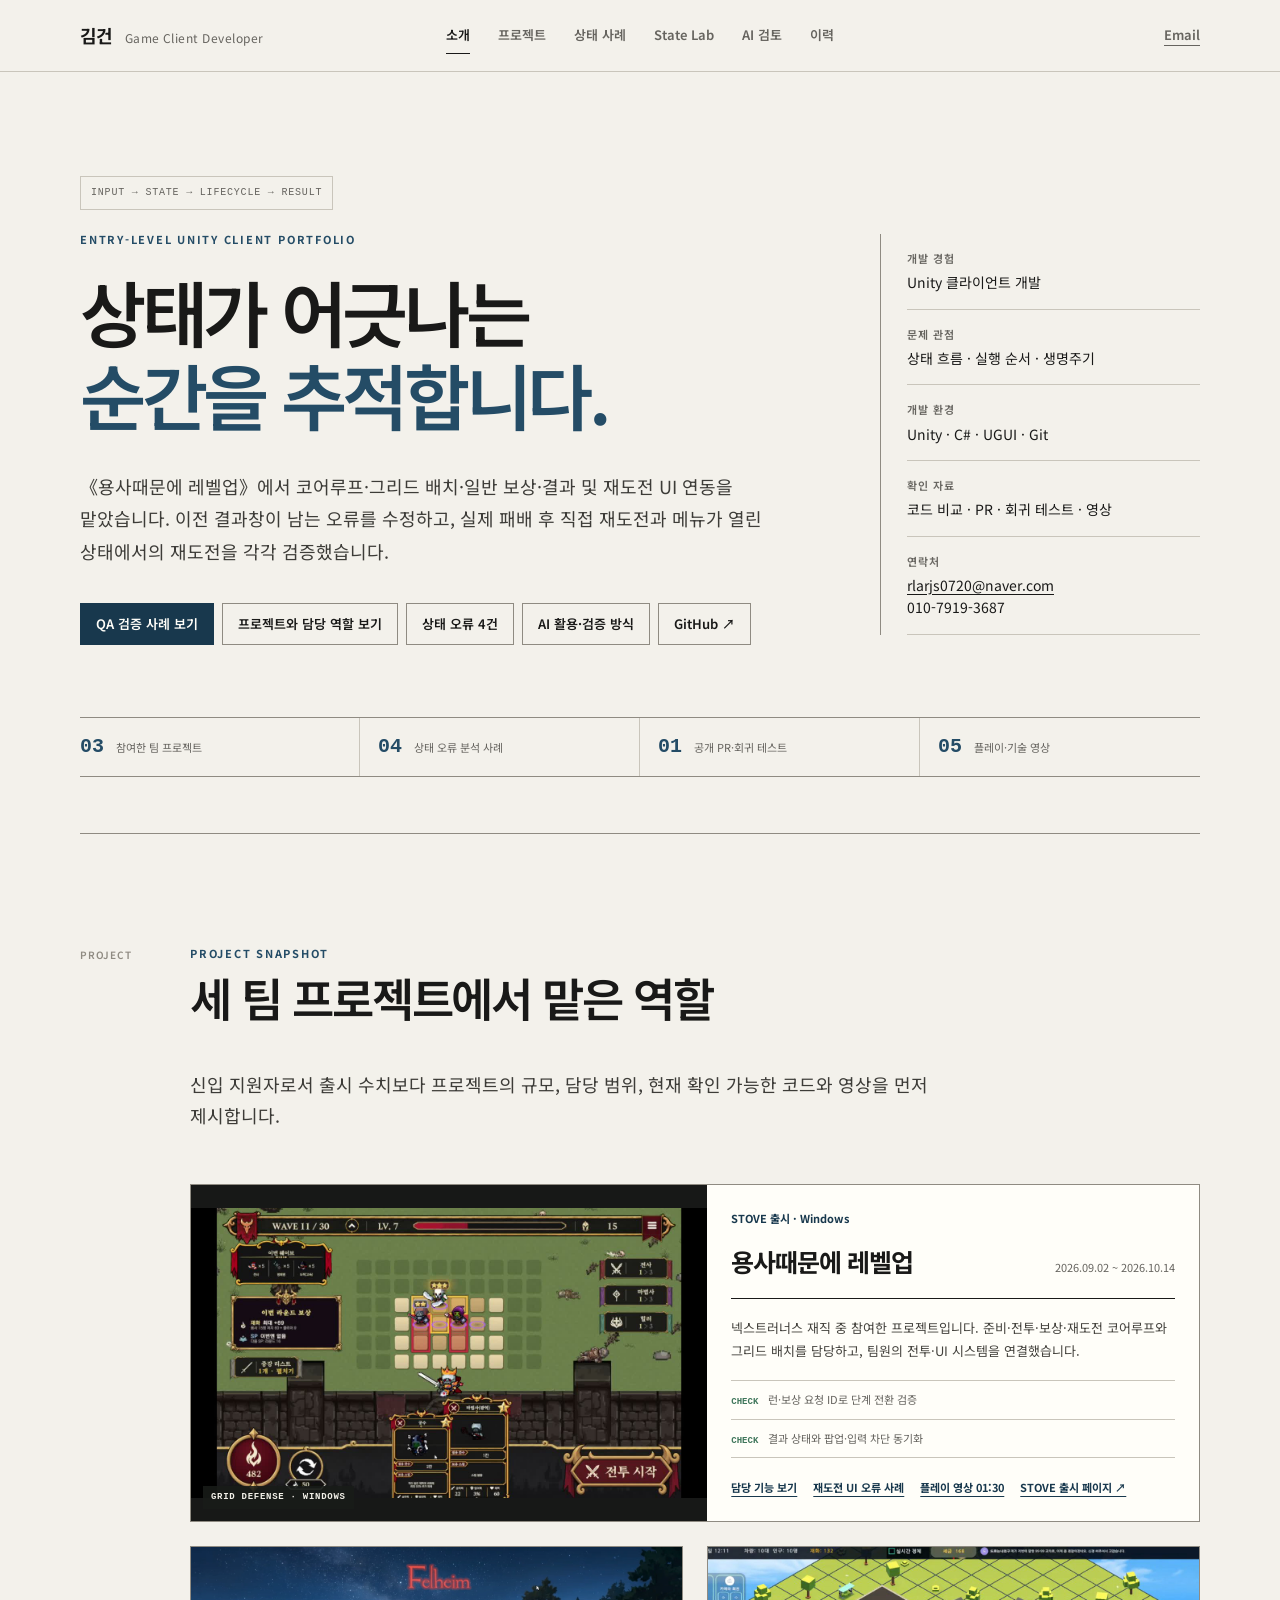
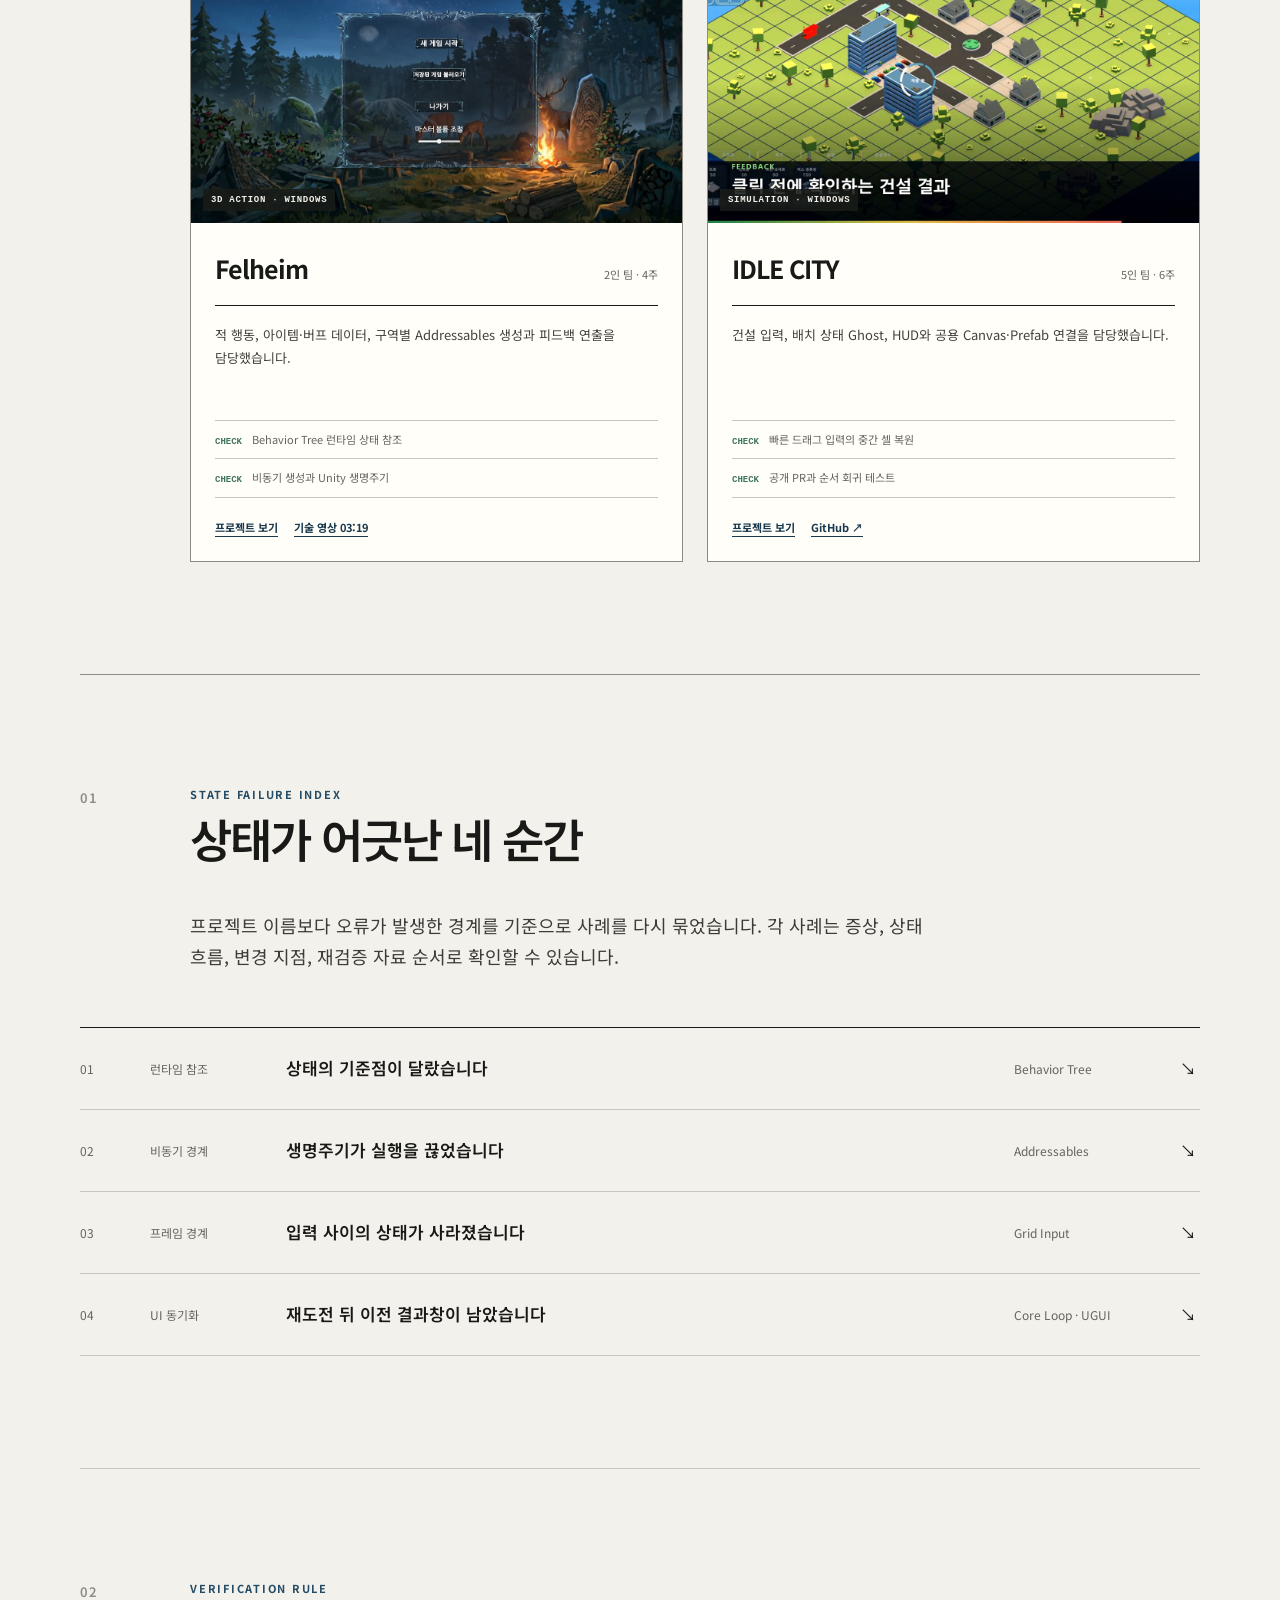
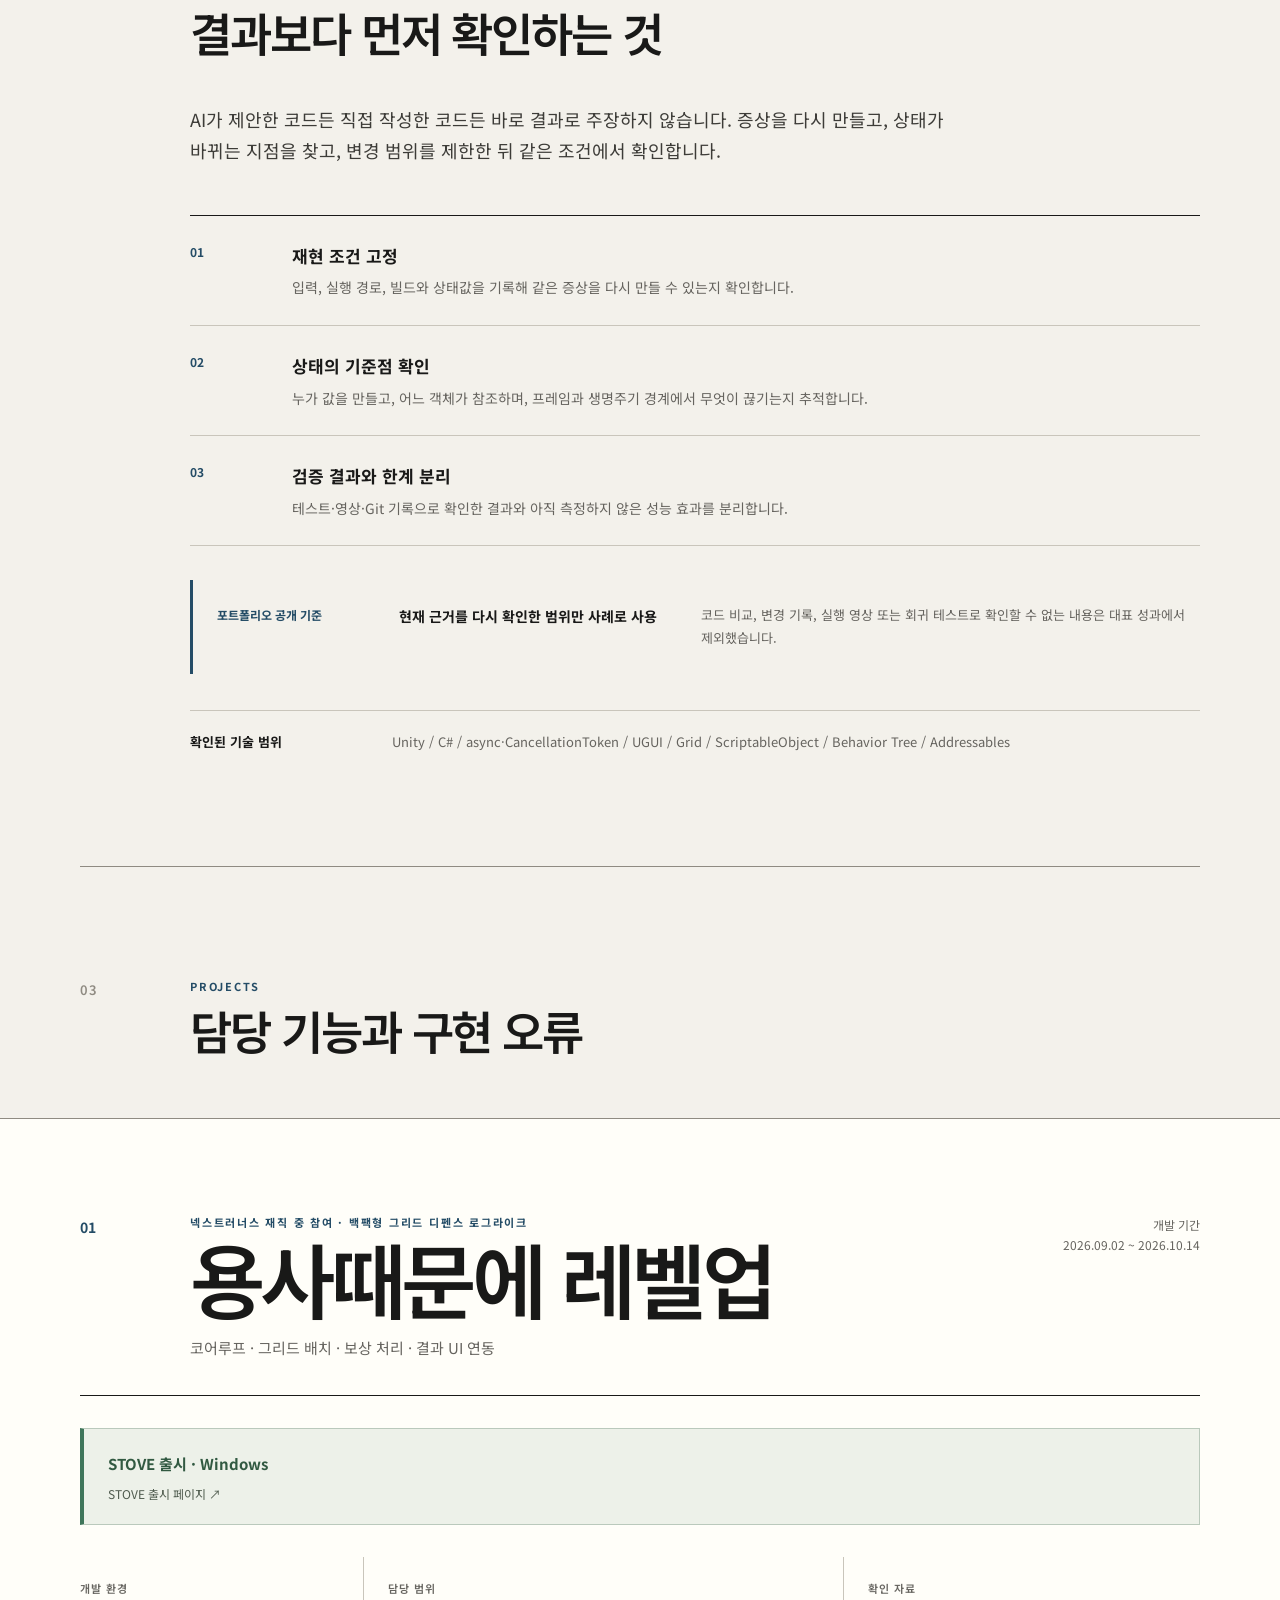
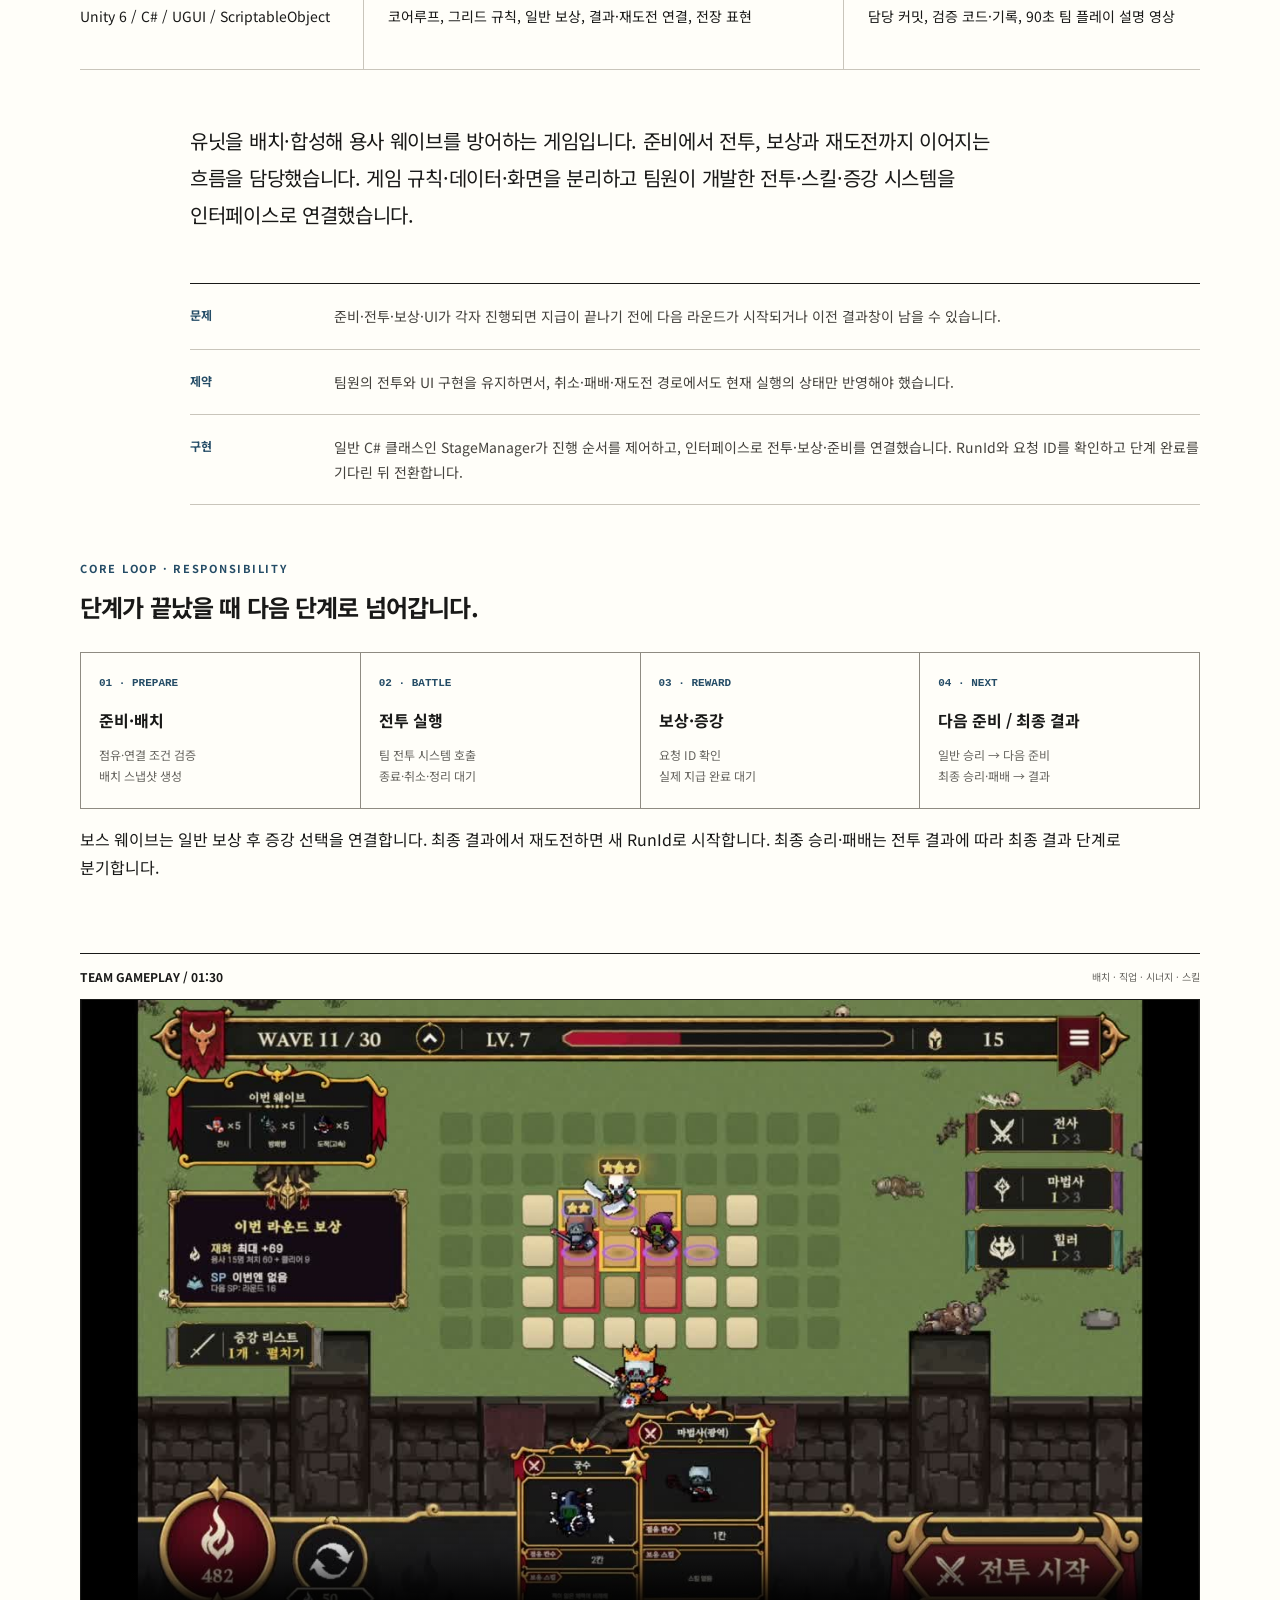
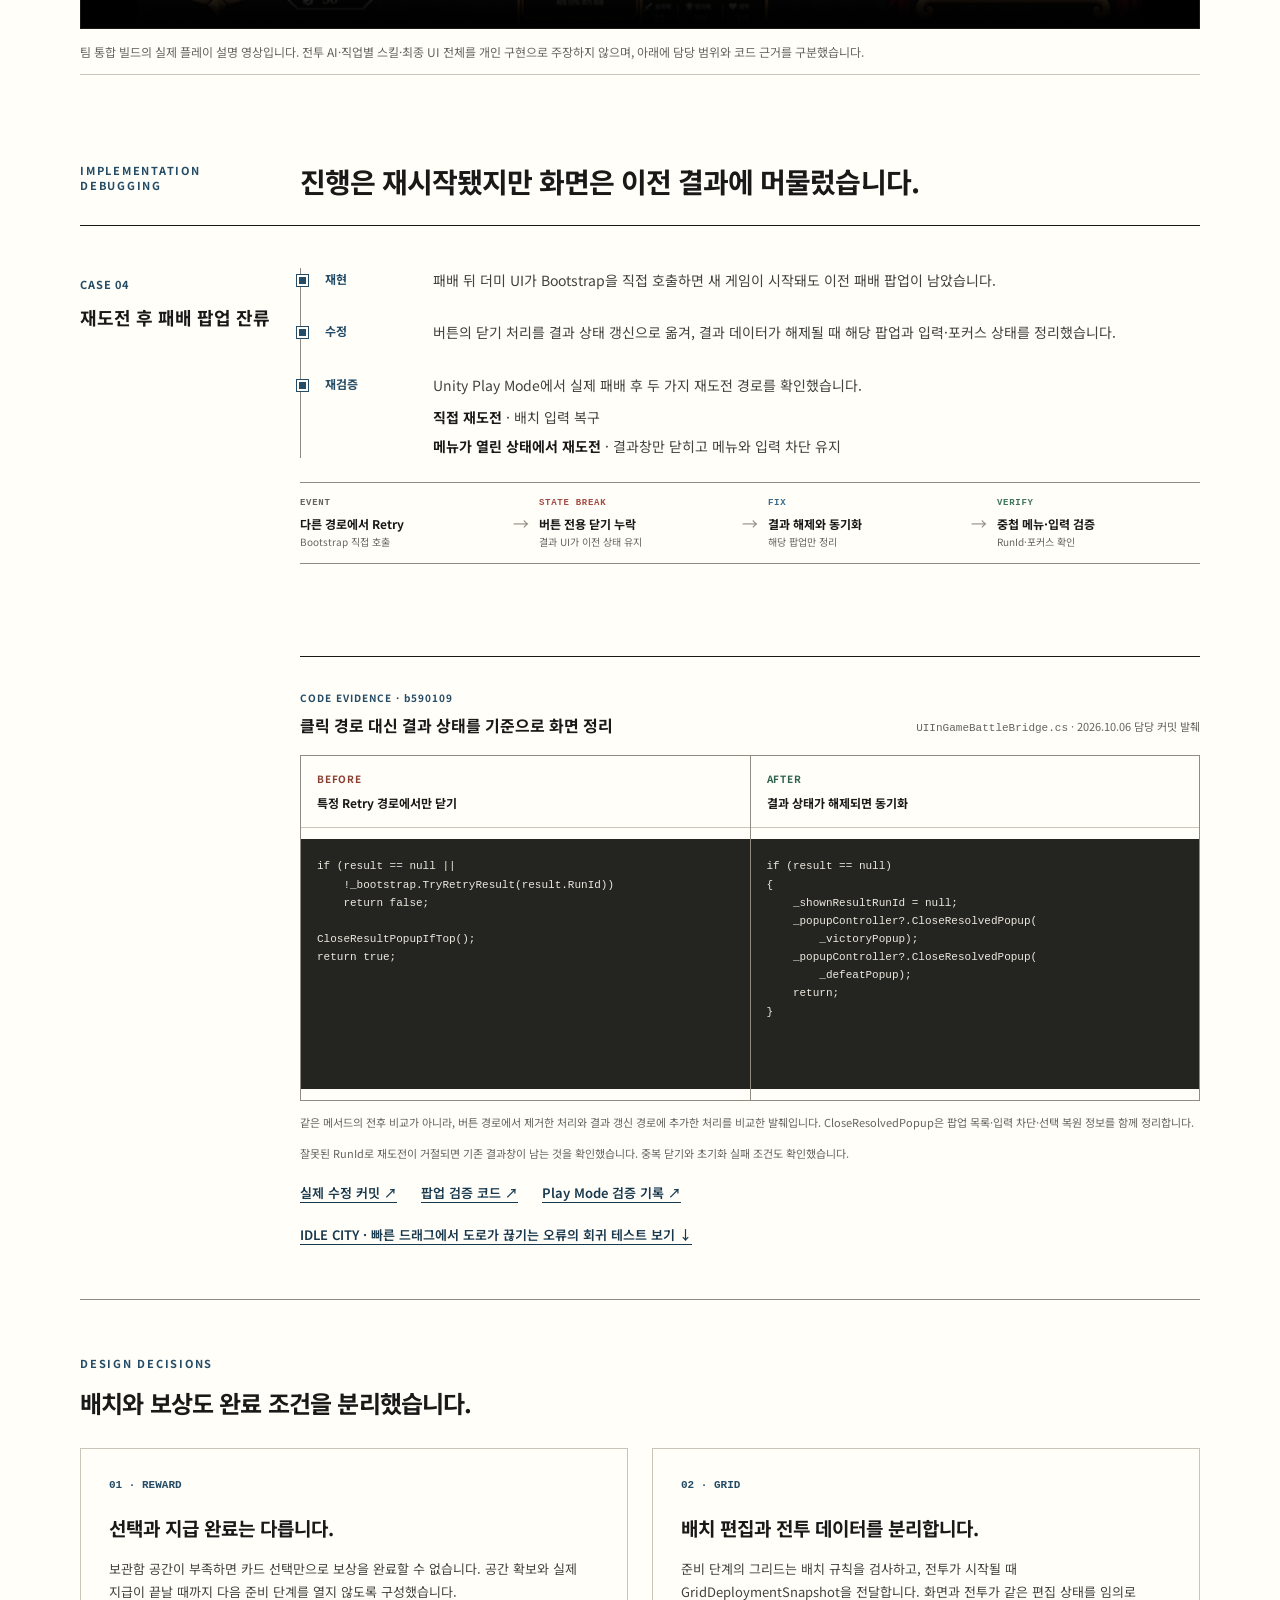
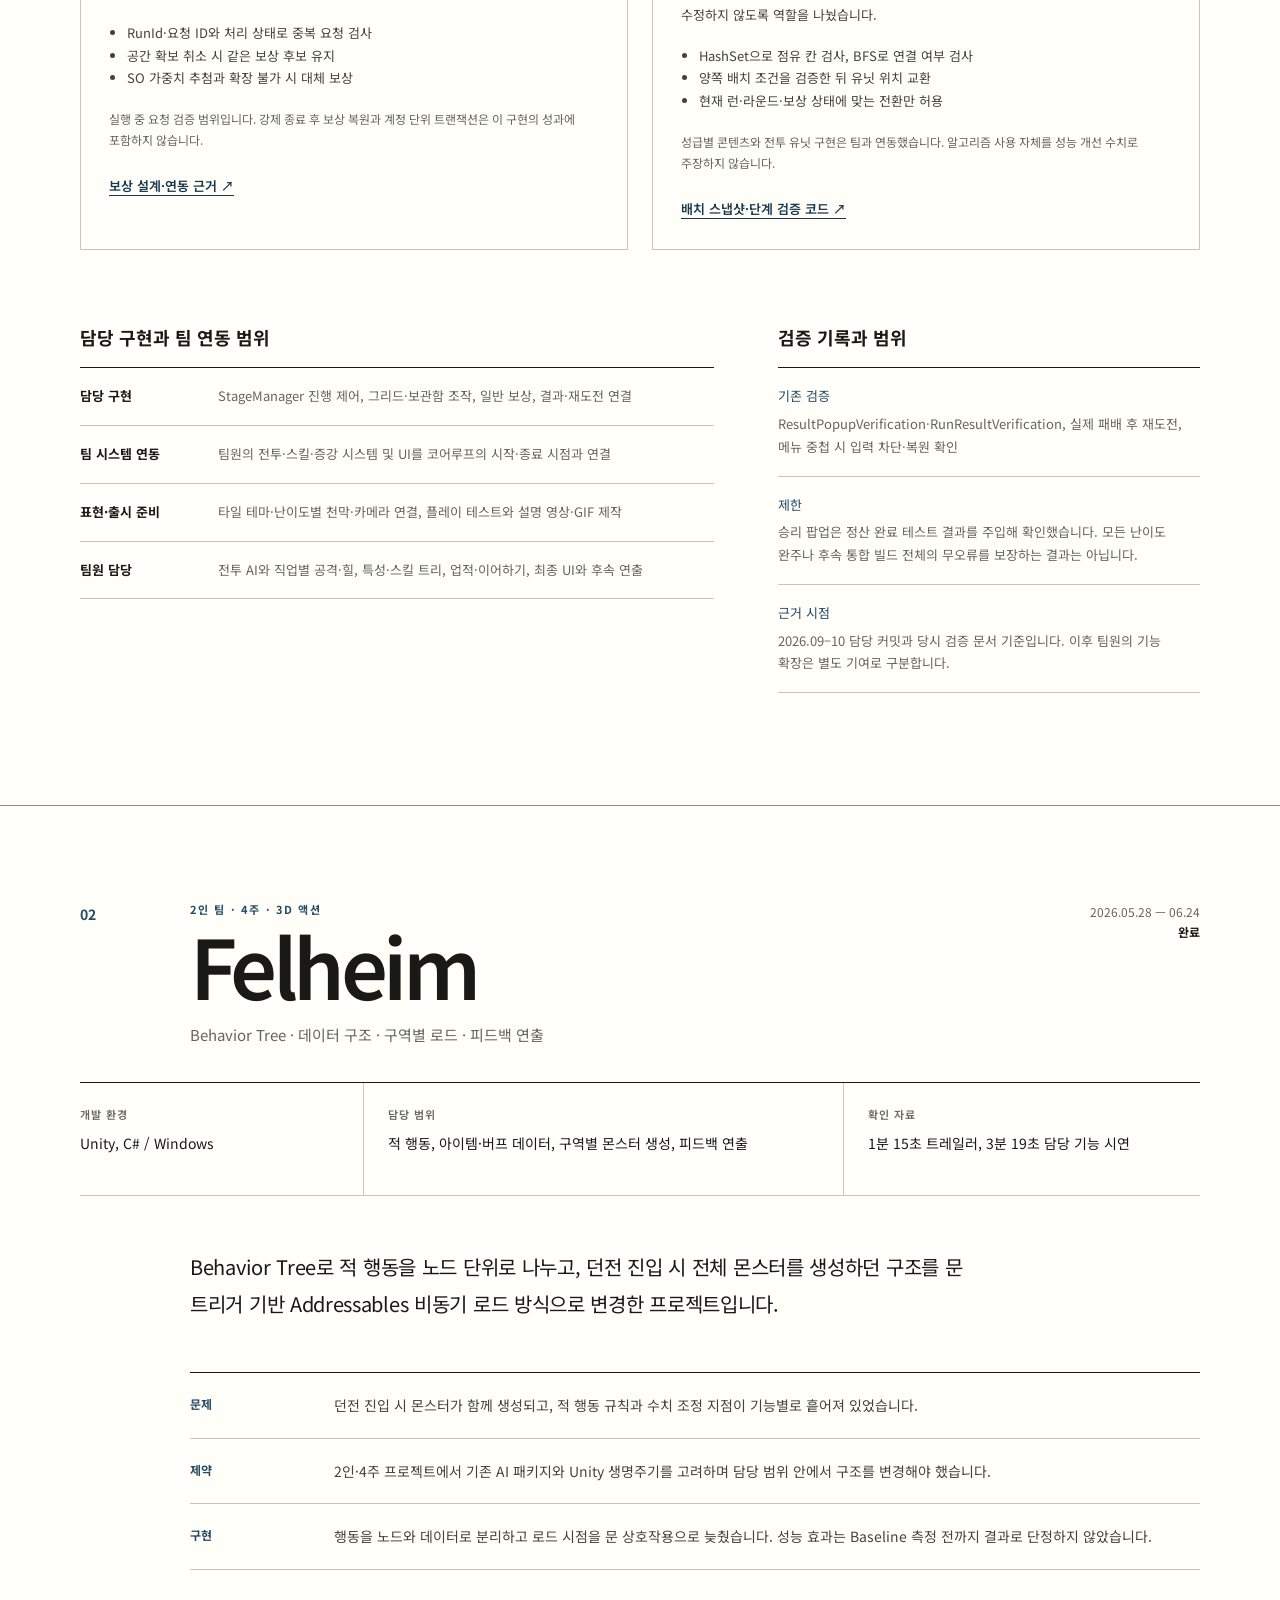
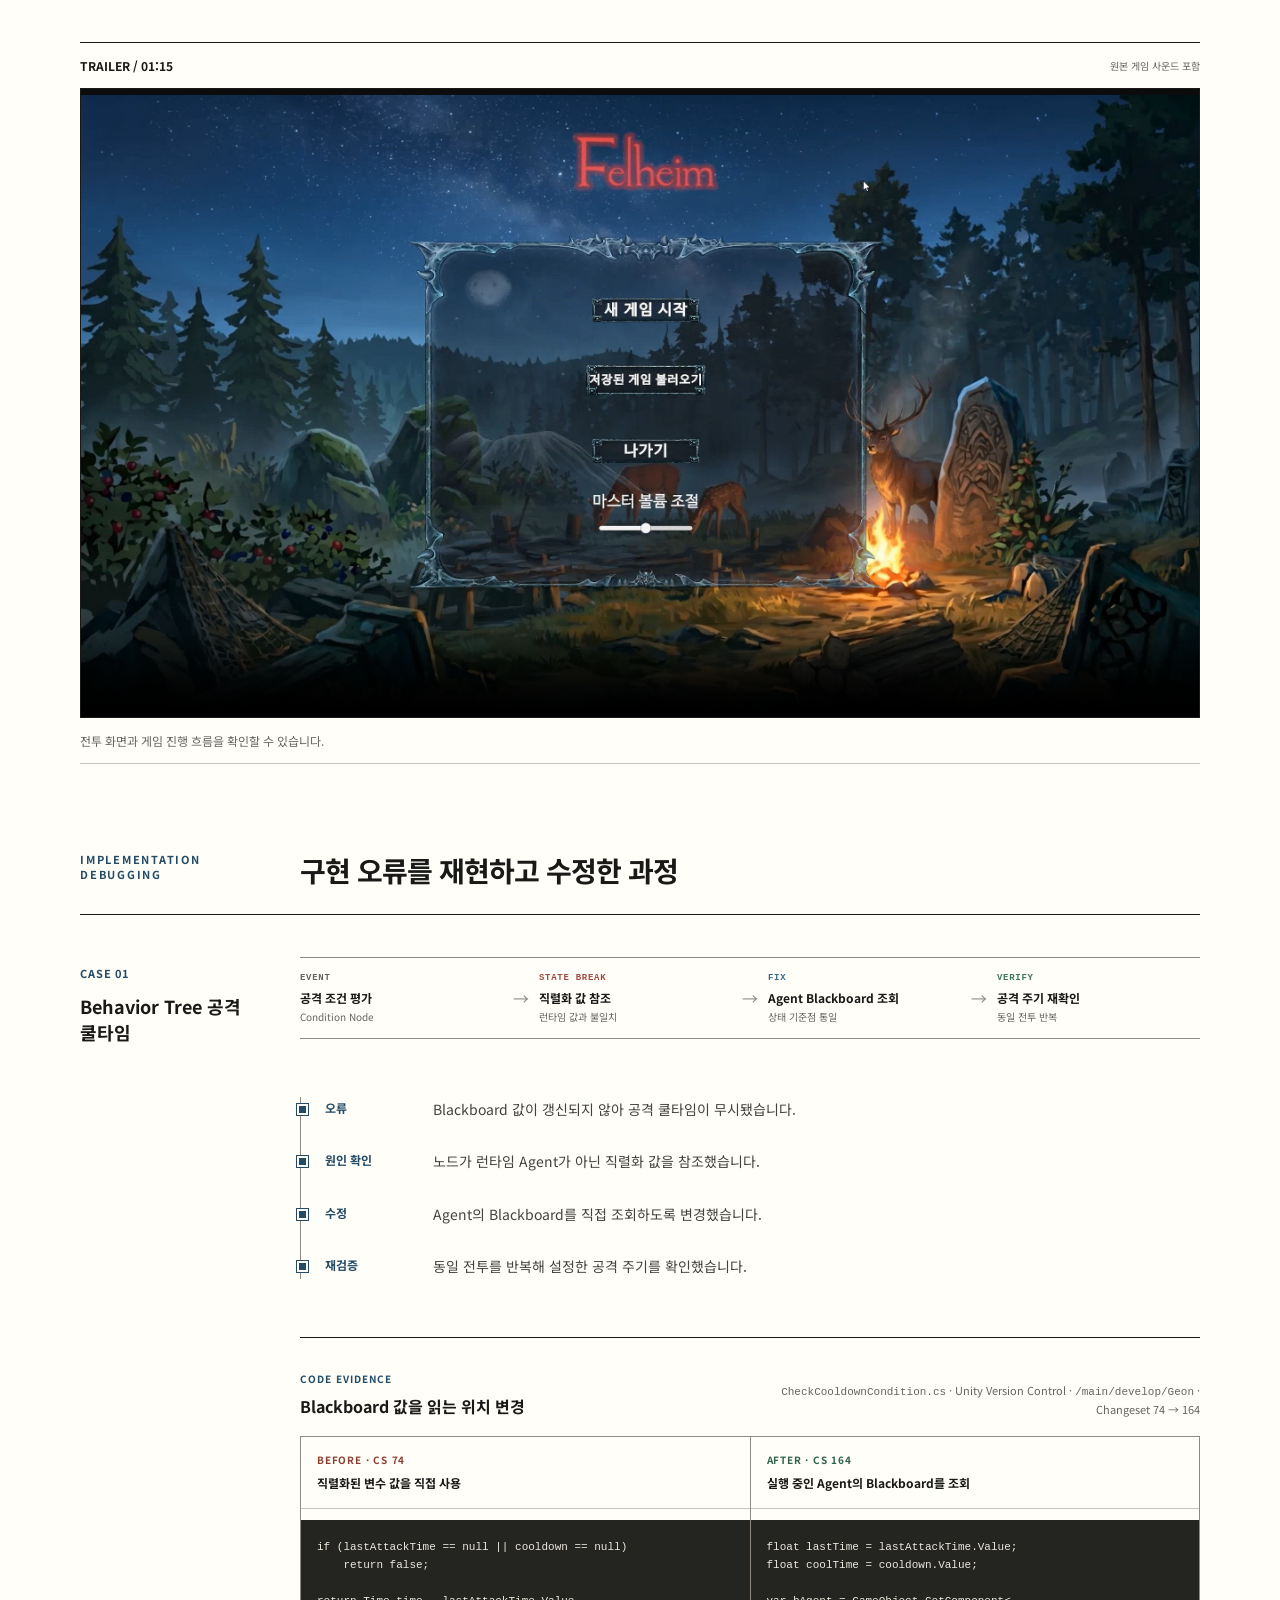
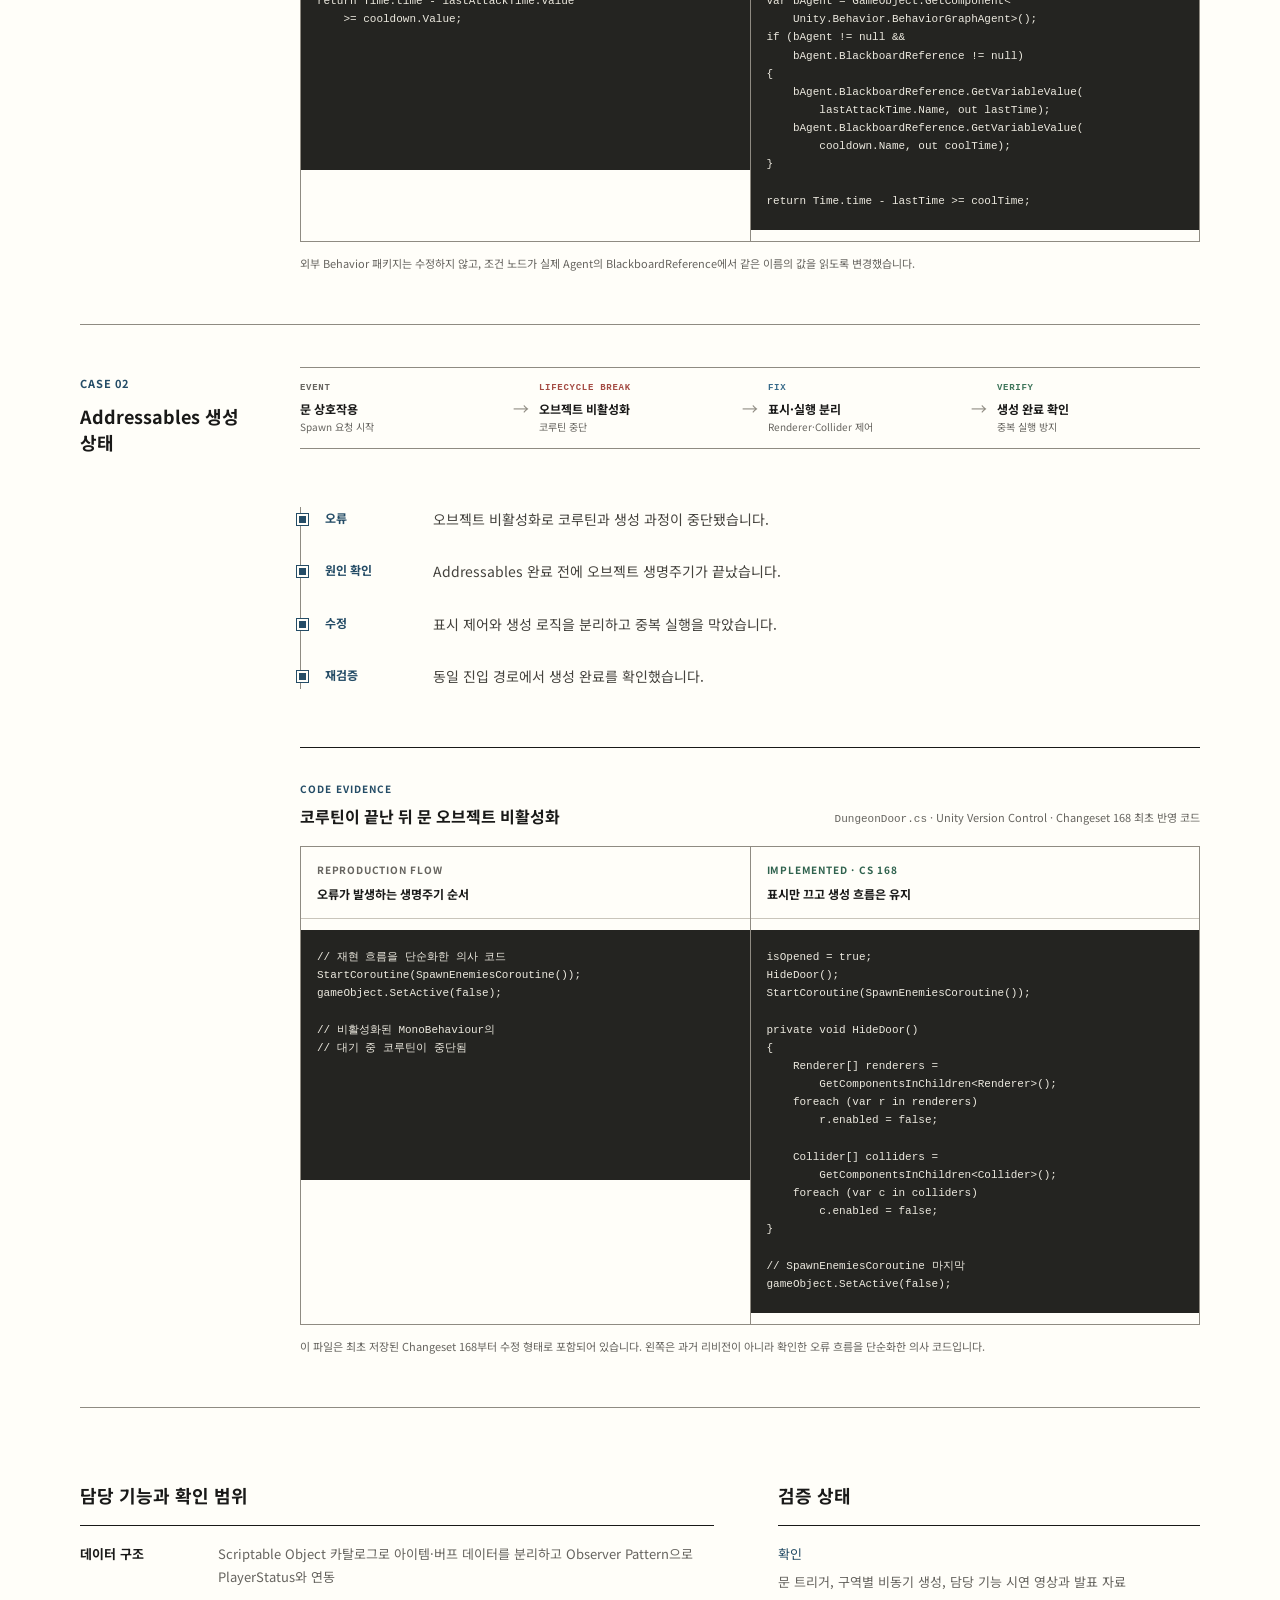
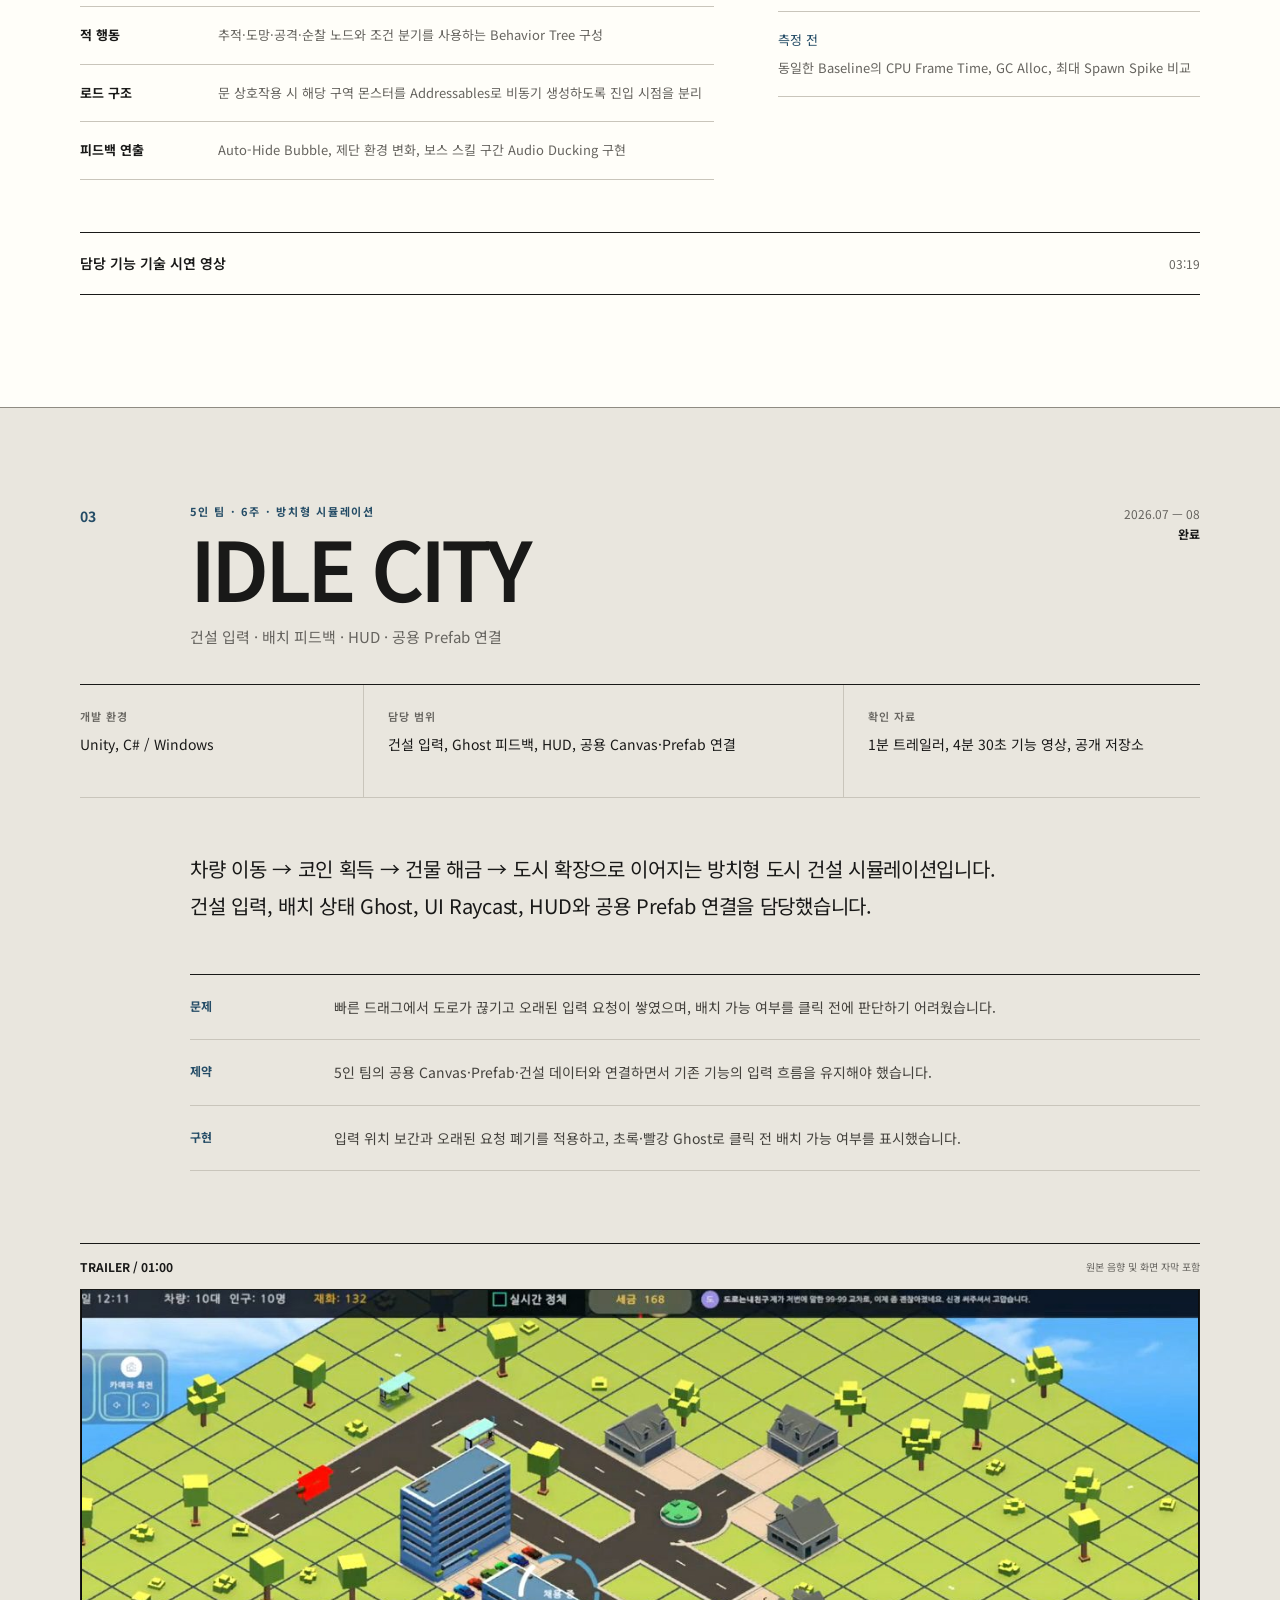
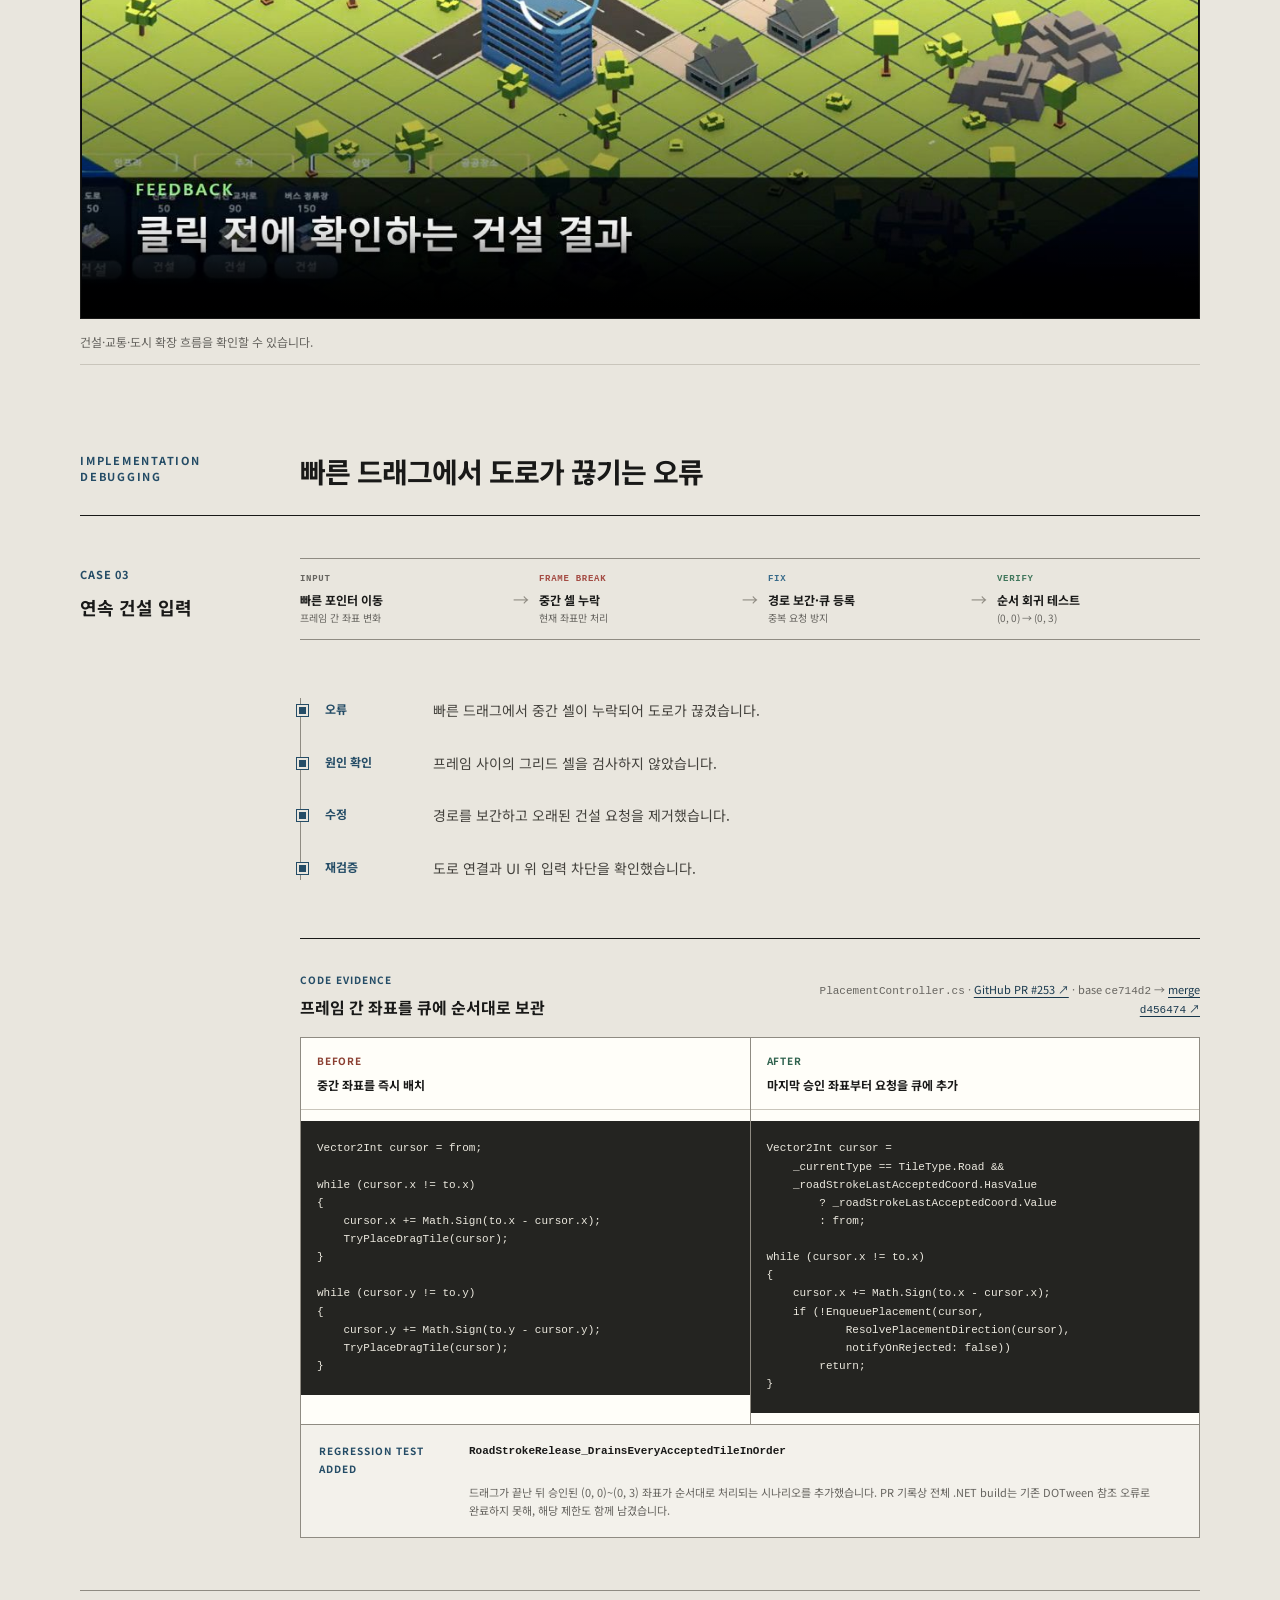
<file: index.html>
<!DOCTYPE html>
<html lang="ko">
<head>
    <meta charset="UTF-8">
    <meta name="viewport" content="width=device-width, initial-scale=1.0">
    <meta name="description" content="프레임 입력, 런타임 상태, 비동기 생명주기처럼 게임의 상태가 어긋나는 지점을 추적하고 검증한 신입 Unity 클라이언트 개발자 김건의 포트폴리오입니다.">
    <meta name="theme-color" content="#f3f1eb">
    <meta property="og:type" content="website">
    <meta property="og:url" content="https://kimgeon-3seven.github.io/geon-portfolio/">
    <meta property="og:title" content="김건 | 신입 Unity 클라이언트 개발자">
    <meta property="og:description" content="상태가 어긋나는 순간을 추적하고 검증한 Unity 클라이언트 개발 포트폴리오">
    <meta property="og:image" content="https://kimgeon-3seven.github.io/geon-portfolio/og.png">
    <meta property="og:image:alt" content="김건 신입 Unity 클라이언트 개발자 포트폴리오 공유 카드">
    <meta name="twitter:card" content="summary_large_image">
    <meta name="twitter:title" content="김건 | 신입 Unity 클라이언트 개발자">
    <meta name="twitter:description" content="상태가 어긋나는 순간을 추적하고 검증한 Unity 클라이언트 개발 포트폴리오">
    <meta name="twitter:image" content="https://kimgeon-3seven.github.io/geon-portfolio/og.png">
    <title>김건 | 신입 Unity 클라이언트 개발 포트폴리오</title>
    <link rel="preconnect" href="https://fonts.googleapis.com">
    <link rel="preconnect" href="https://fonts.gstatic.com" crossorigin>
    <link href="https://fonts.googleapis.com/css2?family=Noto+Sans+KR:wght@400;500;600;700&display=swap" rel="stylesheet">
    <link rel="stylesheet" href="style.css">
</head>
<body>
    <a class="skip-link" href="#main-content">본문으로 바로가기</a>

    <header class="site-header" id="navbar">
        <div class="header-inner">
            <a class="site-id" href="#about" aria-label="김건 포트폴리오 첫 화면">
                <strong>김건</strong>
                <span>Game Client Developer</span>
            </a>
            <nav class="main-nav" aria-label="주요 메뉴">
                <a href="#about" data-section-link="about">소개</a>
                <a href="#project-overview" data-section-link="project-overview">프로젝트</a>
                <a href="#evidence-index" data-section-link="evidence-index">상태 사례</a>
                <a href="#state-lab" data-section-link="state-lab">State Lab</a>
                <a href="#ai-workflow" data-section-link="ai-workflow">AI 검토</a>
                <a href="#education" data-section-link="education">이력</a>
            </nav>
            <a class="text-link header-mail" href="mailto:rlarjs0720@naver.com">Email</a>
        </div>
    </header>

    <main id="main-content">
        <section id="about" class="intro section-shell">
            <div class="intro-main">
                <p class="eyebrow">ENTRY-LEVEL UNITY CLIENT PORTFOLIO</p>
                <h1>상태가 어긋나는<br><em>순간을 추적합니다.</em></h1>
                <p class="intro-summary">《용사때문에 레벨업》에서 코어루프·그리드 배치·일반 보상·결과 및 재도전 UI 연동을 맡았습니다. 이전 결과창이 남는 오류를 수정하고, 실제 패배 후 직접 재도전과 메뉴가 열린 상태에서의 재도전을 각각 검증했습니다.</p>
                <div class="intro-links" aria-label="주요 링크">
                    <a class="button button-primary" href="#castle-case-retry">QA 검증 사례 보기</a>
                    <a class="button" href="#project-overview">프로젝트와 담당 역할 보기</a>
                    <a class="button" href="#evidence-index">상태 오류 4건</a>
                    <a class="button" href="#ai-workflow">AI 활용·검증 방식</a>
                    <a class="button" href="https://github.com/kimgeon-3seven" target="_blank" rel="noopener noreferrer">GitHub ↗</a>
                </div>
            </div>

            <aside class="intro-facts" aria-label="지원자 정보">
                <dl>
                    <div><dt>개발 경험</dt><dd>Unity 클라이언트 개발</dd></div>
                    <div><dt>문제 관점</dt><dd>상태 흐름 · 실행 순서 · 생명주기</dd></div>
                    <div><dt>개발 환경</dt><dd>Unity · C# · UGUI · Git</dd></div>
                    <div><dt>확인 자료</dt><dd>코드 비교 · PR · 회귀 테스트 · 영상</dd></div>
                    <div><dt>연락처</dt><dd><a href="mailto:rlarjs0720@naver.com">rlarjs0720@naver.com</a><br>010-7919-3687</dd></div>
                </dl>
            </aside>
            <dl class="intro-proof" aria-label="확인 가능한 프로젝트 근거">
                <div><dt>03</dt><dd>참여한 팀 프로젝트</dd></div>
                <div><dt>04</dt><dd>상태 오류 분석 사례</dd></div>
                <div><dt>01</dt><dd>공개 PR·회귀 테스트</dd></div>
                <div><dt>05</dt><dd>플레이·기술 영상</dd></div>
            </dl>
        </section>

        <section id="project-overview" class="section-shell project-overview" aria-labelledby="project-overview-title">
            <header class="section-title compact-title">
                <p class="section-number">PROJECT</p>
                <div><p class="eyebrow">PROJECT SNAPSHOT</p><h2 id="project-overview-title">세 팀 프로젝트에서 맡은 역할</h2></div>
            </header>
            <p class="section-intro">신입 지원자로서 출시 수치보다 프로젝트의 규모, 담당 범위, 현재 확인 가능한 코드와 영상을 먼저 제시합니다.</p>
            <div class="project-snapshot-grid">
                <article class="snapshot-featured">
                    <a class="snapshot-media" href="#castle-defense" aria-label="용사때문에 레벨업 담당 기능과 사례로 이동">
                        <img src="assets/images/castle-defense-preview.jpg" width="1280" height="720" loading="lazy" alt="용사때문에 레벨업의 준비 화면. 그리드 위 유닛과 보관함 카드를 배치하는 장면">
                        <span>GRID DEFENSE · WINDOWS</span>
                    </a>
                    <div class="snapshot-copy">
                        <p class="release-status">STOVE 출시 · Windows</p>
                        <div class="snapshot-heading"><h3>용사때문에 레벨업</h3><p>2026.09.02 ~ 2026.10.14</p></div>
                        <p>넥스트러너스 재직 중 참여한 프로젝트입니다. 준비·전투·보상·재도전 코어루프와 그리드 배치를 담당하고, 팀원의 전투·UI 시스템을 연결했습니다.</p>
                        <ul><li>런·보상 요청 ID로 단계 전환 검증</li><li>결과 상태와 팝업·입력 차단 동기화</li></ul>
                        <div class="snapshot-actions"><a href="#castle-defense">담당 기능 보기</a><a href="#castle-case-retry">재도전 UI 오류 사례</a><a href="#castle-gameplay">플레이 영상 01:30</a><a href="https://store.onstove.com/ko/games/106167" target="_blank" rel="noopener noreferrer">STOVE 출시 페이지 ↗</a></div>
                    </div>
                </article>
                <article>
                    <a class="snapshot-media" href="#felheim" aria-label="Felheim 상세 사례로 이동">
                        <img src="felheim_intro.png" alt="Felheim 전투 장면">
                        <span>3D ACTION · WINDOWS</span>
                    </a>
                    <div class="snapshot-copy">
                        <div class="snapshot-heading"><h3>Felheim</h3><p>2인 팀 · 4주</p></div>
                        <p>적 행동, 아이템·버프 데이터, 구역별 Addressables 생성과 피드백 연출을 담당했습니다.</p>
                        <ul>
                            <li>Behavior Tree 런타임 상태 참조</li>
                            <li>비동기 생성과 Unity 생명주기</li>
                        </ul>
                        <div class="snapshot-actions"><a href="#felheim">프로젝트 보기</a><a href="#felheim-tech-video">기술 영상 03:19</a></div>
                    </div>
                </article>
                <article>
                    <a class="snapshot-media" href="#idle-city" aria-label="IDLE CITY 상세 사례로 이동">
                        <img src="assets/images/idle-city-build-preview.jpg" alt="IDLE CITY 건설 화면">
                        <span>SIMULATION · WINDOWS</span>
                    </a>
                    <div class="snapshot-copy">
                        <div class="snapshot-heading"><h3>IDLE CITY</h3><p>5인 팀 · 6주</p></div>
                        <p>건설 입력, 배치 상태 Ghost, HUD와 공용 Canvas·Prefab 연결을 담당했습니다.</p>
                        <ul>
                            <li>빠른 드래그 입력의 중간 셀 복원</li>
                            <li>공개 PR과 순서 회귀 테스트</li>
                        </ul>
                        <div class="snapshot-actions"><a href="#idle-city">프로젝트 보기</a><a href="https://github.com/hjh8874/GreenLight" target="_blank" rel="noopener noreferrer">GitHub ↗</a></div>
                    </div>
                </article>
            </div>
        </section>

        <section id="evidence-index" class="section-shell evidence-index" aria-labelledby="evidence-index-title">
            <header class="section-title">
                <p class="section-number">01</p>
                <div><p class="eyebrow">STATE FAILURE INDEX</p><h2 id="evidence-index-title">상태가 어긋난 네 순간</h2></div>
            </header>
            <p class="section-intro">프로젝트 이름보다 오류가 발생한 경계를 기준으로 사례를 다시 묶었습니다. 각 사례는 증상, 상태 흐름, 변경 지점, 재검증 자료 순서로 확인할 수 있습니다.</p>
            <div class="case-index-list">
                <a href="#felheim-case-cooldown"><span class="case-no">01</span><span class="case-project">런타임 참조</span><strong>상태의 기준점이 달랐습니다</strong><span class="case-tech">Behavior Tree</span><span aria-hidden="true">↘</span></a>
                <a href="#felheim-case-addressables"><span class="case-no">02</span><span class="case-project">비동기 경계</span><strong>생명주기가 실행을 끊었습니다</strong><span class="case-tech">Addressables</span><span aria-hidden="true">↘</span></a>
                <a href="#idle-case-drag"><span class="case-no">03</span><span class="case-project">프레임 경계</span><strong>입력 사이의 상태가 사라졌습니다</strong><span class="case-tech">Grid Input</span><span aria-hidden="true">↘</span></a>
                <a href="#castle-case-retry"><span class="case-no">04</span><span class="case-project">UI 동기화</span><strong>재도전 뒤 이전 결과창이 남았습니다</strong><span class="case-tech">Core Loop · UGUI</span><span aria-hidden="true">↘</span></a>
            </div>
        </section>

        <section id="evidence" class="section-shell method" aria-labelledby="method-title">
            <header class="section-title">
                <p class="section-number">02</p>
                <div><p class="eyebrow">VERIFICATION RULE</p><h2 id="method-title">결과보다 먼저 확인하는 것</h2></div>
            </header>
            <p class="section-intro">AI가 제안한 코드든 직접 작성한 코드든 바로 결과로 주장하지 않습니다. 증상을 다시 만들고, 상태가 바뀌는 지점을 찾고, 변경 범위를 제한한 뒤 같은 조건에서 확인합니다.</p>
            <ol class="method-list">
                <li><span>01</span><div><strong>재현 조건 고정</strong><p>입력, 실행 경로, 빌드와 상태값을 기록해 같은 증상을 다시 만들 수 있는지 확인합니다.</p></div></li>
                <li><span>02</span><div><strong>상태의 기준점 확인</strong><p>누가 값을 만들고, 어느 객체가 참조하며, 프레임과 생명주기 경계에서 무엇이 끊기는지 추적합니다.</p></div></li>
                <li><span>03</span><div><strong>검증 결과와 한계 분리</strong><p>테스트·영상·Git 기록으로 확인한 결과와 아직 측정하지 않은 성능 효과를 분리합니다.</p></div></li>
            </ol>
            <div class="role-note">
                <div class="role-view"><span>포트폴리오 공개 기준</span><strong>현재 근거를 다시 확인한 범위만 사례로 사용</strong><p>코드 비교, 변경 기록, 실행 영상 또는 회귀 테스트로 확인할 수 없는 내용은 대표 성과에서 제외했습니다.</p></div>
            </div>
            <p class="skill-line"><strong>확인된 기술 범위</strong><span>Unity / C# / async·CancellationToken / UGUI / Grid / ScriptableObject / Behavior Tree / Addressables</span></p>
        </section>

        <section id="projects" class="projects">
            <header class="projects-intro section-shell">
                <p class="section-number">03</p>
                <div><p class="eyebrow">PROJECTS</p><h2>담당 기능과 구현 오류</h2></div>
            </header>


            <article id="castle-defense" class="project chapter castle-chapter" aria-labelledby="castle-title">
                <div class="section-shell">
                    <header class="project-header">
                        <div class="project-number">01</div>
                        <div class="project-heading"><p class="eyebrow">넥스트러너스 재직 중 참여 · 백팩형 그리드 디펜스 로그라이크</p><h3 id="castle-title">용사때문에 레벨업</h3><p>코어루프 · 그리드 배치 · 보상 처리 · 결과 UI 연동</p></div>
                        <p class="project-period">개발 기간<br>2026.09.02 ~ 2026.10.14</p>
                    </header>
                    <div class="release-note"><strong>STOVE 출시 · Windows</strong><p><a href="https://store.onstove.com/ko/games/106167" target="_blank" rel="noopener noreferrer">STOVE 출시 페이지 ↗</a></p></div>
                    <dl class="project-meta" aria-label="용사때문에 레벨업 프로젝트 정보">
                        <div><dt>개발 환경</dt><dd>Unity 6 / C# / UGUI / ScriptableObject</dd></div>
                        <div><dt>담당 범위</dt><dd>코어루프, 그리드 규칙, 일반 보상, 결과·재도전 연결, 전장 표현</dd></div>
                        <div><dt>확인 자료</dt><dd>담당 커밋, 검증 코드·기록, 90초 팀 플레이 설명 영상</dd></div>
                    </dl>
                    <p class="project-summary">유닛을 배치·합성해 용사 웨이브를 방어하는 게임입니다. 준비에서 전투, 보상과 재도전까지 이어지는 흐름을 담당했습니다. 게임 규칙·데이터·화면을 분리하고 팀원이 개발한 전투·스킬·증강 시스템을 인터페이스로 연결했습니다.</p>
                    <div class="decision-table" aria-label="코어루프 설계 결정">
                        <div><span>문제</span><p>준비·전투·보상·UI가 각자 진행되면 지급이 끝나기 전에 다음 라운드가 시작되거나 이전 결과창이 남을 수 있습니다.</p></div>
                        <div><span>제약</span><p>팀원의 전투와 UI 구현을 유지하면서, 취소·패배·재도전 경로에서도 현재 실행의 상태만 반영해야 했습니다.</p></div>
                        <div><span>구현</span><p>일반 C# 클래스인 StageManager가 진행 순서를 제어하고, 인터페이스로 전투·보상·준비를 연결했습니다. RunId와 요청 ID를 확인하고 단계 완료를 기다린 뒤 전환합니다.</p></div>
                    </div>
                    <section class="castle-flow" aria-labelledby="castle-flow-title">
                        <p class="eyebrow">CORE LOOP · RESPONSIBILITY</p><h4 id="castle-flow-title">단계가 끝났을 때 다음 단계로 넘어갑니다.</h4>
                        <ol><li><span>01 · PREPARE</span><strong>준비·배치</strong><p>점유·연결 조건 검증<br>배치 스냅샷 생성</p></li><li><span>02 · BATTLE</span><strong>전투 실행</strong><p>팀 전투 시스템 호출<br>종료·취소·정리 대기</p></li><li><span>03 · REWARD</span><strong>보상·증강</strong><p>요청 ID 확인<br>실제 지급 완료 대기</p></li><li><span>04 · NEXT</span><strong>다음 준비 / 최종 결과</strong><p>일반 승리 → 다음 준비<br>최종 승리·패배 → 결과</p></li></ol>
                        <p class="note">보스 웨이브는 일반 보상 후 증강 선택을 연결합니다. 최종 결과에서 재도전하면 새 RunId로 시작합니다. 최종 승리·패배는 전투 결과에 따라 최종 결과 단계로 분기합니다.</p>
                    </section>
                    <figure id="castle-gameplay" class="media-block">
                        <div class="media-heading"><span>TEAM GAMEPLAY / 01:30</span><small>배치 · 직업 · 시너지 · 스킬</small></div>
                        <video controls playsinline preload="none" poster="assets/images/castle-defense-preview.jpg" aria-label="용사때문에 레벨업 90초 플레이 설명 영상"><source src="assets/videos/castle-defense-gameplay.mp4" type="video/mp4">브라우저에서 영상을 재생할 수 없습니다.</video>
                        <figcaption>팀 통합 빌드의 실제 플레이 설명 영상입니다. 전투 AI·직업별 스킬·최종 UI 전체를 개인 구현으로 주장하지 않으며, 아래에 담당 범위와 코드 근거를 구분했습니다.</figcaption>
                    </figure>
                    <section class="debug-section" aria-labelledby="castle-debug-title">
                        <header><p class="eyebrow">IMPLEMENTATION DEBUGGING</p><h4 id="castle-debug-title">진행은 재시작됐지만 화면은 이전 결과에 머물렀습니다.</h4></header>
                        <article id="castle-case-retry" class="debug-case">
                            <div class="debug-case-title"><span>CASE 04</span><h5>재도전 후 패배 팝업 잔류</h5></div>
                            <ol class="debug-steps" aria-label="재현·수정·재검증 요약">
                                <li><span>재현</span><p>패배 뒤 더미 UI가 Bootstrap을 직접 호출하면 새 게임이 시작돼도 이전 패배 팝업이 남았습니다.</p></li>
                                <li><span>수정</span><p>버튼의 닫기 처리를 결과 상태 갱신으로 옮겨, 결과 데이터가 해제될 때 해당 팝업과 입력·포커스 상태를 정리했습니다.</p></li>
                                <li><span>재검증</span><div>
                                    <p>Unity Play Mode에서 실제 패배 후 두 가지 재도전 경로를 확인했습니다.</p>
                                    <div class="retry-checks">
                                        <p><strong>직접 재도전</strong> · 배치 입력 복구</p>
                                        <p><strong>메뉴가 열린 상태에서 재도전</strong> · 결과창만 닫히고 메뉴와 입력 차단 유지</p>
                                    </div>
                                </div></li>
                            </ol>
                            <div class="case-state-map" aria-label="재도전 UI 동기화 오류와 수정 흐름">
                                <div data-stage="event"><span>EVENT</span><strong>다른 경로에서 Retry</strong><small>Bootstrap 직접 호출</small></div><i aria-hidden="true">→</i>
                                <div data-stage="break"><span>STATE BREAK</span><strong>버튼 전용 닫기 누락</strong><small>결과 UI가 이전 상태 유지</small></div><i aria-hidden="true">→</i>
                                <div data-stage="fix"><span>FIX</span><strong>결과 해제와 동기화</strong><small>해당 팝업만 정리</small></div><i aria-hidden="true">→</i>
                                <div data-stage="verify"><span>VERIFY</span><strong>중첩 메뉴·입력 검증</strong><small>RunId·포커스 확인</small></div>
                            </div>
                            <section class="source-proof" aria-labelledby="castle-retry-code-title">
                                <header class="source-proof-header"><div><span>CODE EVIDENCE · b590109</span><h6 id="castle-retry-code-title">클릭 경로 대신 결과 상태를 기준으로 화면 정리</h6></div><p><code>UIInGameBattleBridge.cs</code> · 2026.10.06 담당 커밋 발췌</p></header>
                                <div class="source-compare">
                                    <figure class="source-pane"><figcaption><span>BEFORE</span><strong>특정 Retry 경로에서만 닫기</strong></figcaption><pre><code>if (result == null ||
    !_bootstrap.TryRetryResult(result.RunId))
    return false;

CloseResultPopupIfTop();
return true;</code></pre></figure>
                                    <figure class="source-pane source-pane-after"><figcaption><span>AFTER</span><strong>결과 상태가 해제되면 동기화</strong></figcaption><pre><code>if (result == null)
{
    _shownResultRunId = null;
    _popupController?.CloseResolvedPopup(
        _victoryPopup);
    _popupController?.CloseResolvedPopup(
        _defeatPopup);
    return;
}</code></pre></figure>
                                </div>
                                <p class="source-note">같은 메서드의 전후 비교가 아니라, 버튼 경로에서 제거한 처리와 결과 갱신 경로에 추가한 처리를 비교한 발췌입니다. CloseResolvedPopup은 팝업 목록·입력 차단·선택 복원 정보를 함께 정리합니다.</p>
                                <p class="source-note">잘못된 RunId로 재도전이 거절되면 기존 결과창이 남는 것을 확인했습니다. 중복 닫기와 초기화 실패 조건도 확인했습니다.</p>
                                <div class="castle-evidence-links"><a href="https://github.com/OZ-GAME-LAB/OZGL2_1/commit/b590109b6304a40cafeb664fd52e78e1376f9ba2" target="_blank" rel="noopener noreferrer">실제 수정 커밋 ↗</a><a href="https://github.com/OZ-GAME-LAB/OZGL2_1/blob/b590109b6304a40cafeb664fd52e78e1376f9ba2/Assets/_Project/Scripts/Core/InGame/Editor/ResultPopupVerification.cs" target="_blank" rel="noopener noreferrer">팝업 검증 코드 ↗</a><a href="https://github.com/OZ-GAME-LAB/OZGL2_1/blob/b590109b6304a40cafeb664fd52e78e1376f9ba2/Docs/OutdoorBattlefield-Camps-81.md" target="_blank" rel="noopener noreferrer">Play Mode 검증 기록 ↗</a></div>
                                <div class="castle-evidence-links"><a href="#idle-case-drag">IDLE CITY · 빠른 드래그에서 도로가 끊기는 오류의 회귀 테스트 보기 ↓</a></div>
                            </section>
                        </article>
                    </section>
                    <section class="castle-design" aria-labelledby="castle-design-title">
                        <p class="eyebrow">DESIGN DECISIONS</p><h4 id="castle-design-title">배치와 보상도 완료 조건을 분리했습니다.</h4>
                        <div class="castle-design-grid">
                            <article id="castle-reward-design"><span>01 · REWARD</span><h5>선택과 지급 완료는 다릅니다.</h5><p>보관함 공간이 부족하면 카드 선택만으로 보상을 완료할 수 없습니다. 공간 확보와 실제 지급이 끝날 때까지 다음 준비 단계를 열지 않도록 구성했습니다.</p><ul><li>RunId·요청 ID와 처리 상태로 중복 요청 검사</li><li>공간 확보 취소 시 같은 보상 후보 유지</li><li>SO 가중치 추첨과 확장 불가 시 대체 보상</li></ul><p class="note">실행 중 요청 검증 범위입니다. 강제 종료 후 보상 복원과 계정 단위 트랜잭션은 이 구현의 성과에 포함하지 않습니다.</p><a href="https://github.com/OZ-GAME-LAB/OZGL2_1/blob/929f39e/Docs/CoreLoop-GeneralRewards-TeamGuide.md" target="_blank" rel="noopener noreferrer">보상 설계·연동 근거 ↗</a></article>
                            <article id="castle-grid-design"><span>02 · GRID</span><h5>배치 편집과 전투 데이터를 분리합니다.</h5><p>준비 단계의 그리드는 배치 규칙을 검사하고, 전투가 시작될 때 GridDeploymentSnapshot을 전달합니다. 화면과 전투가 같은 편집 상태를 임의로 수정하지 않도록 역할을 나눴습니다.</p><ul><li>HashSet으로 점유 칸 검사, BFS로 연결 여부 검사</li><li>양쪽 배치 조건을 검증한 뒤 유닛 위치 교환</li><li>현재 런·라운드·보상 상태에 맞는 전환만 허용</li></ul><p class="note">성급별 콘텐츠와 전투 유닛 구현은 팀과 연동했습니다. 알고리즘 사용 자체를 성능 개선 수치로 주장하지 않습니다.</p><a href="https://github.com/OZ-GAME-LAB/OZGL2_1/blob/faf5a4f/Assets/_Project/Scripts/Grid/GridRunSession.cs" target="_blank" rel="noopener noreferrer">배치 스냅샷·단계 검증 코드 ↗</a></article>
                        </div>
                    </section>
                    <div class="project-detail-grid">
                        <section aria-labelledby="castle-scope-title"><h4 id="castle-scope-title">담당 구현과 팀 연동 범위</h4><ul class="plain-list"><li><strong>담당 구현</strong><span>StageManager 진행 제어, 그리드·보관함 조작, 일반 보상, 결과·재도전 연결</span></li><li><strong>팀 시스템 연동</strong><span>팀원의 전투·스킬·증강 시스템 및 UI를 코어루프의 시작·종료 시점과 연결</span></li><li><strong>표현·출시 준비</strong><span>타일 테마·난이도별 천막·카메라 연결, 플레이 테스트와 설명 영상·GIF 제작</span></li><li><strong>팀원 담당</strong><span>전투 AI와 직업별 공격·힐, 특성·스킬 트리, 업적·이어하기, 최종 UI와 후속 연출</span></li></ul></section>
                        <section class="verification" aria-labelledby="castle-verify-title"><h4 id="castle-verify-title">검증 기록과 범위</h4><dl><div><dt>기존 검증</dt><dd>ResultPopupVerification·RunResultVerification, 실제 패배 후 재도전, 메뉴 중첩 시 입력 차단·복원 확인</dd></div><div><dt>제한</dt><dd>승리 팝업은 정산 완료 테스트 결과를 주입해 확인했습니다. 모든 난이도 완주나 후속 통합 빌드 전체의 무오류를 보장하는 결과는 아닙니다.</dd></div><div><dt>근거 시점</dt><dd>2026.09–10 담당 커밋과 당시 검증 문서 기준입니다. 이후 팀원의 기능 확장은 별도 기여로 구분합니다.</dd></div></dl></section>
                    </div>
                </div>
            </article>

            <article id="felheim" class="project chapter" aria-labelledby="felheim-title">
                <div class="section-shell">
                    <header class="project-header">
                        <div class="project-number">02</div>
                        <div class="project-heading"><p class="eyebrow">2인 팀 · 4주 · 3D 액션</p><h3 id="felheim-title">Felheim</h3><p>Behavior Tree · 데이터 구조 · 구역별 로드 · 피드백 연출</p></div>
                        <p class="project-period">2026.05.28 — 06.24<br><strong>완료</strong></p>
                    </header>
                    <dl class="project-meta" aria-label="Felheim 프로젝트 정보">
                        <div><dt>개발 환경</dt><dd>Unity, C# / Windows</dd></div>
                        <div><dt>담당 범위</dt><dd>적 행동, 아이템·버프 데이터, 구역별 몬스터 생성, 피드백 연출</dd></div>
                        <div><dt>확인 자료</dt><dd>1분 15초 트레일러, 3분 19초 담당 기능 시연</dd></div>
                    </dl>
                    <p class="project-summary">Behavior Tree로 적 행동을 노드 단위로 나누고, 던전 진입 시 전체 몬스터를 생성하던 구조를 문 트리거 기반 Addressables 비동기 로드 방식으로 변경한 프로젝트입니다.</p>
                    <div class="decision-table" aria-label="Felheim 구현 결정">
                        <div><span>문제</span><p>던전 진입 시 몬스터가 함께 생성되고, 적 행동 규칙과 수치 조정 지점이 기능별로 흩어져 있었습니다.</p></div>
                        <div><span>제약</span><p>2인·4주 프로젝트에서 기존 AI 패키지와 Unity 생명주기를 고려하며 담당 범위 안에서 구조를 변경해야 했습니다.</p></div>
                        <div><span>구현</span><p>행동을 노드와 데이터로 분리하고 로드 시점을 문 상호작용으로 늦췄습니다. 성능 효과는 Baseline 측정 전까지 결과로 단정하지 않았습니다.</p></div>
                    </div>
                    <figure class="media-block">
                        <div class="media-heading"><span>TRAILER / 01:15</span><small>원본 게임 사운드 포함</small></div>
                        <video controls playsinline preload="metadata" poster="./felheim_intro.png" aria-label="Felheim 포트폴리오 트레일러 영상"><source src="assets/videos/felheim-trailer.mp4" type="video/mp4">브라우저에서 영상을 재생할 수 없습니다.</video>
                        <figcaption>전투 화면과 게임 진행 흐름을 확인할 수 있습니다.</figcaption>
                    </figure>
                    <section class="debug-section" aria-labelledby="felheim-debug-title">
                        <header><p class="eyebrow">IMPLEMENTATION DEBUGGING</p><h4 id="felheim-debug-title">구현 오류를 재현하고 수정한 과정</h4></header>
                        <article id="felheim-case-cooldown" class="debug-case">
                            <div class="debug-case-title"><span>CASE 01</span><h5>Behavior Tree 공격 쿨타임</h5></div>
                            <div class="case-state-map" aria-label="공격 쿨타임 상태 흐름">
                                <div data-stage="event"><span>EVENT</span><strong>공격 조건 평가</strong><small>Condition Node</small></div>
                                <i aria-hidden="true">→</i>
                                <div data-stage="break"><span>STATE BREAK</span><strong>직렬화 값 참조</strong><small>런타임 값과 불일치</small></div>
                                <i aria-hidden="true">→</i>
                                <div data-stage="fix"><span>FIX</span><strong>Agent Blackboard 조회</strong><small>상태 기준점 통일</small></div>
                                <i aria-hidden="true">→</i>
                                <div data-stage="verify"><span>VERIFY</span><strong>공격 주기 재확인</strong><small>동일 전투 반복</small></div>
                            </div>
                            <ol class="debug-steps">
                                <li><span>오류</span><p>Blackboard 값이 갱신되지 않아 공격 쿨타임이 무시됐습니다.</p></li>
                                <li><span>원인 확인</span><p>노드가 런타임 Agent가 아닌 직렬화 값을 참조했습니다.</p></li>
                                <li><span>수정</span><p>Agent의 Blackboard를 직접 조회하도록 변경했습니다.</p></li>
                                <li><span>재검증</span><p>동일 전투를 반복해 설정한 공격 주기를 확인했습니다.</p></li>
                            </ol>
                            <section class="source-proof" aria-labelledby="cooldown-source-title">
                                <header class="source-proof-header">
                                    <div><span>CODE EVIDENCE</span><h6 id="cooldown-source-title">Blackboard 값을 읽는 위치 변경</h6></div>
                                    <p><code>CheckCooldownCondition.cs</code> · Unity Version Control · <code>/main/develop/Geon</code> · Changeset 74 → 164</p>
                                </header>
                                <div class="source-compare">
                                    <figure class="source-pane">
                                        <figcaption><span>BEFORE · CS 74</span><strong>직렬화된 변수 값을 직접 사용</strong></figcaption>
                                        <pre><code>if (lastAttackTime == null || cooldown == null)
    return false;

return Time.time - lastAttackTime.Value
    &gt;= cooldown.Value;</code></pre>
                                    </figure>
                                    <figure class="source-pane source-pane-after">
                                        <figcaption><span>AFTER · CS 164</span><strong>실행 중인 Agent의 Blackboard를 조회</strong></figcaption>
                                        <pre><code>float lastTime = lastAttackTime.Value;
float coolTime = cooldown.Value;

var bAgent = GameObject.GetComponent&lt;
    Unity.Behavior.BehaviorGraphAgent&gt;();
if (bAgent != null &amp;&amp;
    bAgent.BlackboardReference != null)
{
    bAgent.BlackboardReference.GetVariableValue(
        lastAttackTime.Name, out lastTime);
    bAgent.BlackboardReference.GetVariableValue(
        cooldown.Name, out coolTime);
}

return Time.time - lastTime &gt;= coolTime;</code></pre>
                                    </figure>
                                </div>
                                <p class="source-note">외부 Behavior 패키지는 수정하지 않고, 조건 노드가 실제 Agent의 BlackboardReference에서 같은 이름의 값을 읽도록 변경했습니다.</p>
                            </section>
                        </article>
                        <article id="felheim-case-addressables" class="debug-case">
                            <div class="debug-case-title"><span>CASE 02</span><h5>Addressables 생성 상태</h5></div>
                            <div class="case-state-map" aria-label="Addressables 생성 상태 흐름">
                                <div data-stage="event"><span>EVENT</span><strong>문 상호작용</strong><small>Spawn 요청 시작</small></div>
                                <i aria-hidden="true">→</i>
                                <div data-stage="break"><span>LIFECYCLE BREAK</span><strong>오브젝트 비활성화</strong><small>코루틴 중단</small></div>
                                <i aria-hidden="true">→</i>
                                <div data-stage="fix"><span>FIX</span><strong>표시·실행 분리</strong><small>Renderer·Collider 제어</small></div>
                                <i aria-hidden="true">→</i>
                                <div data-stage="verify"><span>VERIFY</span><strong>생성 완료 확인</strong><small>중복 실행 방지</small></div>
                            </div>
                            <ol class="debug-steps">
                                <li><span>오류</span><p>오브젝트 비활성화로 코루틴과 생성 과정이 중단됐습니다.</p></li>
                                <li><span>원인 확인</span><p>Addressables 완료 전에 오브젝트 생명주기가 끝났습니다.</p></li>
                                <li><span>수정</span><p>표시 제어와 생성 로직을 분리하고 중복 실행을 막았습니다.</p></li>
                                <li><span>재검증</span><p>동일 진입 경로에서 생성 완료를 확인했습니다.</p></li>
                            </ol>
                            <section class="source-proof" aria-labelledby="addressables-source-title">
                                <header class="source-proof-header">
                                    <div><span>CODE EVIDENCE</span><h6 id="addressables-source-title">코루틴이 끝난 뒤 문 오브젝트 비활성화</h6></div>
                                    <p><code>DungeonDoor.cs</code> · Unity Version Control · Changeset 168 최초 반영 코드</p>
                                </header>
                                <div class="source-compare">
                                    <figure class="source-pane source-pane-context">
                                        <figcaption><span>REPRODUCTION FLOW</span><strong>오류가 발생하는 생명주기 순서</strong></figcaption>
                                        <pre><code>// 재현 흐름을 단순화한 의사 코드
StartCoroutine(SpawnEnemiesCoroutine());
gameObject.SetActive(false);

// 비활성화된 MonoBehaviour의
// 대기 중 코루틴이 중단됨</code></pre>
                                    </figure>
                                    <figure class="source-pane source-pane-after">
                                        <figcaption><span>IMPLEMENTED · CS 168</span><strong>표시만 끄고 생성 흐름은 유지</strong></figcaption>
                                        <pre><code>isOpened = true;
HideDoor();
StartCoroutine(SpawnEnemiesCoroutine());

private void HideDoor()
{
    Renderer[] renderers =
        GetComponentsInChildren&lt;Renderer&gt;();
    foreach (var r in renderers)
        r.enabled = false;

    Collider[] colliders =
        GetComponentsInChildren&lt;Collider&gt;();
    foreach (var c in colliders)
        c.enabled = false;
}

// SpawnEnemiesCoroutine 마지막
gameObject.SetActive(false);</code></pre>
                                    </figure>
                                </div>
                                <p class="source-note">이 파일은 최초 저장된 Changeset 168부터 수정 형태로 포함되어 있습니다. 왼쪽은 과거 리비전이 아니라 확인한 오류 흐름을 단순화한 의사 코드입니다.</p>
                            </section>
                        </article>
                    </section>
                    <div class="project-detail-grid">
                        <section aria-labelledby="felheim-contribution-title">
                            <h4 id="felheim-contribution-title">담당 기능과 확인 범위</h4>
                            <ul class="plain-list">
                                <li><strong>데이터 구조</strong><span>Scriptable Object 카탈로그로 아이템·버프 데이터를 분리하고 Observer Pattern으로 PlayerStatus와 연동</span></li>
                                <li><strong>적 행동</strong><span>추적·도망·공격·순찰 노드와 조건 분기를 사용하는 Behavior Tree 구성</span></li>
                                <li><strong>로드 구조</strong><span>문 상호작용 시 해당 구역 몬스터를 Addressables로 비동기 생성하도록 진입 시점을 분리</span></li>
                                <li><strong>피드백 연출</strong><span>Auto-Hide Bubble, 제단 환경 변화, 보스 스킬 구간 Audio Ducking 구현</span></li>
                            </ul>
                        </section>
                        <section class="verification" aria-labelledby="felheim-verification-title">
                            <h4 id="felheim-verification-title">검증 상태</h4>
                            <dl><div><dt>확인</dt><dd>문 트리거, 구역별 비동기 생성, 담당 기능 시연 영상과 발표 자료</dd></div><div><dt>측정 전</dt><dd>동일한 Baseline의 CPU Frame Time, GC Alloc, 최대 Spawn Spike 비교</dd></div></dl>
                        </section>
                    </div>
                    <details id="felheim-tech-video" class="video-details">
                        <summary>담당 기능 기술 시연 영상 <span>03:19</span></summary>
                        <div><p>Scriptable Object·Observer Pattern, Behavior Tree, Addressables 비동기 스폰, 동적 UI, 제단 연출과 Audio Ducking 구현을 확인할 수 있습니다.</p><p class="note">영상의 성능 관련 설명은 구조 변경 의도입니다. 개선 수치는 Baseline 측정 후 보완할 예정입니다.</p><video controls playsinline preload="metadata" poster="./felheim_intro.png" aria-label="Felheim 담당 기능 기술 시연 영상"><source src="assets/videos/felheim-tech-demo.mp4" type="video/mp4">브라우저에서 영상을 재생할 수 없습니다.</video></div>
                    </details>
                </div>
            </article>

            <article id="idle-city" class="project chapter chapter-alt" aria-labelledby="idle-city-title">
                <div class="section-shell">
                    <header class="project-header">
                        <div class="project-number">03</div>
                        <div class="project-heading"><p class="eyebrow">5인 팀 · 6주 · 방치형 시뮬레이션</p><h3 id="idle-city-title">IDLE CITY</h3><p>건설 입력 · 배치 피드백 · HUD · 공용 Prefab 연결</p></div>
                        <p class="project-period">2026.07 — 08<br><strong>완료</strong></p>
                    </header>
                    <dl class="project-meta" aria-label="IDLE CITY 프로젝트 정보">
                        <div><dt>개발 환경</dt><dd>Unity, C# / Windows</dd></div>
                        <div><dt>담당 범위</dt><dd>건설 입력, Ghost 피드백, HUD, 공용 Canvas·Prefab 연결</dd></div>
                        <div><dt>확인 자료</dt><dd>1분 트레일러, 4분 30초 기능 영상, 공개 저장소</dd></div>
                    </dl>
                    <p class="project-summary">차량 이동 → 코인 획득 → 건물 해금 → 도시 확장으로 이어지는 방치형 도시 건설 시뮬레이션입니다. 건설 입력, 배치 상태 Ghost, UI Raycast, HUD와 공용 Prefab 연결을 담당했습니다.</p>
                    <div class="decision-table" aria-label="IDLE CITY 구현 결정">
                        <div><span>문제</span><p>빠른 드래그에서 도로가 끊기고 오래된 입력 요청이 쌓였으며, 배치 가능 여부를 클릭 전에 판단하기 어려웠습니다.</p></div>
                        <div><span>제약</span><p>5인 팀의 공용 Canvas·Prefab·건설 데이터와 연결하면서 기존 기능의 입력 흐름을 유지해야 했습니다.</p></div>
                        <div><span>구현</span><p>입력 위치 보간과 오래된 요청 폐기를 적용하고, 초록·빨강 Ghost로 클릭 전 배치 가능 여부를 표시했습니다.</p></div>
                    </div>
                    <figure class="media-block">
                        <div class="media-heading"><span>TRAILER / 01:00</span><small>원본 음향 및 화면 자막 포함</small></div>
                        <video controls playsinline preload="metadata" poster="assets/images/idle-city-build-preview.jpg" aria-label="IDLE CITY 1분 트레일러 영상"><source src="assets/videos/idle-city-trailer.mp4" type="video/mp4">브라우저에서 영상을 재생할 수 없습니다.</video>
                        <figcaption>건설·교통·도시 확장 흐름을 확인할 수 있습니다.</figcaption>
                    </figure>
                    <section class="debug-section" aria-labelledby="idle-city-debug-title">
                        <header><p class="eyebrow">IMPLEMENTATION DEBUGGING</p><h4 id="idle-city-debug-title">빠른 드래그에서 도로가 끊기는 오류</h4></header>
                        <article id="idle-case-drag" class="debug-case">
                            <div class="debug-case-title"><span>CASE 03</span><h5>연속 건설 입력</h5></div>
                            <div class="case-state-map" aria-label="연속 건설 입력 상태 흐름">
                                <div data-stage="event"><span>INPUT</span><strong>빠른 포인터 이동</strong><small>프레임 간 좌표 변화</small></div>
                                <i aria-hidden="true">→</i>
                                <div data-stage="break"><span>FRAME BREAK</span><strong>중간 셀 누락</strong><small>현재 좌표만 처리</small></div>
                                <i aria-hidden="true">→</i>
                                <div data-stage="fix"><span>FIX</span><strong>경로 보간·큐 등록</strong><small>중복 요청 방지</small></div>
                                <i aria-hidden="true">→</i>
                                <div data-stage="verify"><span>VERIFY</span><strong>순서 회귀 테스트</strong><small>(0, 0) → (0, 3)</small></div>
                            </div>
                            <ol class="debug-steps">
                                <li><span>오류</span><p>빠른 드래그에서 중간 셀이 누락되어 도로가 끊겼습니다.</p></li>
                                <li><span>원인 확인</span><p>프레임 사이의 그리드 셀을 검사하지 않았습니다.</p></li>
                                <li><span>수정</span><p>경로를 보간하고 오래된 건설 요청을 제거했습니다.</p></li>
                                <li><span>재검증</span><p>도로 연결과 UI 위 입력 차단을 확인했습니다.</p></li>
                            </ol>
                            <section class="source-proof" aria-labelledby="drag-source-title">
                                <header class="source-proof-header">
                                    <div><span>CODE EVIDENCE</span><h6 id="drag-source-title">프레임 간 좌표를 큐에 순서대로 보관</h6></div>
                                    <p><code>PlacementController.cs</code> · <a href="https://github.com/hjh8874/GreenLight/pull/253" target="_blank" rel="noopener noreferrer">GitHub PR #253 ↗</a> · base <code>ce714d2</code> → <a href="https://github.com/hjh8874/GreenLight/commit/d4564742d367da415c1c71c9ac175a752b9872d7" target="_blank" rel="noopener noreferrer">merge <code>d456474</code> ↗</a></p>
                                </header>
                                <div class="source-compare">
                                    <figure class="source-pane">
                                        <figcaption><span>BEFORE</span><strong>중간 좌표를 즉시 배치</strong></figcaption>
                                        <pre><code>Vector2Int cursor = from;

while (cursor.x != to.x)
{
    cursor.x += Math.Sign(to.x - cursor.x);
    TryPlaceDragTile(cursor);
}

while (cursor.y != to.y)
{
    cursor.y += Math.Sign(to.y - cursor.y);
    TryPlaceDragTile(cursor);
}</code></pre>
                                    </figure>
                                    <figure class="source-pane source-pane-after">
                                        <figcaption><span>AFTER</span><strong>마지막 승인 좌표부터 요청을 큐에 추가</strong></figcaption>
                                        <pre><code>Vector2Int cursor =
    _currentType == TileType.Road &amp;&amp;
    _roadStrokeLastAcceptedCoord.HasValue
        ? _roadStrokeLastAcceptedCoord.Value
        : from;

while (cursor.x != to.x)
{
    cursor.x += Math.Sign(to.x - cursor.x);
    if (!EnqueuePlacement(cursor,
            ResolvePlacementDirection(cursor),
            notifyOnRejected: false))
        return;
}</code></pre>
                                    </figure>
                                </div>
                                <div class="source-verification">
                                    <span>REGRESSION TEST ADDED</span>
                                    <code>RoadStrokeRelease_DrainsEveryAcceptedTileInOrder</code>
                                    <p>드래그가 끝난 뒤 승인된 (0, 0)~(0, 3) 좌표가 순서대로 처리되는 시나리오를 추가했습니다. PR 기록상 전체 .NET build는 기존 DOTween 참조 오류로 완료하지 못해, 해당 제한도 함께 남겼습니다.</p>
                                </div>
                            </section>
                        </article>
                    </section>
                    <div class="project-detail-grid">
                        <section aria-labelledby="idle-city-contribution-title"><h4 id="idle-city-contribution-title">담당 기능과 확인 범위</h4><ul class="plain-list"><li><strong>연속 건설</strong><span>이전·현재 입력 위치 사이 타일을 보간해 빠른 드래그에서 누락된 중간 셀을 연결</span></li><li><strong>입력 지연 제어</strong><span>현재 포인터와 멀어진 오래된 요청을 폐기해 배치 지연 누적 방지</span></li><li><strong>상태 피드백</strong><span>초록·빨강 Ghost로 배치 가능 여부를 클릭 전에 표시하고 UI 위 입력은 Raycast 검사로 차단</span></li><li><strong>규칙 통일</strong><span>도로·일반 건물의 건설 모드 종료 조건과 정보창 닫기 입력을 일관되게 정리</span></li></ul></section>
                        <section aria-labelledby="idle-city-team-qa-title"><h4 id="idle-city-team-qa-title">팀 QA에서 확인한 규칙</h4><ul class="plain-list"><li><strong>확인</strong><span>차량 도착 여부와 관계없이 도로 수가 늘면 교통 성과가 높아짐</span></li><li><strong>원인</strong><span>차량의 실제 도착과 수익·성과 지표가 연결되지 않음</span></li><li><strong>수정</strong><span>실제 도착을 수익 기준으로 통일하고 혼잡도를 타일별로 시각화</span></li></ul></section>
                    </div>
                    <div class="project-actions"><a class="button button-primary" href="https://github.com/hjh8874/GreenLight" target="_blank" rel="noopener noreferrer">GitHub 저장소 ↗</a><a class="button" href="#idle-city-full-video">전체 기능 영상 보기</a></div>
                    <details id="idle-city-full-video" class="video-details">
                        <summary>전체 기능 영상 <span>04:30</span></summary>
                        <div><p>TTS 음성을 제거하고 기존 화면 자막은 유지한 포트폴리오용 편집본입니다.</p><video controls muted playsinline preload="metadata" poster="assets/images/idle-city-build-preview.jpg" aria-label="IDLE CITY 전체 무음 기능 소개 영상"><source src="assets/videos/idle-city-full-muted.mp4" type="video/mp4">브라우저에서 영상을 재생할 수 없습니다.</video></div>
                    </details>
                </div>
            </article>
        </section>

        <section id="state-lab" class="section-shell state-lab" aria-labelledby="state-lab-title">
            <header class="section-title">
                <p class="section-number">04</p>
                <div><p class="eyebrow">CLIENT STATE LAB</p><h2 id="state-lab-title">세 프로젝트에서 확인한 네 오류 패턴</h2></div>
            </header>
            <p class="section-intro">장르와 기능은 달랐지만 문제는 같은 질문으로 모였습니다. 상태의 주인은 누구인지, 실행은 어디서 끊기는지, 프레임 사이에 무엇이 사라지는지를 확인했습니다.</p>
            <div class="state-pattern-grid">
                <article>
                    <span class="pattern-index">PATTERN 01</span>
                    <h3>Source of Truth</h3>
                    <p>설정값과 런타임 값이 함께 존재할 때 실제 행동을 결정하는 기준점을 하나로 좁힙니다.</p>
                    <a href="#felheim-case-cooldown">Blackboard 사례 보기 ↗</a>
                </article>
                <article>
                    <span class="pattern-index">PATTERN 02</span>
                    <h3>Lifecycle Boundary</h3>
                    <p>비동기 작업을 시작한 객체의 활성 상태와 완료 시점을 분리해 실행 흐름이 끊기지 않게 합니다.</p>
                    <a href="#felheim-case-addressables">Addressables 사례 보기 ↗</a>
                </article>
                <article>
                    <span class="pattern-index">PATTERN 03</span>
                    <h3>Frame Continuity</h3>
                    <p>프레임마다 관찰된 지점만 처리하지 않고, 이전 상태와 현재 상태 사이의 누락 구간을 복원합니다.</p>
                    <a href="#idle-case-drag">드래그 입력 사례 보기 ↗</a>
                </article>

                <article>
                    <span class="pattern-index">PATTERN 04</span>
                    <h3>State-driven UI</h3>
                    <p>버튼마다 화면을 닫는 대신, 게임의 결과 상태가 해제되는 시점에 팝업·입력 차단·포커스를 함께 동기화합니다.</p>
                    <a href="#castle-case-retry">재도전 결과 UI 사례 보기 ↗</a>
                </article>
            </div>
            <div class="mmorpg-bridge">
                <div>
                    <p class="eyebrow">MMORPG CLIENT CONNECTION</p>
                    <h3>기존 경험을 온라인 게임의 상태 문제로 확장합니다.</h3>
                </div>
                <ul>
                    <li><span>01</span>서버와 클라이언트의 상태 기준점</li>
                    <li><span>02</span>패킷·이벤트의 중복과 실행 순서</li>
                    <li><span>03</span>UI 표시와 실제 게임 상태의 일치</li>
                    <li><span>04</span>씬 전환·비동기 로딩 중 상태 보존</li>
                </ul>
                <p class="scope-note">네트워크 구현 경험을 성과로 주장하는 항목이 아닙니다. 현재 확인한 클라이언트 상태 관리 경험을 바탕으로 확장해 학습하는 영역입니다.</p>
            </div>
        </section>

        <section id="ai-workflow" class="ai-workflow" aria-labelledby="ai-workflow-title">
            <div class="section-shell">
                <header class="section-title">
                    <p class="section-number">05</p>
                    <div><p class="eyebrow">AI-ASSISTED DEVELOPMENT</p><h2 id="ai-workflow-title">AI 보조 구현을 기본기 검토로 연결합니다.</h2></div>
                </header>
                <p class="section-intro">프로젝트 구현 과정에서 AI 개발 도구를 적극 활용했습니다. 현재는 AI 사용 자체를 역량으로 내세우기보다, 대표 사례의 호출 흐름·상태 변화·수정 이유를 다시 검토해 설명 가능한 지식으로 전환하고 있습니다.</p>
                <ol class="workflow-rail" aria-label="AI 보조 개발 절차">
                    <li><span>01</span><strong>문제 정의</strong><p>증상과 기대 결과를 구분합니다.</p></li>
                    <li><span>02</span><strong>계획·승인</strong><p>변경 대상과 위험 범위를 먼저 확인합니다.</p></li>
                    <li><span>03</span><strong>탐색·초안</strong><p>AI로 관련 코드, 대안과 테스트 초안을 찾습니다.</p></li>
                    <li><span>04</span><strong>검토·테스트</strong><p>diff, 실행 흐름과 제한 사항을 다시 확인합니다.</p></li>
                    <li><span>05</span><strong>Git 기록</strong><p>변경 이유와 검증 결과를 추적 가능하게 남깁니다.</p></li>
                </ol>
                <div class="responsibility-grid">
                    <section>
                        <p class="eyebrow">DIRECT REVIEW</p>
                        <h3>직접 다시 확인하는 항목</h3>
                        <ul>
                            <li>문제와 기대 동작 정의</li>
                            <li>객체 책임과 변경 범위 검토</li>
                            <li>적용할 대안과 수정 지점 선택</li>
                            <li>변경 diff와 실행 결과 확인</li>
                            <li>최종 반영·병합 판단</li>
                        </ul>
                    </section>
                    <section>
                        <p class="eyebrow">AI ASSISTANCE</p>
                        <h3>속도를 높이는 데 활용한 범위</h3>
                        <ul>
                            <li>관련 코드와 참조 경로 탐색</li>
                            <li>구조별 대안과 코드 초안 제시</li>
                            <li>테스트 시나리오 초안 작성</li>
                            <li>브랜치·커밋 등 반복 Git 작업 보조</li>
                            <li>변경 내역과 문서 초안 정리</li>
                        </ul>
                    </section>
                </div>
                <div class="workflow-disclosure">
                    <strong>공개 기준</strong>
                    <p>AI 사용량 자체를 성과로 주장하지 않습니다. 이 페이지의 대표 사례는 현재 코드 흐름과 근거를 다시 확인한 범위이며, 아직 설명하거나 검증하지 못한 기능은 핵심 사례에서 제외합니다.</p>
                </div>
                <section class="learning-transfer" aria-labelledby="learning-transfer-title">
                    <div>
                        <p class="eyebrow">KNOWLEDGE TRANSFER</p>
                        <h3 id="learning-transfer-title">동작하는 코드를 설명 가능한 코드로 바꿉니다.</h3>
                    </div>
                    <ol>
                        <li><span>01</span><strong>진입점 찾기</strong><p>입력과 이벤트가 시작되는 메서드를 확인합니다.</p></li>
                        <li><span>02</span><strong>상태 표시</strong><p>객체별 책임과 변경되는 값을 흐름도로 정리합니다.</p></li>
                        <li><span>03</span><strong>다시 실행</strong><p>같은 조건에서 증상과 수정 결과를 확인합니다.</p></li>
                        <li><span>04</span><strong>직접 설명</strong><p>수정 이유, 대안과 남은 한계를 코드 기준으로 말합니다.</p></li>
                    </ol>
                </section>
            </div>
        </section>

        <section id="education" class="section-shell background" aria-labelledby="background-title">
            <header class="section-title">
                <p class="section-number">06</p>
                <div><p class="eyebrow">BACKGROUND</p><h2 id="background-title">경력·교육 및 자료 현황</h2></div>
            </header>
            <section class="employment-history" aria-labelledby="employment-title">
                <h3 id="employment-title">경력</h3>
                <div class="employment-heading"><strong>넥스트러너스</strong><span>계약 기간 · <time datetime="2026-09-02">2026.09.02</time> ~ <time datetime="2026-10-14">2026.10.14</time></span></div>
                <p>재직 기간에 「용사때문에 레벨업」 개발에 참여했습니다. 코어루프·그리드 배치·일반 보상·결과 및 재도전 연결을 담당했습니다.</p>
                <a class="text-link" href="#castle-defense">담당 프로젝트와 구현 근거 보기 ↗</a>
            </section>
            <div class="education-list">
                <div><time>2026.02.05 ~ 2026.08.19</time><strong>오즈코딩스쿨 · AI를 활용한 차세대 스마트 게임 개발자 양성과정</strong><span>수료</span></div>
                <div><time>2019.03 — 2026.02</time><strong>고려대학교 세종캠퍼스 · 인문사회디지털융합 / 미디어문예창작</strong><span>수료</span></div>
            </div>
            <section class="material-status" aria-labelledby="material-status-title">
                <h3 id="material-status-title">자료 현황</h3>
                <dl><div><dt>확인 가능</dt><dd>상태 오류 4건의 코드 비교, 용사때문에 레벨업의 코어루프·보상 설계와 검증 기록, Felheim 기술 시연, IDLE CITY 공개 PR·회귀 테스트·플레이 영상</dd></div><div><dt>개발 방식</dt><dd>문제 정의 → 계획·승인 → AI 보조 구현 → diff·실행 검토 → Git 기록 순서와 사람·AI의 책임 범위</dd></div><div><dt>측정 전</dt><dd>동일 조건의 CPU Frame Time·GC Alloc·최대 Spawn Spike 전후 비교는 성능 결과로 주장하지 않음</dd></div></dl>
            </section>
            <section class="entry-growth" aria-labelledby="entry-growth-title">
                <header><p class="eyebrow">ENTRY-LEVEL GROWTH</p><h3 id="entry-growth-title">현재 경험을 다음 기본기로 확장합니다.</h3></header>
                <div>
                    <article><span>01</span><strong>객체 책임과 실행 흐름</strong><p>프로젝트 코드를 다시 읽으며 OOP의 책임 분리와 의존 관계를 정리합니다.</p></article>
                    <article><span>02</span><strong>디버거와 테스트</strong><p>호출 스택, 상태값과 재현 조건을 확인하고 작은 변경을 직접 검증합니다.</p></article>
                    <article><span>03</span><strong>온라인 게임 상태</strong><p>현재 상태 관리 경험을 패킷 순서와 클라이언트·서버 동기화의 기본 개념으로 확장합니다.</p></article>
                </div>
            </section>
            <div class="contact-row"><div><p class="eyebrow">CONTACT</p><h3>상태 오류의 원인과 검증 근거를 설명할 수 있도록 정리했습니다.</h3></div><a class="button button-primary" href="mailto:rlarjs0720@naver.com">이메일 보내기</a></div>
        </section>
    </main>

    <footer class="site-footer"><div><span>© 2026 Kim Geon</span><span>Unity Game Client Developer Portfolio</span></div></footer>
    <script src="script.js"></script>
</body>
</html>
</file>
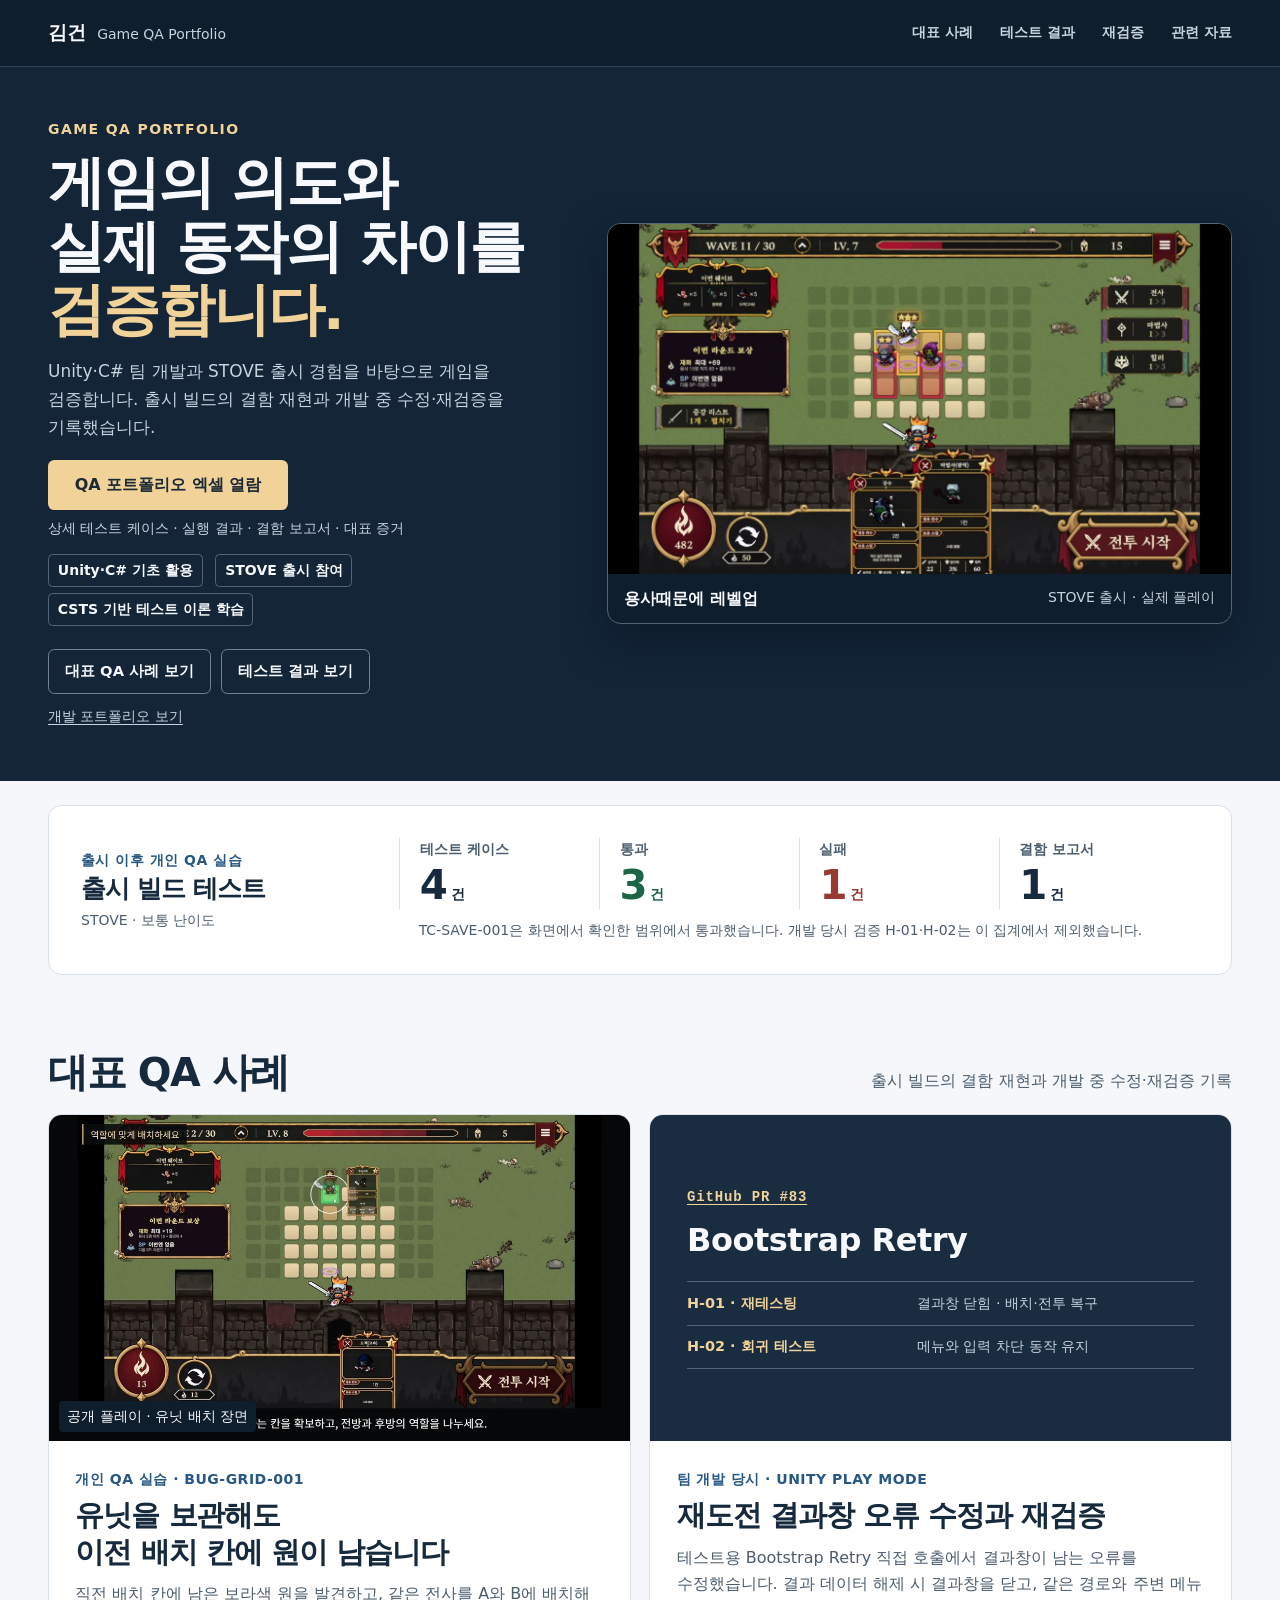
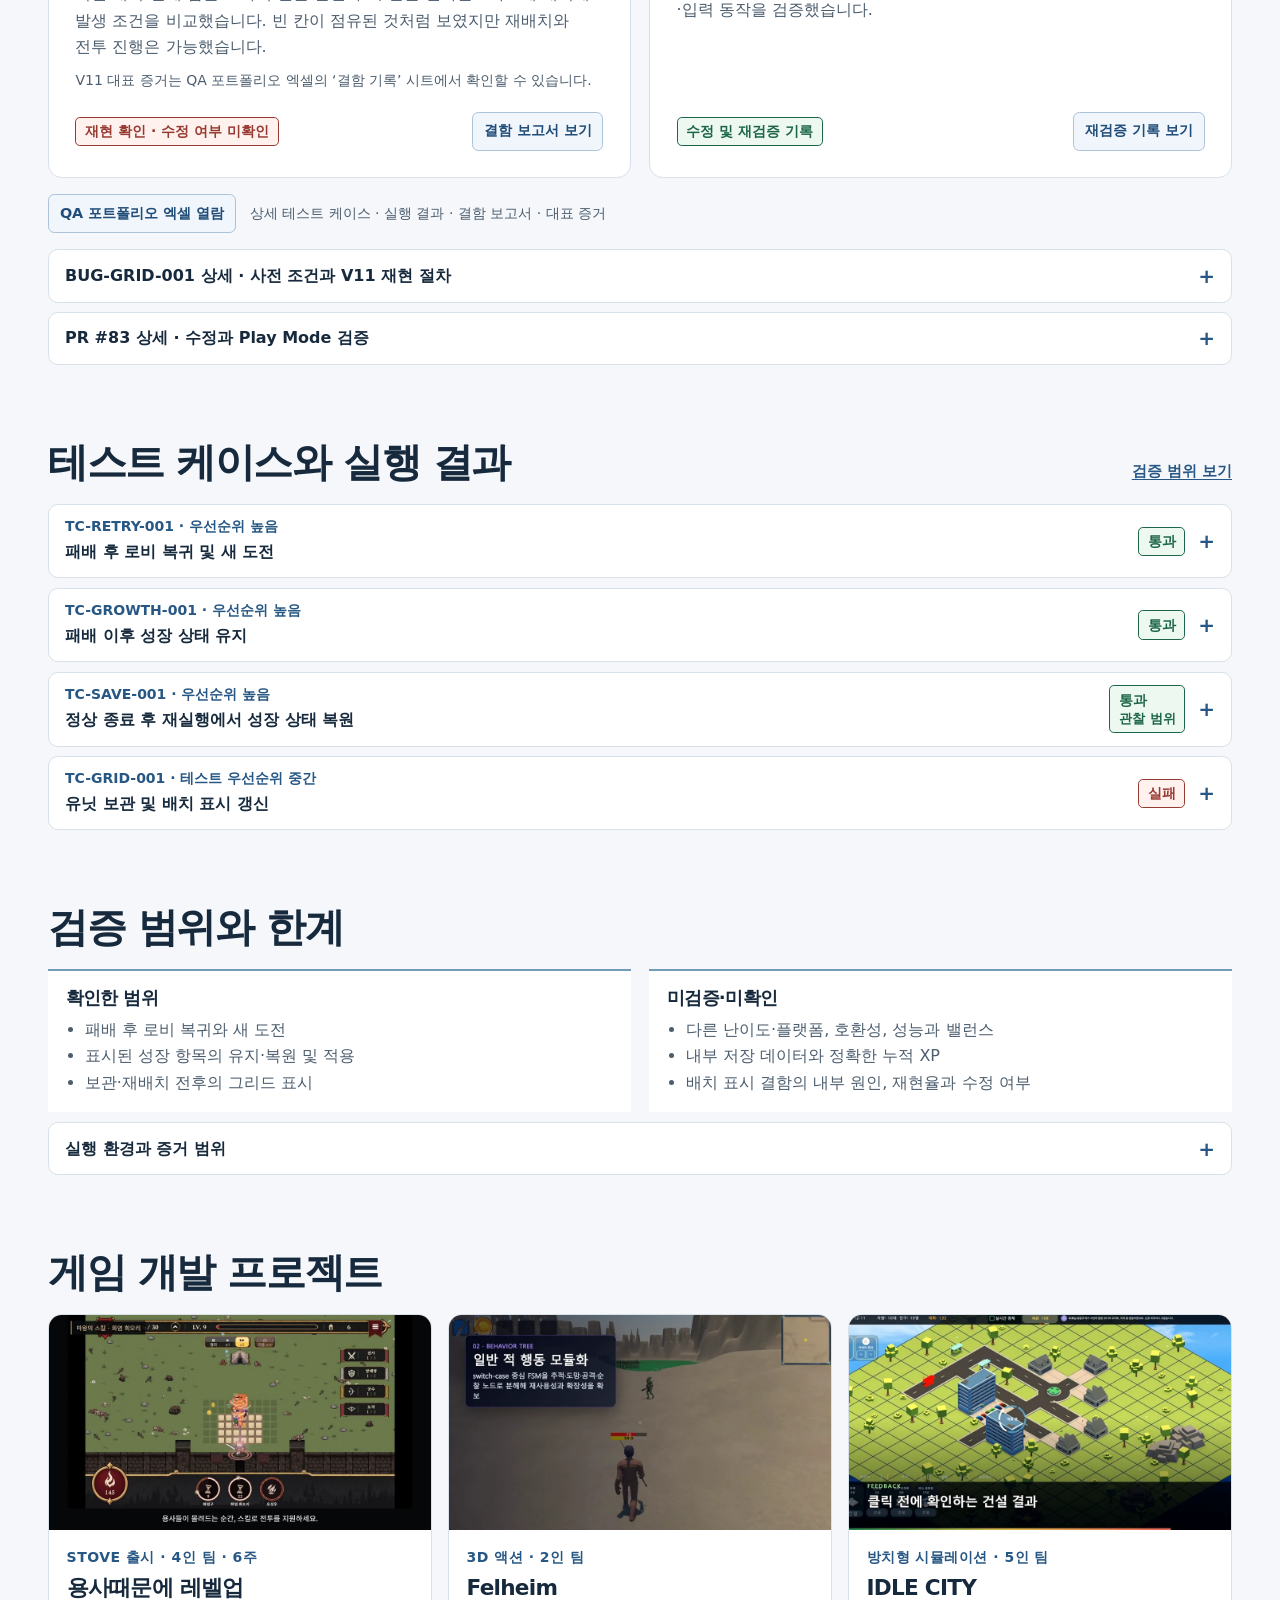
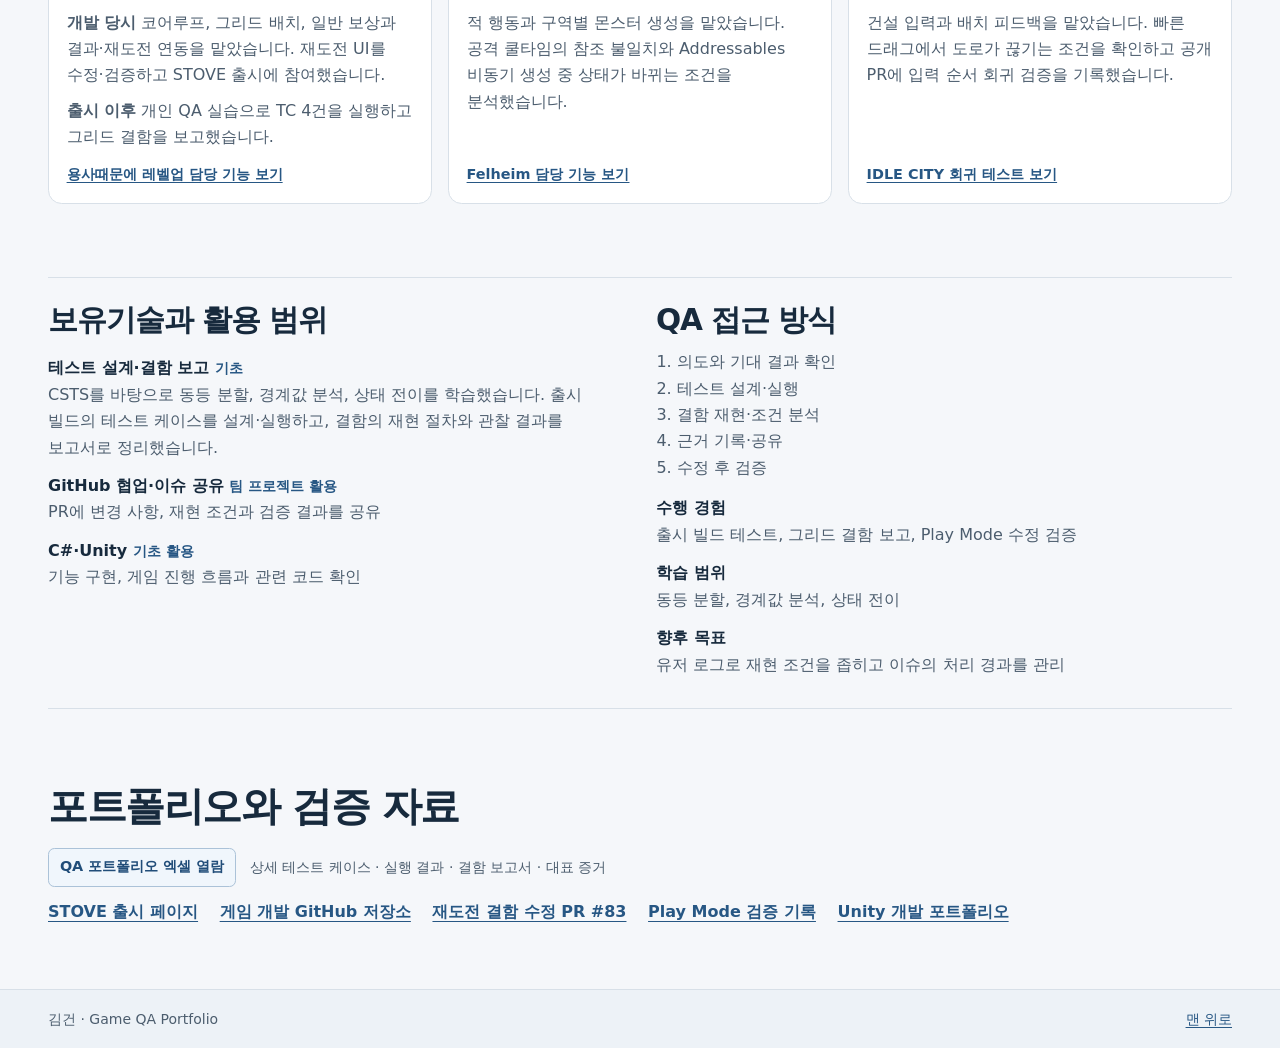
<file: qa/index.html>
<!doctype html>
<html lang="ko">
<head>
    <meta charset="utf-8">
    <meta name="viewport" content="width=device-width, initial-scale=1">
    <meta name="description" content="김건의 게임 QA 포트폴리오. STOVE 출시 빌드 테스트와 결함 재현, Unity Play Mode 수정·재검증 기록입니다.">
    <title>김건 · 게임 QA 포트폴리오</title>
    <link rel="stylesheet" href="./style.css">
    <link rel="icon" href="./icon.svg" type="image/svg+xml">
    <script src="./navigation.js" defer></script>
</head>
<body>
    <a class="skip" href="#main">본문 바로가기</a>
    <header class="site-header">
        <div class="shell header-inner">
            <a class="brand" href="#top"><strong>김건</strong><span>Game QA Portfolio</span></a>
            <nav aria-label="주요 메뉴">
                <a href="#featured-cases">대표 사례</a>
                <a href="#test-results">테스트 결과</a>
                <a href="#retry-history">재검증</a>
                <a href="#resources">관련 자료</a>
            </nav>
        </div>
    </header>

    <main id="main" tabindex="-1">
        <section class="hero" id="top" aria-labelledby="intro-title">
            <div class="shell hero-grid">
                <div>
                    <p class="eyebrow">GAME QA PORTFOLIO</p>
                    <h1 id="intro-title">게임의 의도와<br>실제 동작의 차이를<br><em>검증합니다.</em></h1>
                    <p class="hero-lead">Unity·C# 팀 개발과 STOVE 출시 경험을 바탕으로 게임을 검증합니다. 출시 빌드의 결함 재현과 개발 중 수정·재검증을 기록했습니다.</p>
                    <div class="hero-workbook">
                        <a class="button primary" href="https://docs.google.com/spreadsheets/d/14lKbiZvA3CjX_xMVMN-wThZhL4Iw7ff_/edit?usp=drive_link&amp;ouid=108441143072113983678&amp;rtpof=true&amp;sd=true" target="_blank" rel="noopener" aria-describedby="workbook-hero-description">QA 포트폴리오 엑셀 열람</a>
                        <p class="small" id="workbook-hero-description">상세 테스트 케이스 · 실행 결과 · 결함 보고서 · 대표 증거</p>
                    </div>
                    <ul class="credentials" aria-label="기술과 학습 이력">
                        <li>Unity·C# 기초 활용</li><li>STOVE 출시 참여</li><li>CSTS 기반 테스트 이론 학습</li>
                    </ul>
                    <div class="actions">
                        <a class="button secondary" href="#featured-cases">대표 QA 사례 보기</a>
                        <a class="button secondary" href="#test-results">테스트 결과 보기</a>
                    </div>
                    <a class="hero-link" href="../index.html">개발 포트폴리오 보기</a>
                </div>
                <figure class="hero-media">
                    <img src="../assets/images/castle-defense-preview.jpg" width="1280" height="720" fetchpriority="high" alt="《용사때문에 레벨업》 전투 준비 화면. 격자 위에 유닛이 배치되어 있고 하단에 보관 카드가 보입니다.">
                    <figcaption><strong>용사때문에 레벨업</strong><span>STOVE 출시 · 실제 플레이</span></figcaption>
                </figure>
            </div>
        </section>

        <div class="shell">
            <section id="run-summary" class="overview" aria-labelledby="run-title">
                <div class="overview-intro">
                    <p class="eyebrow">출시 이후 개인 QA 실습</p>
                    <h2 id="run-title">출시 빌드 테스트</h2>
                    <p>STOVE · 보통 난이도</p>
                </div>
                <div>
                    <dl class="metrics">
                        <div><dt>테스트 케이스</dt><dd>4<span>건</span></dd></div>
                        <div class="pass"><dt>통과</dt><dd>3<span>건</span></dd></div>
                        <div class="fail"><dt>실패</dt><dd>1<span>건</span></dd></div>
                        <div><dt>결함 보고서</dt><dd>1<span>건</span></dd></div>
                    </dl>
                    <p class="small metric-note">TC-SAVE-001은 화면에서 확인한 범위에서 통과했습니다. 개발 당시 검증 H-01·H-02는 이 집계에서 제외했습니다.</p>
                </div>
            </section>

            <section id="featured-cases" class="section" aria-labelledby="featured-title">
                <header class="section-head">
                    <h2 id="featured-title">대표 QA 사례</h2>
                    <p>출시 빌드의 결함 재현과 개발 중 수정·재검증 기록</p>
                </header>
                <div class="featured-grid">
                    <article class="featured-card">
                        <figure class="case-media">
                            <img src="./media/castle-placement.webp" width="1120" height="630" loading="lazy" alt="공개 플레이 영상의 준비 단계. 한 유닛을 선택하고 격자 배치를 준비하는 화면입니다.">
                            <figcaption>공개 플레이 · 유닛 배치 장면</figcaption>
                        </figure>
                        <div class="featured-body">
                            <p class="eyebrow">개인 QA 실습 · BUG-GRID-001</p>
                            <h3 id="bug-title">유닛을 보관해도<br class="desktop-break"> 이전 배치 칸에 원이 남습니다</h3>
                            <p>직전 배치 칸에 남은 보라색 원을 발견하고, 같은 전사를 A와 B에 배치해 발생 조건을 비교했습니다. 빈 칸이 점유된 것처럼 보였지만 재배치와 전투 진행은 가능했습니다.</p>
                            <p class="small case-source">V11 대표 증거는 QA 포트폴리오 엑셀의 ‘결함 기록’ 시트에서 확인할 수 있습니다.</p>
                            <div class="card-footer">
                                <span class="badge fail">재현 확인 · 수정 여부 미확인</span>
                                <a class="detail-link" href="#bug-grid">결함 보고서 보기</a>
                            </div>
                        </div>
                    </article>

                    <article class="featured-card">
                        <div class="proof-preview" aria-label="공개 PR 83 검증 기록 요약">
                            <p class="proof-label"><a href="https://github.com/OZ-GAME-LAB/OZGL2_1/pull/83">GitHub PR #83</a></p>
                            <strong>Bootstrap Retry</strong>
                            <dl>
                                <div><dt>H-01 · 재테스팅</dt><dd>결과창 닫힘 · 배치·전투 복구</dd></div>
                                <div><dt>H-02 · 회귀 테스트</dt><dd>메뉴와 입력 차단 동작 유지</dd></div>
                            </dl>
                        </div>
                        <div class="featured-body">
                            <p class="eyebrow">팀 개발 당시 · UNITY PLAY MODE</p>
                            <h3 id="retry-title">재도전 결과창 오류 수정과 재검증</h3>
                            <p>테스트용 Bootstrap Retry 직접 호출에서 결과창이 남는 오류를 수정했습니다. 결과 데이터 해제 시 결과창을 닫고, 같은 경로와 주변 메뉴·입력 동작을 검증했습니다.</p>
                            <div class="card-footer">
                                <span class="badge verified">수정 및 재검증 기록</span>
                                <a class="detail-link" href="#retry-history">재검증 기록 보기</a>
                            </div>
                        </div>
                    </article>
                </div>

                <div class="workbook-access">
                    <a class="detail-link" href="https://docs.google.com/spreadsheets/d/14lKbiZvA3CjX_xMVMN-wThZhL4Iw7ff_/edit?usp=drive_link&amp;ouid=108441143072113983678&amp;rtpof=true&amp;sd=true" target="_blank" rel="noopener" aria-describedby="workbook-case-description">QA 포트폴리오 엑셀 열람</a>
                    <p class="small" id="workbook-case-description">상세 테스트 케이스 · 실행 결과 · 결함 보고서 · 대표 증거</p>
                </div>

                <div class="case-details">
                    <details class="disclosure">
                        <summary>BUG-GRID-001 상세 · 사전 조건과 V11 재현 절차</summary>
                        <div id="bug-grid" class="details-body anchor-detail" tabindex="-1">
                            <dl class="bug-meta">
                                <div><dt>심각도</dt><dd>하 · 수행자 평가</dd></div>
                                <div><dt>결함 수정 우선순위</dt><dd>중간 · 제안</dd></div>
                                <div><dt>발생 가능성</dt><dd>반복 관찰 · 등급·재현율 미산정</dd></div>
                                <div><dt>연결 테스트</dt><dd><a href="#tc-grid">TC-GRID-001 · 실패</a></dd></div>
                            </dl>
                            <dl class="readout">
                                <div><dt>기대 결과</dt><dd>보관하면 빈 칸의 원이 즉시 사라지고, 재배치하면 현재 유닛 위치에만 원이 표시됩니다.</dd></div>
                                <div><dt>실제 결과</dt><dd>웨이브 2에서 보관 뒤 빈 A에 원이 남았습니다. B에서 전투한 뒤 웨이브 3에서 보관하자 빈 B에 원이 남고 A에서는 사라졌습니다.</dd></div>
                            </dl>
                            <h3>재현 절차와 V11 관찰 기록</h3>
                            <p><strong>사전 조건</strong> · STOVE 출시 빌드, 보통 난이도, 초기 지급 1성 전사 1기(합성 없음), 빈 보관 슬롯. A 바로 위의 빈 칸 B에 전사를 배치할 발판을 확보합니다.</p>
                            <ol id="v11-evidence" class="evidence-steps">
                                <li><span class="timecode">V11 · 00:03</span><strong>A에 전사 배치</strong><p>B를 비운 채 웨이브 1에 진입합니다. 00:06 전투 시작, 00:15 클리어, 00:21 웨이브 2 준비를 확인했습니다.</p></li>
                                <li><span class="timecode">V11 · 00:24</span><strong>보관 후 빈 A에 원 잔류</strong><p>웨이브 2 준비에서 전사를 보관하면 전사는 사라지고 A의 원이 남았습니다. 확인 구간 00:23–00:24.</p></li>
                                <li><span class="timecode">V11 · 00:39</span><strong>B에 재배치해도 A의 원 유지</strong><p>같은 전사를 B에 배치해도 전투 시작 전 빈 A의 원이 남았습니다. 확인 구간 00:32–00:42, 후반은 전투 진입입니다.</p></li>
                                <li><span class="timecode">V11 · 00:54</span><strong>다음 전투 후 빈 B에 원 잔류</strong><p>웨이브 3 준비에서 전사를 보관하자 B에 원이 남고 A의 원은 사라져 있었습니다. 확인 구간 00:50–00:54.</p></li>
                            </ol>
                            <p class="record-note">V11 대표 증거 이미지 4장은 QA 포트폴리오 엑셀의 ‘결함 기록’ 시트에서 확인할 수 있습니다.</p>
                            <p class="small">A의 표시 해제 시점, 내부 원인, 수정 여부는 미확인입니다. 수정 후 재테스팅 기록은 없습니다.</p>
                            <details class="disclosure nested">
                                <summary>V6–V9 보조 관찰 기록</summary>
                                <ul class="support-list">
                                    <li><strong>V6 · 최초 관찰</strong> 보관 뒤 빈 칸의 원이 커서를 옮겨도 유지됐습니다. 창 모드는 수행자 확인입니다.</li>
                                    <li><strong>V7 · 반복 관찰</strong> 웨이브 2 준비에서 보관 후 표시가 다시 남았습니다.</li>
                                    <li><strong>V8 · 조건 비교</strong> 합성하지 않은 초기 전사에서도 관찰했습니다.</li>
                                    <li><strong>V9 · 조건 비교</strong> 보상 유닛을 포함해 전투 직전 배치 구역과 다음 준비 단계의 빈 네 칸을 대조했습니다.</li>
                                </ul>
                            </details>
                        </div>
                    </details>
                    <details class="disclosure">
                        <summary>PR #83 상세 · 수정과 Play Mode 검증</summary>
                        <div id="retry-history" class="details-body anchor-detail" tabindex="-1">
                            <p>패배 후 테스트용 Bootstrap Retry를 직접 호출하면 이전 결과창이 남았습니다. 결과 데이터가 해제될 때 결과창도 닫히도록 수정하고, 검증 결과를 PR #83으로 팀에 공유했습니다.</p>
                            <dl class="readout">
                                <div><dt>H-01 · 동일 경로 재테스팅</dt><dd>헬 난이도 패배 후 Bootstrap Retry 경로에서 팝업 수가 0이 됐고 배치 입력과 전투 시작이 복구됐습니다.</dd></div>
                                <div><dt>H-02 · 주변 동작 회귀 테스트</dt><dd>결과창 위에 메뉴가 열린 채 Bridge Retry를 호출했습니다. 결과창만 닫히고 메뉴와 입력 차단이 유지됐으며, 메뉴를 닫자 배치 입력이 복구됐습니다.</dd></div>
                            </dl>
                            <p class="small">개발 당시 Unity Play Mode 이력입니다. STOVE 사용자 경로 TC-RETRY-001은 별도의 출시 빌드 테스트입니다.</p>
                            <div class="text-links">
                                <a href="https://github.com/OZ-GAME-LAB/OZGL2_1/pull/83">GitHub PR #83</a>
                                <a href="https://github.com/OZ-GAME-LAB/OZGL2_1/blob/b590109b6304a40cafeb664fd52e78e1376f9ba2/Docs/OutdoorBattlefield-Camps-81.md#재도전-후-결과-팝업-잔류-수정">Play Mode 검증 기록</a>
                            </div>
                        </div>
                    </details>
                </div>
            </section>

            <section id="test-results" class="section" aria-labelledby="test-title">
                <header class="section-head">
                    <h2 id="test-title">테스트 케이스와 실행 결과</h2>
                    <a href="#test-scope">검증 범위 보기</a>
                </header>
                <div class="test-list">
                    <details id="tc-retry" class="disclosure test-case">
                        <summary><span><span class="case-id">TC-RETRY-001 · 우선순위 높음</span><strong>패배 후 로비 복귀 및 새 도전</strong></span><span class="badge pass">통과</span></summary>
                        <div class="details-body">
                            <dl class="readout">
                                <div><dt>기대 결과</dt><dd>로비를 거쳐 새 도전에 진입하면 이전 결과창이 남지 않고 배치와 전투 입력이 동작합니다.</dd></div>
                                <div><dt>실제 결과</dt><dd>웨이브 5 패배 후 로비를 거쳐 첫 웨이브 준비에 진입했습니다. 이전 결과창 없이 배치, 전투 시작, 첫 보상까지 확인했습니다.</dd></div>
                            </dl>
                            <p class="small">증거 V1·V2·V4. V1·V2는 수행자가 동일 실행으로 확인했고 영상 사이 조작은 미확인입니다. V4는 추가 관찰이며 내부 Retry·실행 로그·다른 난이도와 모드별 독립 검증은 미확인입니다.</p>
                            <div class="retry-analysis" aria-labelledby="retry-analysis-title">
                                <h3 id="retry-analysis-title">실행 후 재구성한 상태 전이</h3>
                                <ol class="retry-path">
                                    <li><strong>패배 결과 → 로비</strong><span>‘뒤로’ 입력 · V1, 약 00:08</span></li>
                                    <li><strong>로비 → 새 도전 준비</strong><span>‘전투 준비’ 선택 · V1, 약 00:23</span></li>
                                    <li><strong>새 도전 준비 → 첫 전투</strong><span>배치 후 ‘전투 시작’ · V2, 약 00:10–00:16</span></li>
                                    <li><strong>첫 전투 → 보상 화면</strong><span>첫 웨이브 클리어 · V2, 약 00:18–00:20</span></li>
                                </ol>
                            </div>
                            <p class="case-risk"><strong>사후 품질 리스크</strong> · 패배 뒤 로비나 준비 화면으로 이동할 수 없으면 새 도전을 시작하기 어렵습니다.</p>
                        </div>
                    </details>
                    <details id="tc-growth" class="disclosure test-case">
                        <summary><span><span class="case-id">TC-GROWTH-001 · 우선순위 높음</span><strong>패배 이후 성장 상태 유지</strong></span><span class="badge pass">통과</span></summary>
                        <div class="details-body">
                            <dl class="readout">
                                <div><dt>기대 결과</dt><dd>패배 후에도 마왕 레벨과 투자한 특성, 해금·장착한 스킬이 유지되고 새 도전에 적용됩니다.</dd></div>
                                <div><dt>실제 결과</dt><dd>마왕 LV.2, 규모 확장 1/2, 얼음 가시 해금·장착 상태를 비교했습니다. 새 도전에서 그리드 1칸 추가와 얼음 가시 시전을 확인했습니다.</dd></div>
                            </dl>
                            <p class="small">증거 V3·V4. 화면에서 비교한 성장 항목에 한합니다. 정확한 XP·피해·감속 수치, 다른 특성·스킬과 내부 저장 데이터는 미확인입니다.</p>
                            <p class="case-risk"><strong>사후 품질 리스크</strong> · 패배로 획득한 성장 상태가 사라지면 다음 도전의 성장 경험이 달라집니다.</p>
                        </div>
                    </details>
                    <details id="tc-save" class="disclosure test-case">
                        <summary><span><span class="case-id">TC-SAVE-001 · 우선순위 높음</span><strong>정상 종료 후 재실행에서 성장 상태 복원</strong></span><span class="badge pass">통과 <span class="badge-note">관찰 범위</span></span></summary>
                        <div class="details-body">
                            <dl class="readout">
                                <div><dt>기대 결과</dt><dd>정상 종료 후 다시 실행하면 비교한 성장 항목이 유지되고 새 도전에 적용됩니다.</dd></div>
                                <div><dt>실제 결과</dt><dd>V4와 V5의 LV.2, 특성, 스킬 해금과 슬롯 구성을 비교했습니다. 새 도전에서 그리드 1칸 추가와 얼음 가시 시전을 확인했습니다.</dd></div>
                            </dl>
                            <p class="small">증거 V4·V5·U-01. 정상 종료와 STOVE의 ‘실행’은 수행자 확인입니다. 정확한 누적 XP는 미확인입니다.</p>
                            <p class="case-risk"><strong>사후 품질 리스크</strong> · 레벨·특성·스킬이 복원되지 않거나 새 도전에 적용되지 않으면 이전 진행을 이어가기 어렵습니다.</p>
                        </div>
                    </details>
                    <details class="disclosure test-case">
                        <summary><span><span class="case-id">TC-GRID-001 · 테스트 우선순위 중간</span><strong>유닛 보관 및 배치 표시 갱신</strong></span><span class="badge fail">실패</span></summary>
                        <div id="tc-grid" class="details-body anchor-detail" tabindex="-1">
                            <p><strong>사전 조건</strong> · 보통 난이도, 초기 지급 1성 전사 1기(합성 없음), 빈 보관 슬롯. A 바로 위 빈 칸 B에 배치할 수 있도록 발판을 확보합니다.</p>
                            <dl class="readout">
                                <div><dt>기대 결과</dt><dd>전사를 보관하면 빈 칸의 원이 사라지고, 재배치하면 현재 위치에만 원이 표시됩니다.</dd></div>
                                <div><dt>실제 결과</dt><dd>A와 B에서 각각 전투한 뒤 표시를 비교했습니다. 직전 전투에 배치했던 빈 칸에 원이 남았습니다.</dd></div>
                            </dl>
                            <p class="small">주 증거 V11. 내부 원인, 정확한 표시 해제 시점, 재현율과 수정 여부는 미확인입니다.</p>
                            <p class="case-risk"><strong>사후 품질 리스크</strong> · 빈 칸이 점유된 것처럼 보이면 다음 유닛을 둘 위치를 잘못 판단할 수 있습니다.</p>
                            <div class="text-links"><a href="#bug-grid">BUG-GRID-001 결함 보고</a><a href="#v11-evidence">V11 관찰 기록</a></div>
                        </div>
                    </details>
                </div>
            </section>

            <section id="test-scope" class="section scope" aria-labelledby="test-scope-title">
                <header class="section-head"><h2 id="test-scope-title">검증 범위와 한계</h2></header>
                <div class="scope-grid">
                    <article><h3>확인한 범위</h3><ul><li>패배 후 로비 복귀와 새 도전</li><li>표시된 성장 항목의 유지·복원 및 적용</li><li>보관·재배치 전후의 그리드 표시</li></ul></article>
                    <article><h3>미검증·미확인</h3><ul><li>다른 난이도·플랫폼, 호환성, 성능과 밸런스</li><li>내부 저장 데이터와 정확한 누적 XP</li><li>배치 표시 결함의 내부 원인, 재현율과 수정 여부</li></ul></article>
                </div>
                <details class="disclosure environment">
                    <summary>실행 환경과 증거 범위</summary>
                    <div class="details-body">
                        <p>STOVE 최초 출시 빌드의 보통 난이도에서 확인했습니다. V1–V5 실행일은 <time datetime="2026-11-25">2026.11.25</time>입니다. Windows 11 Home 25H2, OS 빌드 26200.9974와 전체화면·창 모드 사용은 V1–V5 수행자 기록입니다.</p>
                        <p class="small">ENV-01 원본 이미지는 미첨부 상태입니다. 영상별 화면 모드와 실제 해상도, V6–V9·V11의 실행일과 OS는 미확인입니다.</p>
                        <p class="small" id="risks-title">사후 품질 리스크는 <a href="#test-results">각 테스트 상세</a>에 정리했습니다.</p>
                    </div>
                </details>
            </section>

            <section id="projects" class="section" aria-labelledby="projects-title">
                <header class="section-head"><h2 id="projects-title">게임 개발 프로젝트</h2></header>
                <div class="projects-grid">
                    <article class="project-card">
                        <img src="./media/castle-combat.webp" width="960" height="540" loading="lazy" alt="《용사때문에 레벨업》의 웨이브 전투와 스킬 시전 장면">
                        <div class="project-body">
                            <p class="eyebrow">STOVE 출시 · 4인 팀 · 6주</p><h3>용사때문에 레벨업</h3>
                            <p><strong>개발 당시</strong> 코어루프, 그리드 배치, 일반 보상과 결과·재도전 연동을 맡았습니다. 재도전 UI를 수정·검증하고 STOVE 출시에 참여했습니다.</p>
                            <p><strong>출시 이후</strong> 개인 QA 실습으로 TC 4건을 실행하고 그리드 결함을 보고했습니다.</p>
                            <a href="../index.html#castle-defense">용사때문에 레벨업 담당 기능 보기</a>
                        </div>
                    </article>
                    <article class="project-card">
                        <img src="./media/felheim.webp" width="960" height="540" loading="lazy" alt="Felheim의 적 행동 시연. 유닛이 전장 건너편의 적을 마주한 화면입니다.">
                        <div class="project-body">
                            <p class="eyebrow">3D 액션 · 2인 팀</p><h3>Felheim</h3>
                            <p>적 행동과 구역별 몬스터 생성을 맡았습니다. 공격 쿨타임의 참조 불일치와 Addressables 비동기 생성 중 상태가 바뀌는 조건을 분석했습니다.</p>
                            <a href="../index.html#felheim">Felheim 담당 기능 보기</a>
                        </div>
                    </article>
                    <article class="project-card">
                        <img src="./media/idle-city.webp" width="960" height="540" loading="lazy" alt="IDLE CITY의 도로와 건물 배치를 확인하는 건설 화면">
                        <div class="project-body">
                            <p class="eyebrow">방치형 시뮬레이션 · 5인 팀</p><h3>IDLE CITY</h3>
                            <p>건설 입력과 배치 피드백을 맡았습니다. 빠른 드래그에서 도로가 끊기는 조건을 확인하고 공개 PR에 입력 순서 회귀 검증을 기록했습니다.</p>
                            <a href="../index.html#idle-case-drag">IDLE CITY 회귀 테스트 보기</a>
                        </div>
                    </article>
                </div>
            </section>

            <div class="section tools-grid">
                <section id="skills" aria-labelledby="skills-title">
                    <h2 id="skills-title">보유기술과 활용 범위</h2>
                    <dl class="skills-list">
                        <div><dt>테스트 설계·결함 보고 <span>기초</span></dt><dd>CSTS를 바탕으로 동등 분할, 경계값 분석, 상태 전이를 학습했습니다. 출시 빌드의 테스트 케이스를 설계·실행하고, 결함의 재현 절차와 관찰 결과를 보고서로 정리했습니다.</dd></div>
                        <div><dt>GitHub 협업·이슈 공유 <span>팀 프로젝트 활용</span></dt><dd>PR에 변경 사항, 재현 조건과 검증 결과를 공유</dd></div>
                        <div><dt>C#·Unity <span>기초 활용</span></dt><dd>기능 구현, 게임 진행 흐름과 관련 코드 확인</dd></div>
                    </dl>
                </section>
                <section id="approach" aria-labelledby="approach-title">
                    <h2 id="approach-title">QA 접근 방식</h2>
                    <ol class="workflow">
                        <li>의도와 기대 결과 확인</li><li>테스트 설계·실행</li><li>결함 재현·조건 분석</li><li>근거 기록·공유</li><li>수정 후 검증</li>
                    </ol>
                    <dl class="experience">
                        <div><dt>수행 경험</dt><dd>출시 빌드 테스트, 그리드 결함 보고, Play Mode 수정 검증</dd></div>
                        <div><dt>학습 범위</dt><dd>동등 분할, 경계값 분석, 상태 전이</dd></div>
                        <div><dt>향후 목표</dt><dd>유저 로그로 재현 조건을 좁히고 이슈의 처리 경과를 관리</dd></div>
                    </dl>
                </section>
            </div>

            <section id="resources" class="section resources" aria-labelledby="resources-title">
                <header class="section-head"><h2 id="resources-title">포트폴리오와 검증 자료</h2></header>
                <div class="workbook-access">
                    <a class="detail-link" href="https://docs.google.com/spreadsheets/d/14lKbiZvA3CjX_xMVMN-wThZhL4Iw7ff_/edit?usp=drive_link&amp;ouid=108441143072113983678&amp;rtpof=true&amp;sd=true" target="_blank" rel="noopener" aria-describedby="workbook-resources-description">QA 포트폴리오 엑셀 열람</a>
                    <p class="small" id="workbook-resources-description">상세 테스트 케이스 · 실행 결과 · 결함 보고서 · 대표 증거</p>
                </div>
                <ul>
                    <li><a href="https://store.onstove.com/ko/games/106167">STOVE 출시 페이지</a></li>
                    <li><a href="https://github.com/OZ-GAME-LAB/OZGL2_1">게임 개발 GitHub 저장소</a></li>
                    <li><a href="https://github.com/OZ-GAME-LAB/OZGL2_1/pull/83">재도전 결함 수정 PR #83</a></li>
                    <li><a href="https://github.com/OZ-GAME-LAB/OZGL2_1/blob/b590109b6304a40cafeb664fd52e78e1376f9ba2/Docs/OutdoorBattlefield-Camps-81.md#재도전-후-결과-팝업-잔류-수정">Play Mode 검증 기록</a></li>
                    <li><a href="../index.html">Unity 개발 포트폴리오</a></li>
                </ul>
            </section>
        </div>
    </main>
    <footer class="site-footer"><div class="shell"><p>김건 · Game QA Portfolio</p><a href="#top">맨 위로</a></div></footer>
</body>
</html>
</file>
<file: style.css>
:root {
    --paper: #f3f1eb;
    --paper-deep: #e9e6de;
    --ink: #191918;
    --muted: #66645f;
    --line: #c9c5bb;
    --line-dark: #8f8b82;
    --accent: #244c66;
    --accent-dark: #18384d;
    --signal-error: #a44b43;
    --signal-cause: #a66b2f;
    --signal-fix: #386b8a;
    --signal-verify: #3f765b;
    --white: #fffef9;
    --max-width: 1120px;
    --header-height: 72px;
}

* {
    box-sizing: border-box;
}

html {
    scroll-behavior: smooth;
    scroll-padding-top: calc(var(--header-height) + 24px);
}

body {
    margin: 0;
    background: var(--paper);
    color: var(--ink);
    font-family: "Noto Sans KR", "Malgun Gothic", sans-serif;
    font-size: 16px;
    line-height: 1.75;
    word-break: keep-all;
}

body,
button,
a {
    -webkit-font-smoothing: antialiased;
}

a {
    color: inherit;
    text-decoration: none;
}

button {
    font: inherit;
}

img,
video {
    display: block;
    max-width: 100%;
}

p,
h1,
h2,
h3,
h4,
h5,
h6,
dl,
dd,
figure,
ol,
ul {
    margin: 0;
}

.skip-link {
    position: fixed;
    top: 8px;
    left: 8px;
    z-index: 200;
    padding: 10px 14px;
    background: var(--ink);
    color: var(--white);
    transform: translateY(-150%);
}

.skip-link:focus {
    transform: translateY(0);
}

.section-shell,
.header-inner,
.site-footer > div {
    width: min(calc(100% - 48px), var(--max-width));
    margin-inline: auto;
}

.site-header {
    position: sticky;
    top: 0;
    z-index: 100;
    height: var(--header-height);
    background: rgba(243, 241, 235, 0.96);
    border-bottom: 1px solid var(--line);
}

.header-inner {
    height: 100%;
    display: grid;
    grid-template-columns: 1fr auto 1fr;
    align-items: center;
    gap: 32px;
}

.site-id {
    display: flex;
    align-items: baseline;
    gap: 12px;
    width: max-content;
}

.site-id strong {
    font-size: 18px;
    letter-spacing: -0.04em;
}

.site-id span {
    color: var(--muted);
    font-size: 12px;
    letter-spacing: 0.04em;
}

.main-nav {
    display: flex;
    gap: 28px;
    height: 100%;
    align-items: center;
}

.main-nav a,
.header-mail {
    position: relative;
    color: var(--muted);
    font-size: 13px;
    font-weight: 600;
}

.main-nav a::after {
    content: "";
    position: absolute;
    left: 0;
    right: 0;
    bottom: -7px;
    height: 1px;
    background: var(--ink);
    transform: scaleX(0);
    transform-origin: left;
    transition: transform 180ms ease;
}

.main-nav a:hover,
.main-nav a.is-active,
.header-mail:hover {
    color: var(--ink);
}

.main-nav a:hover::after,
.main-nav a.is-active::after {
    transform: scaleX(1);
}

.header-mail {
    justify-self: end;
    text-decoration: underline;
    text-underline-offset: 5px;
}

.intro {
    display: grid;
    grid-template-columns: minmax(0, 1fr) 320px;
    gap: 64px;
    padding-top: 104px;
    padding-bottom: 56px;
    min-height: 620px;
    border-bottom: 1px solid var(--line-dark);
}

.eyebrow {
    color: var(--accent);
    font-size: 11px;
    font-weight: 700;
    letter-spacing: 0.16em;
    line-height: 1.4;
}

.intro h1 {
    max-width: 780px;
    margin-top: 22px;
    font-size: clamp(42px, 6vw, 72px);
    line-height: 1.16;
    letter-spacing: -0.06em;
    font-weight: 600;
}

.intro h1 em {
    color: var(--accent);
    font-style: normal;
}

.intro-main {
    position: relative;
}

.intro-main::before {
    content: "INPUT  →  STATE  →  LIFECYCLE  →  RESULT";
    display: block;
    width: max-content;
    max-width: 100%;
    margin-bottom: 22px;
    padding: 7px 10px;
    border: 1px solid var(--line);
    color: var(--muted);
    font-family: Consolas, "Courier New", monospace;
    font-size: 10px;
    letter-spacing: 0.08em;
}

.intro-summary {
    max-width: 720px;
    margin-top: 34px;
    color: #3d3c38;
    font-size: 18px;
    line-height: 1.8;
}

.intro-links,
.project-actions {
    display: flex;
    flex-wrap: wrap;
    gap: 8px;
    margin-top: 36px;
}

.button {
    display: inline-flex;
    align-items: center;
    justify-content: center;
    min-height: 42px;
    padding: 8px 15px;
    border: 1px solid var(--line-dark);
    background: transparent;
    color: var(--ink);
    font-size: 13px;
    font-weight: 600;
    transition: background-color 160ms ease, color 160ms ease, border-color 160ms ease;
}

.button:hover,
.button:focus-visible {
    border-color: var(--ink);
    background: var(--white);
}

.button-primary {
    border-color: var(--accent-dark);
    background: var(--accent-dark);
    color: var(--white);
}

.button-primary:hover,
.button-primary:focus-visible {
    border-color: var(--ink);
    background: var(--ink);
}

.intro-facts {
    align-self: start;
    margin-top: 58px;
    padding-left: 26px;
    border-left: 1px solid var(--line-dark);
}

.intro-facts dl > div {
    padding: 15px 0;
    border-bottom: 1px solid var(--line);
}

.intro-facts dt,
.project-meta dt {
    color: var(--muted);
    font-size: 11px;
    font-weight: 600;
    letter-spacing: 0.08em;
}

.intro-facts dd {
    margin-top: 3px;
    font-size: 14px;
    line-height: 1.6;
}

.intro-facts a {
    text-decoration: underline;
    text-underline-offset: 3px;
}

.evidence-index,
.method,
.background {
    padding-top: 112px;
    padding-bottom: 112px;
}

.section-title,
.projects-intro {
    display: grid;
    grid-template-columns: 86px 1fr;
    gap: 24px;
    align-items: start;
}

.section-number {
    color: var(--line-dark);
    font-size: 13px;
    font-weight: 600;
    letter-spacing: 0.08em;
}

.section-title h2,
.projects-intro h2 {
    margin-top: 8px;
    font-size: clamp(30px, 4vw, 46px);
    line-height: 1.25;
    letter-spacing: -0.045em;
    font-weight: 600;
}

.case-index-list {
    margin-top: 54px;
    border-top: 1px solid var(--ink);
}

.case-index-list a {
    display: grid;
    grid-template-columns: 54px 120px minmax(0, 1fr) 150px 20px;
    gap: 16px;
    align-items: center;
    min-height: 82px;
    border-bottom: 1px solid var(--line);
    transition: background-color 160ms ease, padding 160ms ease;
}

.case-index-list a:hover,
.case-index-list a:focus-visible {
    padding-inline: 12px;
    background: var(--white);
}

.case-no,
.case-project,
.case-tech {
    color: var(--muted);
    font-size: 12px;
}

.case-index-list strong {
    font-size: 17px;
    font-weight: 600;
}

.method {
    border-top: 1px solid var(--line);
}

.section-intro {
    max-width: 760px;
    margin: 42px 0 0 110px;
    color: #3d3c38;
    font-size: 18px;
}

.method-list {
    list-style: none;
    margin: 48px 0 0 110px;
    padding: 0;
    border-top: 1px solid var(--ink);
}

.method-list li {
    display: grid;
    grid-template-columns: 80px 1fr;
    gap: 22px;
    padding: 25px 0;
    border-bottom: 1px solid var(--line);
}

.method-list li > span {
    color: var(--accent);
    font-size: 12px;
    font-weight: 700;
}

.method-list strong {
    font-size: 17px;
}

.method-list p {
    margin-top: 5px;
    color: var(--muted);
    font-size: 14px;
}

.role-note,
.skill-line {
    margin-left: 110px;
}

.role-note {
    margin-top: 34px;
    padding: 24px 0 24px 24px;
    border-left: 3px solid var(--accent);
}

.role-view {
    display: grid;
    grid-template-columns: 160px minmax(200px, 280px) 1fr;
    gap: 22px;
    align-items: start;
}

.role-view span {
    color: var(--accent);
    font-size: 12px;
    font-weight: 700;
}

.role-view strong {
    font-size: 14px;
}

.role-view p {
    color: var(--muted);
    font-size: 13px;
}

.skill-line {
    display: grid;
    grid-template-columns: 180px 1fr;
    gap: 22px;
    margin-top: 36px;
    padding-top: 20px;
    border-top: 1px solid var(--line);
    font-size: 13px;
}

.skill-line span {
    color: var(--muted);
}

.projects-intro {
    padding-top: 112px;
    padding-bottom: 58px;
    border-top: 1px solid var(--line-dark);
}

.chapter {
    padding: 96px 0 112px;
    background: var(--white);
    border-top: 1px solid var(--line-dark);
}

.chapter-alt {
    background: var(--paper-deep);
}

.project-header {
    display: grid;
    grid-template-columns: 86px 1fr 190px;
    gap: 24px;
    align-items: start;
    padding-bottom: 34px;
    border-bottom: 1px solid var(--ink);
}

.project-number {
    color: var(--accent);
    font-size: 14px;
    font-weight: 700;
}

.project-heading h3 {
    margin-top: 4px;
    font-size: clamp(48px, 7vw, 82px);
    line-height: 1.08;
    letter-spacing: -0.055em;
    font-weight: 600;
}

.project-heading > p:last-child {
    margin-top: 12px;
    color: var(--muted);
    font-size: 15px;
}

.project-period {
    color: var(--muted);
    text-align: right;
    font-size: 12px;
    line-height: 1.7;
}

.project-period strong {
    color: var(--ink);
}

.project-meta {
    display: grid;
    grid-template-columns: 0.8fr 1.35fr 1fr;
    border-bottom: 1px solid var(--line);
}

.project-meta > div {
    min-height: 112px;
    padding: 22px 24px 20px 0;
    border-right: 1px solid var(--line);
}

.project-meta > div + div {
    padding-left: 24px;
}

.project-meta > div:last-child {
    border-right: 0;
}

.project-meta dd {
    margin-top: 7px;
    font-size: 14px;
    line-height: 1.65;
}

.project-summary {
    max-width: 820px;
    margin: 52px 0 0 110px;
    font-size: 20px;
    line-height: 1.85;
    letter-spacing: -0.015em;
}

.decision-table {
    margin: 50px 0 0 110px;
    border-top: 1px solid var(--ink);
}

.decision-table > div {
    display: grid;
    grid-template-columns: 120px 1fr;
    gap: 24px;
    padding: 20px 0;
    border-bottom: 1px solid var(--line);
}

.decision-table span {
    color: var(--accent);
    font-size: 12px;
    font-weight: 700;
}

.decision-table p {
    color: #44423d;
    font-size: 14px;
}

.media-block {
    margin-top: 72px;
}

.media-heading {
    display: flex;
    justify-content: space-between;
    align-items: center;
    padding: 12px 0;
    border-top: 1px solid var(--ink);
    font-size: 12px;
    font-weight: 700;
}

.media-heading small {
    color: var(--muted);
    font-weight: 400;
}

.media-block video,
.video-details video {
    width: 100%;
    background: #0c0c0c;
    border: 1px solid var(--ink);
    aspect-ratio: 16 / 9;
}

.media-block figcaption {
    padding: 12px 0;
    color: var(--muted);
    border-bottom: 1px solid var(--line);
    font-size: 12px;
}

.debug-section {
    margin-top: 88px;
}

.debug-section > header {
    display: grid;
    grid-template-columns: 196px 1fr;
    gap: 24px;
    padding-bottom: 24px;
    border-bottom: 1px solid var(--ink);
}

.debug-section h4 {
    font-size: 28px;
    line-height: 1.35;
    letter-spacing: -0.035em;
}

.debug-case {
    display: grid;
    grid-template-columns: 196px 1fr;
    gap: 24px;
    padding: 42px 0 52px;
    border-bottom: 1px solid var(--line-dark);
}

.debug-case-title span {
    color: var(--accent);
    font-size: 11px;
    font-weight: 700;
    letter-spacing: 0.08em;
}

.debug-case-title h5 {
    margin-top: 8px;
    font-size: 18px;
    line-height: 1.45;
}

.intro-proof {
    grid-column: 1 / -1;
    display: grid;
    grid-template-columns: repeat(4, minmax(0, 1fr));
    margin-top: 8px;
    border-block: 1px solid var(--line-dark);
}

.intro-proof > div {
    display: grid;
    grid-template-columns: auto 1fr;
    gap: 12px;
    align-items: baseline;
    padding: 17px 18px;
    border-right: 1px solid var(--line);
}

.intro-proof > div:first-child {
    padding-left: 0;
}

.intro-proof > div:last-child {
    border-right: 0;
}

.intro-proof dt {
    color: var(--accent);
    font: 700 20px/1.2 "Cascadia Code", Consolas, monospace;
}

.intro-proof dd {
    color: var(--muted);
    font-size: 11px;
}

.project-overview {
    padding-top: 112px;
    padding-bottom: 112px;
    border-bottom: 1px solid var(--line-dark);
}

.compact-title .section-number {
    font-size: 10px;
}

.project-snapshot-grid {
    display: grid;
    grid-template-columns: repeat(2, minmax(0, 1fr));
    gap: 24px;
    margin: 52px 0 0 110px;
}

.project-snapshot-grid > article {
    min-width: 0;
    background: var(--white);
    border: 1px solid var(--line-dark);
}

.snapshot-media {
    position: relative;
    display: block;
    overflow: hidden;
    aspect-ratio: 16 / 9;
    background: #171817;
}

.snapshot-media img {
    width: 100%;
    height: 100%;
    object-fit: cover;
    transition: transform 240ms ease;
}

.snapshot-media:hover img,
.snapshot-media:focus-visible img {
    transform: scale(1.02);
}

.snapshot-media span {
    position: absolute;
    left: 12px;
    bottom: 12px;
    padding: 6px 8px;
    background: rgba(24, 28, 25, 0.88);
    color: #f2f0e8;
    font: 700 9px/1.2 Consolas, monospace;
    letter-spacing: 0.08em;
}

.snapshot-copy {
    padding: 24px;
}

.snapshot-heading {
    display: flex;
    justify-content: space-between;
    gap: 20px;
    align-items: baseline;
    padding-bottom: 14px;
    border-bottom: 1px solid var(--ink);
}

.snapshot-heading h3 {
    font-size: 25px;
    letter-spacing: -0.04em;
}

.snapshot-heading p {
    color: var(--muted);
    font-size: 11px;
}

.snapshot-copy > p {
    min-height: 78px;
    margin-top: 18px;
    color: #44423d;
    font-size: 13px;
}

.snapshot-copy ul {
    list-style: none;
    margin-top: 18px;
    padding: 0;
    border-top: 1px solid var(--line);
}

.snapshot-copy li {
    padding: 9px 0;
    border-bottom: 1px solid var(--line);
    color: var(--muted);
    font-size: 11px;
}

.snapshot-copy li::before {
    content: "CHECK";
    margin-right: 10px;
    color: var(--signal-verify);
    font: 700 9px/1 Consolas, monospace;
}

.snapshot-actions {
    display: flex;
    flex-wrap: wrap;
    gap: 16px;
    margin-top: 20px;
}

.snapshot-actions a {
    color: var(--accent-dark);
    font-size: 11px;
    font-weight: 700;
    text-decoration: underline;
    text-underline-offset: 4px;
}

.case-state-map {
    grid-column: 2;
    display: grid;
    grid-template-columns: repeat(4, minmax(0, 1fr) auto);
    align-items: stretch;
    margin-bottom: 34px;
    border-block: 1px solid var(--line-dark);
}

.case-state-map > div {
    min-width: 0;
    padding: 14px 10px;
}

.case-state-map > div:first-child {
    padding-left: 0;
}

.case-state-map > div:last-child {
    padding-right: 0;
}

.case-state-map i {
    align-self: center;
    color: var(--line-dark);
    font-style: normal;
}

.case-state-map span,
.case-state-map strong,
.case-state-map small {
    display: block;
}

.case-state-map span {
    color: var(--muted);
    font: 700 9px/1.4 "Cascadia Code", Consolas, monospace;
    letter-spacing: 0.08em;
}

.case-state-map [data-stage="break"] span {
    color: var(--signal-error);
}

.case-state-map [data-stage="fix"] span {
    color: var(--signal-fix);
}

.case-state-map [data-stage="verify"] span {
    color: var(--signal-verify);
}

.case-state-map strong {
    margin-top: 5px;
    font-size: 12px;
    line-height: 1.45;
}

.case-state-map small {
    margin-top: 3px;
    color: var(--muted);
    font-size: 10px;
    line-height: 1.4;
}

.debug-steps {
    grid-column: 2;
    min-width: 0;
    list-style: none;
    padding: 0 0 0 24px;
    border-left: 1px solid var(--line-dark);
}

.debug-steps li {
    position: relative;
    display: grid;
    grid-template-columns: 90px 1fr;
    gap: 18px;
    padding: 0 0 28px;
}

.debug-steps li:last-child {
    padding-bottom: 0;
}

.debug-steps li::before {
    content: "";
    position: absolute;
    top: 7px;
    left: -28px;
    width: 7px;
    height: 7px;
    background: var(--accent);
    border: 2px solid var(--white);
    outline: 1px solid var(--accent);
}

.chapter-alt .debug-steps li::before {
    border-color: var(--paper-deep);
}

.debug-steps span {
    color: var(--accent);
    font-size: 12px;
    font-weight: 700;
}

.debug-steps p {
    min-width: 0;
    color: #44423d;
    font-size: 14px;
    overflow-wrap: anywhere;
}

.retry-checks {
    display: grid;
    gap: 4px;
    margin-top: 8px;
}

.retry-checks strong {
    color: var(--ink);
}

.source-proof {
    grid-column: 2;
    min-width: 0;
    margin-top: 34px;
    padding-top: 24px;
    border-top: 1px solid var(--ink);
}

.source-proof-header {
    display: flex;
    justify-content: space-between;
    align-items: end;
    gap: 24px;
}

.source-proof-header span,
.source-verification > span {
    color: var(--accent);
    font-size: 10px;
    font-weight: 700;
    letter-spacing: 0.1em;
}

.source-proof-header h6 {
    margin-top: 5px;
    font-size: 16px;
    line-height: 1.45;
}

.source-proof-header p {
    flex: 0 1 47%;
    color: var(--muted);
    font-size: 11px;
    line-height: 1.55;
    text-align: right;
}

.source-proof-header a {
    color: var(--accent-dark);
    text-decoration: underline;
    text-underline-offset: 3px;
}

.source-proof-header code,
.source-verification code {
    font-family: "Cascadia Code", "Consolas", monospace;
}

.source-compare {
    display: grid;
    grid-template-columns: repeat(2, minmax(0, 1fr));
    gap: 1px;
    margin-top: 18px;
    background: var(--line-dark);
    border: 1px solid var(--line-dark);
}

.source-pane {
    min-width: 0;
    background: var(--white);
}

.source-pane figcaption {
    display: grid;
    gap: 4px;
    min-height: 72px;
    padding: 14px 16px;
    border-bottom: 1px solid var(--line);
}

.source-pane figcaption span {
    color: #8b3f32;
    font-size: 10px;
    font-weight: 700;
    letter-spacing: 0.08em;
}

.source-pane-after figcaption span {
    color: #2f624e;
}

.source-pane-context figcaption span {
    color: var(--muted);
}

.source-pane figcaption strong {
    font-size: 12px;
    line-height: 1.45;
}

.source-pane pre {
    min-height: 250px;
    padding: 18px 16px 20px;
    overflow-x: auto;
    background: #242421;
    color: #ece9df;
    font: 11px/1.65 "Cascadia Code", "Consolas", monospace;
    tab-size: 4;
    white-space: pre;
}

.source-pane code {
    font: inherit;
}

.source-note {
    padding: 12px 0 0;
    color: var(--muted);
    font-size: 11px;
    line-height: 1.65;
}

.source-verification {
    display: grid;
    grid-template-columns: 132px 1fr;
    gap: 6px 18px;
    padding: 17px 18px;
    background: var(--paper-deep);
    border: 1px solid var(--line-dark);
    border-top: 0;
}

.chapter-alt .source-verification {
    background: var(--paper);
}

.source-verification code {
    font-size: 11px;
    font-weight: 700;
    word-break: break-all;
}

.source-verification p {
    grid-column: 2;
    color: var(--muted);
    font-size: 11px;
    line-height: 1.65;
}

.project-detail-grid {
    display: grid;
    grid-template-columns: 1.35fr 0.9fr;
    gap: 64px;
    margin-top: 72px;
}

.project-detail-grid h4,
.material-status h3 {
    padding-bottom: 14px;
    border-bottom: 1px solid var(--ink);
    font-size: 18px;
}

.plain-list {
    list-style: none;
    padding: 0;
}

.plain-list li {
    display: grid;
    grid-template-columns: 120px 1fr;
    gap: 18px;
    padding: 17px 0;
    border-bottom: 1px solid var(--line);
}

.plain-list strong,
.verification dt {
    font-size: 13px;
}

.plain-list span,
.verification dd {
    color: var(--muted);
    font-size: 13px;
}

.verification dl > div {
    padding: 17px 0;
    border-bottom: 1px solid var(--line);
}

.verification dt {
    color: var(--accent);
}

.verification dd {
    margin-top: 5px;
}

.video-details {
    margin-top: 52px;
    border-top: 1px solid var(--ink);
    border-bottom: 1px solid var(--ink);
}

.video-details summary {
    display: flex;
    justify-content: space-between;
    align-items: center;
    padding: 18px 0;
    cursor: pointer;
    font-size: 14px;
    font-weight: 600;
}

.video-details summary span {
    color: var(--muted);
    font-size: 12px;
    font-weight: 400;
}

.video-details > div {
    padding: 4px 0 28px;
}

.video-details p {
    margin-bottom: 14px;
    color: var(--muted);
    font-size: 13px;
}

.video-details .note {
    padding-left: 12px;
    border-left: 2px solid var(--accent);
}

.project-actions {
    margin-top: 52px;
}

.background {
    border-top: 1px solid var(--line-dark);
}

.employment-history {
    margin: 48px 0 0 110px;
    padding: 26px;
    border: 1px solid var(--line-dark);
    background: var(--white);
}
.employment-history h3 { font-size: 18px; margin-bottom: 20px; }
.employment-heading { display: flex; flex-wrap: wrap; align-items: baseline; gap: 8px 24px; }
.employment-heading strong { font-size: 21px; }
.employment-heading span { font-size: 13px; color: var(--muted); }
.employment-history p { font-size: 14px; margin: 16px 0; }
.employment-history a { font-size: 13px; }
@media (max-width: 900px) { .employment-history { margin-left: 0; } }

.education-list {
    margin: 54px 0 0 110px;
    border-top: 1px solid var(--ink);
}

.education-list > div {
    display: grid;
    grid-template-columns: 160px 1fr 60px;
    gap: 24px;
    padding: 23px 0;
    border-bottom: 1px solid var(--line);
    align-items: center;
}

.education-list time,
.education-list span {
    color: var(--muted);
    font-size: 12px;
}

.education-list strong {
    font-size: 15px;
}

.material-status {
    margin: 76px 0 0 110px;
}

.material-status dl > div {
    display: grid;
    grid-template-columns: 140px 1fr;
    gap: 24px;
    padding: 18px 0;
    border-bottom: 1px solid var(--line);
}

.material-status dt {
    color: var(--accent);
    font-size: 12px;
    font-weight: 700;
}

.material-status dd {
    color: var(--muted);
    font-size: 13px;
}

.contact-row {
    display: flex;
    justify-content: space-between;
    align-items: end;
    gap: 32px;
    margin-top: 100px;
    padding-top: 30px;
    border-top: 1px solid var(--ink);
}

.contact-row h3 {
    margin-top: 8px;
    font-size: 25px;
    letter-spacing: -0.035em;
}

.state-lab {
    padding-top: 112px;
    padding-bottom: 112px;
    border-top: 1px solid var(--line-dark);
}

.state-pattern-grid {
    display: grid;
    grid-template-columns: repeat(3, minmax(0, 1fr));
    gap: 1px;
    margin: 56px 0 0 110px;
    background: var(--line-dark);
    border: 1px solid var(--line-dark);
}

.state-pattern-grid article {
    min-height: 300px;
    padding: 26px;
    background: var(--white);
}

.pattern-index {
    color: var(--accent);
    font: 700 10px/1.4 "Cascadia Code", Consolas, monospace;
    letter-spacing: 0.08em;
}

.state-pattern-grid h3 {
    margin-top: 44px;
    font-size: 23px;
    letter-spacing: -0.035em;
}

.state-pattern-grid p {
    margin-top: 14px;
    color: var(--muted);
    font-size: 13px;
}

.state-pattern-grid a {
    display: inline-block;
    margin-top: 34px;
    color: var(--accent-dark);
    font-size: 12px;
    font-weight: 700;
    text-decoration: underline;
    text-underline-offset: 4px;
}

.mmorpg-bridge {
    display: grid;
    grid-template-columns: 0.85fr 1.15fr;
    gap: 34px 64px;
    margin: 72px 0 0 110px;
    padding: 34px;
    background: var(--accent-dark);
    color: var(--white);
}

.mmorpg-bridge h3 {
    margin-top: 10px;
    font-size: 24px;
    line-height: 1.45;
    letter-spacing: -0.035em;
}

.mmorpg-bridge ul {
    list-style: none;
    padding: 0;
}

.mmorpg-bridge li {
    display: grid;
    grid-template-columns: 34px 1fr;
    gap: 10px;
    padding: 10px 0;
    border-bottom: 1px solid rgba(255, 255, 255, 0.24);
    font-size: 13px;
}

.mmorpg-bridge li span {
    color: #9fc2d7;
    font-family: Consolas, monospace;
}

.scope-note {
    grid-column: 1 / -1;
    padding-top: 18px;
    border-top: 1px solid rgba(255, 255, 255, 0.35);
    color: #c8d8e1;
    font-size: 11px;
}

.ai-workflow {
    padding: 112px 0;
    background: #202321;
    color: #f2f0e8;
}

.ai-workflow .section-number {
    color: #8d948e;
}

.ai-workflow .section-intro {
    color: #c7cbc7;
}

.workflow-rail {
    display: grid;
    grid-template-columns: repeat(5, minmax(0, 1fr));
    list-style: none;
    margin: 58px 0 0 110px;
    padding: 0;
    border-block: 1px solid #656c66;
}

.workflow-rail li {
    position: relative;
    min-height: 190px;
    padding: 22px 18px;
    border-right: 1px solid #505650;
}

.workflow-rail li:last-child {
    border-right: 0;
}

.workflow-rail span {
    color: #83af93;
    font: 700 10px/1.4 Consolas, monospace;
}

.workflow-rail strong {
    display: block;
    margin-top: 38px;
    font-size: 15px;
}

.workflow-rail p {
    margin-top: 8px;
    color: #aeb4af;
    font-size: 11px;
}

.responsibility-grid {
    display: grid;
    grid-template-columns: repeat(2, minmax(0, 1fr));
    gap: 1px;
    margin: 54px 0 0 110px;
    background: #616761;
    border: 1px solid #616761;
}

.responsibility-grid section {
    padding: 28px;
    background: #292d2a;
}

.responsibility-grid h3 {
    margin-top: 8px;
    font-size: 20px;
}

.responsibility-grid ul {
    list-style: none;
    margin-top: 22px;
    padding: 0;
}

.responsibility-grid li {
    padding: 10px 0;
    border-bottom: 1px solid #444a45;
    color: #c5cac6;
    font-size: 13px;
}

.responsibility-grid li::before {
    content: "—";
    margin-right: 10px;
    color: #83af93;
}

.workflow-disclosure {
    display: grid;
    grid-template-columns: 160px 1fr;
    gap: 24px;
    margin: 32px 0 0 110px;
    padding: 22px 0;
    border-top: 1px solid #656c66;
    border-bottom: 1px solid #656c66;
}

.workflow-disclosure strong {
    color: #83af93;
    font-size: 12px;
}

.workflow-disclosure p {
    color: #b8bdb9;
    font-size: 12px;
}

.learning-transfer {
    display: grid;
    grid-template-columns: 0.72fr 1.28fr;
    gap: 48px;
    margin: 62px 0 0 110px;
    padding-top: 36px;
    border-top: 1px solid #656c66;
}

.learning-transfer h3 {
    margin-top: 8px;
    font-size: 23px;
    line-height: 1.45;
    letter-spacing: -0.035em;
}

.learning-transfer ol {
    list-style: none;
    padding: 0;
}

.learning-transfer li {
    display: grid;
    grid-template-columns: 34px 130px 1fr;
    gap: 12px;
    padding: 12px 0;
    border-bottom: 1px solid #444a45;
}

.learning-transfer li span {
    color: #83af93;
    font: 700 10px/1.5 Consolas, monospace;
}

.learning-transfer li strong {
    font-size: 12px;
}

.learning-transfer li p {
    color: #aeb4af;
    font-size: 11px;
}

.entry-growth {
    margin: 74px 0 0 110px;
}

.entry-growth header {
    padding-bottom: 16px;
    border-bottom: 1px solid var(--ink);
}

.entry-growth header h3 {
    margin-top: 8px;
    font-size: 21px;
    letter-spacing: -0.035em;
}

.entry-growth > div {
    display: grid;
    grid-template-columns: repeat(3, minmax(0, 1fr));
}

.entry-growth article {
    min-height: 190px;
    padding: 22px;
    border-right: 1px solid var(--line);
    border-bottom: 1px solid var(--line);
}

.entry-growth article:first-child {
    padding-left: 0;
}

.entry-growth article:last-child {
    border-right: 0;
}

.entry-growth article span {
    color: var(--accent);
    font: 700 10px/1.4 Consolas, monospace;
}

.entry-growth article strong {
    display: block;
    margin-top: 28px;
    font-size: 14px;
}

.entry-growth article p {
    margin-top: 8px;
    color: var(--muted);
    font-size: 12px;
}

.site-footer {
    padding: 30px 0;
    background: var(--ink);
    color: #c9c5bb;
    font-size: 11px;
}

.site-footer > div {
    display: flex;
    justify-content: space-between;
}

:focus-visible {
    outline: 2px solid var(--accent);
    outline-offset: 4px;
}

@media (max-width: 900px) {
    .header-inner {
        grid-template-columns: 1fr auto;
    }

    .main-nav {
        display: none;
    }

    .intro {
        grid-template-columns: 1fr;
        gap: 40px;
        min-height: auto;
        padding-top: 72px;
    }

    .intro-facts {
        margin-top: 0;
    }

    .section-intro,
    .method-list,
    .role-note,
    .skill-line,
    .project-summary,
    .decision-table,
    .education-list,
    .material-status {
        margin-left: 0;
    }

    .project-snapshot-grid,
    .learning-transfer,
    .entry-growth {
        margin-left: 0;
    }

    .state-pattern-grid,
    .mmorpg-bridge,
    .workflow-rail,
    .responsibility-grid,
    .workflow-disclosure {
        margin-left: 0;
    }

    .case-state-map {
        grid-template-columns: repeat(2, minmax(0, 1fr));
        gap: 1px;
        background: var(--line);
        border: 1px solid var(--line);
    }

    .case-state-map > div,
    .case-state-map > div:first-child,
    .case-state-map > div:last-child {
        padding: 14px;
        background: var(--white);
    }

    .chapter-alt .case-state-map > div {
        background: var(--paper-deep);
    }

    .case-state-map i {
        display: none;
    }

    .workflow-rail {
        grid-template-columns: repeat(3, minmax(0, 1fr));
    }

    .mmorpg-bridge {
        grid-template-columns: 1fr;
    }

    .learning-transfer {
        grid-template-columns: 1fr;
        gap: 28px;
    }

    .scope-note {
        grid-column: 1;
    }

    .project-meta {
        grid-template-columns: 1fr;
    }

    .project-meta > div,
    .project-meta > div + div {
        min-height: 0;
        padding: 17px 0;
        border-right: 0;
        border-bottom: 1px solid var(--line);
    }

    .project-detail-grid {
        grid-template-columns: 1fr;
        gap: 48px;
    }
}

@media (max-width: 640px) {
    :root {
        --header-height: 62px;
    }

    body {
        font-size: 15px;
        word-break: normal;
    }

    .section-shell,
    .header-inner,
    .site-footer > div {
        width: min(calc(100% - 32px), var(--max-width));
    }

    .site-id span {
        display: none;
    }

    .intro {
        padding-top: 56px;
        padding-bottom: 42px;
    }

    .intro h1 {
        margin-top: 18px;
        font-size: 40px;
    }

    .intro-summary {
        margin-top: 28px;
        font-size: 16px;
    }

    .intro-links .button {
        flex: 1 1 calc(50% - 8px);
    }

    .evidence-index,
    .method,
    .state-lab,
    .ai-workflow,
    .background {
        padding-top: 76px;
        padding-bottom: 76px;
    }

    .section-title,
    .projects-intro {
        grid-template-columns: 38px 1fr;
        gap: 12px;
    }

    .case-index-list {
        margin-top: 38px;
    }

    .case-index-list a {
        grid-template-columns: 34px 1fr 18px;
        gap: 8px;
        min-height: 92px;
        padding: 14px 0;
    }

    .case-index-list .case-project,
    .case-index-list .case-tech {
        grid-column: 2;
    }

    .case-index-list strong {
        grid-column: 2;
        grid-row: 2;
        font-size: 16px;
    }

    .case-index-list a > span:last-child {
        grid-column: 3;
        grid-row: 1 / 4;
    }

    .section-intro {
        margin-top: 34px;
        font-size: 16px;
    }

    .method-list {
        margin-top: 36px;
    }

    .method-list li {
        grid-template-columns: 38px 1fr;
        gap: 12px;
    }

    .role-note {
        padding-left: 16px;
    }

    .role-view {
        grid-template-columns: 1fr;
        gap: 6px;
    }

    .skill-line {
        grid-template-columns: 1fr;
        gap: 5px;
    }

    .projects-intro {
        padding-top: 76px;
        padding-bottom: 42px;
    }

    .chapter {
        padding: 70px 0 80px;
    }

    .project-header {
        grid-template-columns: 38px 1fr;
        gap: 12px;
    }

    .project-period {
        grid-column: 2;
        text-align: left;
    }

    .project-heading h3 {
        font-size: 50px;
    }

    .project-summary {
        margin-top: 38px;
        font-size: 17px;
    }

    .decision-table {
        margin-top: 36px;
    }

    .decision-table > div {
        grid-template-columns: 64px 1fr;
        gap: 14px;
    }

    .media-block {
        margin-top: 52px;
    }

    .media-heading small {
        display: none;
    }

    .debug-section {
        margin-top: 66px;
    }

    .debug-section > header,
    .debug-case {
        grid-template-columns: 1fr;
        gap: 18px;
    }

    .debug-case {
        padding: 34px 0 44px;
    }

    .debug-steps {
        grid-column: 1;
        margin-left: 4px;
    }

    .debug-steps li {
        grid-template-columns: 70px 1fr;
        gap: 12px;
    }

    .source-proof {
        grid-column: 1;
        margin-top: 18px;
    }

    .intro-proof {
        grid-template-columns: repeat(2, minmax(0, 1fr));
    }

    .intro-proof > div,
    .intro-proof > div:first-child {
        padding: 14px 10px;
        border-bottom: 1px solid var(--line);
    }

    .intro-proof > div:nth-child(2) {
        border-right: 0;
    }

    .project-overview {
        padding-top: 76px;
        padding-bottom: 76px;
    }

    .project-snapshot-grid {
        grid-template-columns: 1fr;
        margin-top: 38px;
    }

    .snapshot-copy > p {
        min-height: 0;
    }

    .case-state-map {
        grid-column: 1;
        grid-template-columns: 1fr;
        margin-bottom: 18px;
    }

    .state-pattern-grid,
    .responsibility-grid {
        grid-template-columns: 1fr;
    }

    .state-pattern-grid article {
        min-height: 0;
    }

    .mmorpg-bridge {
        padding: 24px;
    }

    .workflow-rail {
        grid-template-columns: 1fr;
    }

    .workflow-rail li {
        min-height: 0;
        border-right: 0;
        border-bottom: 1px solid #505650;
    }

    .workflow-rail strong {
        margin-top: 16px;
    }

    .workflow-disclosure {
        grid-template-columns: 1fr;
        gap: 8px;
    }

    .learning-transfer li {
        grid-template-columns: 30px 1fr;
    }

    .learning-transfer li p {
        grid-column: 2;
    }

    .entry-growth > div {
        grid-template-columns: 1fr;
    }

    .entry-growth article,
    .entry-growth article:first-child {
        min-height: 0;
        padding: 20px 0;
        border-right: 0;
    }

    .source-proof-header {
        display: grid;
        gap: 10px;
    }

    .source-proof-header p {
        max-width: none;
        text-align: left;
    }

    .source-compare {
        grid-template-columns: 1fr;
    }

    .source-pane figcaption {
        min-height: 0;
    }

    .source-pane pre {
        min-height: 0;
        font-size: 10px;
    }

    .source-verification {
        grid-template-columns: 1fr;
    }

    .source-verification p {
        grid-column: 1;
    }

    .plain-list li {
        grid-template-columns: 94px 1fr;
        gap: 12px;
    }

    .education-list > div {
        grid-template-columns: 1fr auto;
        gap: 8px 16px;
    }

    .education-list strong {
        grid-column: 1 / -1;
        grid-row: 2;
    }

    .material-status dl > div {
        grid-template-columns: 80px 1fr;
        gap: 14px;
    }

    .contact-row {
        display: block;
        margin-top: 72px;
    }

    .contact-row .button {
        margin-top: 24px;
    }

    .site-footer > div {
        display: grid;
        gap: 4px;
    }
}

@media (prefers-reduced-motion: reduce) {
    html {
        scroll-behavior: auto;
    }

    * {
        transition-duration: 0.01ms !important;
    }
}


/* Core-loop project: retain the existing editorial layout and component styles. */
.snapshot-featured { grid-column: 1 / -1; display: grid; grid-template-columns: 1.05fr 1fr; }
.snapshot-featured .snapshot-media { height: 100%; min-height: 280px; aspect-ratio: auto; }
.snapshot-featured .snapshot-media img { object-fit: contain; }
.snapshot-featured .snapshot-copy > p { min-height: 0; }
.snapshot-featured .snapshot-heading { flex-wrap: wrap; gap: 8px 20px; }
.release-status { color: var(--accent-dark); font-size: 11px; font-weight: 700; margin: 0 0 12px; }
.snapshot-featured .snapshot-copy > .release-status { margin-top: 0; color: var(--accent-dark); font-size: 11px; }
.snapshot-actions { flex-wrap: wrap; }
.release-note { margin: 32px 0; padding: 20px 24px; border: 1px solid #bac9bc; border-left: 4px solid var(--signal-verify); background: #edf1e9; }
.release-note strong { font-size: 15px; color: #315941; }
.release-note p { color: #4f5b4e; font-size: 12px; margin-top: 6px; }
.castle-flow, .castle-design { margin-top: 56px; }
.castle-flow h4, .castle-design h4 { font-size: 24px; letter-spacing: -0.035em; margin-top: 10px; }
.castle-flow ol { display: grid; grid-template-columns: repeat(4, minmax(0, 1fr)); gap: 1px; list-style: none; padding: 0; margin: 24px 0 16px; border: 1px solid var(--line-dark); background: var(--line-dark); }
.castle-flow li { padding: 22px 18px; background: var(--white); min-width: 0; }
.castle-flow li span, .castle-design-grid article > span { display: block; color: var(--accent); font: 700 11px/1.5 Consolas, monospace; }
.castle-flow li strong { display: block; font-size: 16px; margin: 14px 0 10px; }
.castle-flow li p { font-size: 12px; color: var(--muted); }
.castle-evidence-links { display: flex; flex-wrap: wrap; gap: 12px 24px; margin-top: 20px; }
.castle-evidence-links a, .castle-design-grid a { color: var(--accent-dark); font-size: 13px; font-weight: 600; text-decoration: underline; text-underline-offset: 4px; }
.castle-design-grid { display: grid; grid-template-columns: repeat(2, minmax(0, 1fr)); gap: 24px; margin-top: 24px; }
.castle-design-grid article { padding: 28px; background: var(--white); border: 1px solid var(--line); min-width: 0; }
.castle-design-grid h5 { font-size: 19px; margin: 18px 0 14px; }
.castle-design-grid p, .castle-design-grid ul { font-size: 13px; color: #44423d; }
.castle-design-grid ul { margin: 18px 0; padding-left: 18px; }
.castle-design-grid .note { font-size: 12px; color: var(--muted); margin-bottom: 20px; }
.castle-chapter code { overflow-wrap: anywhere; }
.state-pattern-grid { grid-template-columns: repeat(2, minmax(0, 1fr)); }
@media (max-width: 900px) {
    .snapshot-featured { grid-template-columns: 1fr; }
    .snapshot-featured .snapshot-media { min-height: 0; aspect-ratio: 16 / 9; }
    .castle-flow ol { grid-template-columns: repeat(2, minmax(0, 1fr)); }
}
@media (max-width: 640px) {
    .castle-design-grid, .state-pattern-grid { grid-template-columns: 1fr; }
    .castle-chapter .project-heading h3 { font-size: clamp(24px, 8vw, 36px); word-break: keep-all; }
    .castle-flow h4, .castle-design h4 { font-size: 21px; }
    .castle-design-grid article { padding: 22px; }
    .release-note { padding: 16px; }
    .castle-flow li { padding: 16px 12px; }
}
</file>
<file: qa/style.css>
:root {
    color-scheme: light;
    --navy: #132537;
    --night: #0f1e2d;
    --night-card: #1a2c40;
    --hero-text: #f7f9fc;
    --hero-muted: #c7d3df;
    --gold: #f1d299;
    --paper: #f5f7fa;
    --surface: #fff;
    --ink: #172a3d;
    --muted: #4c5d6e;
    --line: #d8e0e8;
    --blue: #275784;
    --pass: #1c6546;
    --pass-bg: #edf8f1;
    --fail: #973b32;
    --fail-bg: #fff1ed;
    --radius: .85rem;
    background: var(--paper);
    color: var(--ink);
    font-family: "Noto Sans KR", "Malgun Gothic", "Apple SD Gothic Neo", system-ui, sans-serif;
    line-height: 1.65;
    word-break: keep-all;
    overflow-wrap: anywhere;
}

*, *::before, *::after { box-sizing: border-box; }
body, h1, h2, h3, h4, p, figure, dl, dd { margin: 0; }
h1, h2, h3, h4 { line-height: 1.25; letter-spacing: -.035em; }
a { color: var(--blue); text-underline-offset: .23em; }
a:hover { text-decoration-thickness: 2px; }
img { display: block; max-width: 100%; height: auto; }
:focus-visible { outline: 2px solid var(--blue); outline-offset: 4px; }
section, #main, details, #v11-evidence { scroll-margin-block-start: 1.25rem; }
.shell { width: min(74rem, calc(100% - 5rem)); margin-inline: auto; }
.skip { position: fixed; z-index: 3; top: .7rem; left: .7rem; padding: .6rem 1rem; background: var(--surface); clip-path: inset(50%); transform: translateY(-160%); }
.skip:focus { transform: none; clip-path: none; }
.small { font-size: .875rem; color: var(--muted); }
.eyebrow { color: var(--blue); font-size: .875rem; font-weight: 750; letter-spacing: .035em; }

.site-header { background: var(--night); color: var(--hero-text); border-bottom: 1px solid #314255; }
.header-inner { min-height: 4.1rem; display: flex; align-items: center; justify-content: space-between; gap: .65rem 1.5rem; }
.brand { display: inline-flex; align-items: baseline; gap: .7rem; text-decoration: none; color: var(--hero-text); }
.brand strong { font-size: 1.19rem; }
.brand span, nav a { color: var(--hero-muted); font-size: .875rem; }
nav { display: flex; gap: .4rem 1.7rem; flex-wrap: wrap; }
nav a { text-decoration: none; font-weight: 700; }
nav a:hover { text-decoration: underline; color: var(--hero-text); }
.site-header :focus-visible, .hero :focus-visible { outline-color: var(--gold); }

.hero { background: var(--navy); color: var(--hero-text); }
.hero-grid { display: grid; grid-template-columns: minmax(0, .88fr) minmax(0, 1.12fr); gap: clamp(2rem, 5.3vw, 5rem); align-items: center; padding-block: clamp(2.65rem, 4vw, 3.75rem); }
.hero .eyebrow { color: var(--gold); letter-spacing: .1em; }
.hero h1 { margin: .65rem 0 1rem; font-size: clamp(2.65rem, 4.45vw, 4.15rem); line-height: 1.115; }
.hero h1 em { color: var(--gold); font-style: normal; }
.hero-lead { max-width: 30rem; color: var(--hero-muted); font-size: 1.06rem; }
.credentials { display: flex; flex-wrap: wrap; gap: .4rem .8rem; padding: 0; margin: .9rem 0 0; list-style: none; color: var(--hero-text); font-weight: 650; font-size: .875rem; }
.credentials li { padding: .23rem .55rem; border: 1px solid #526476; border-radius: .28rem; }
.actions { display: flex; gap: .6rem; flex-wrap: wrap; margin-top: 1.45rem; }
.button { min-height: 2.8rem; display: inline-flex; align-items: center; justify-content: center; padding: .55rem 1rem; border: 1px solid transparent; border-radius: .4rem; font-size: .92rem; font-weight: 800; text-decoration: none; text-align: center; }
.button.primary { color: #1c2937; background: var(--gold); }
.button.primary:hover { background: #ffe2a8; }
.button.secondary { color: var(--hero-text); border-color: #728296; }
.button.secondary:hover { background: #263c51; }
.hero-workbook { margin-top: 1.15rem; }
.hero-workbook .button { min-height: 3.15rem; min-width: min(15rem, 100%); padding-inline: 1.15rem; font-size: 1rem; }
.hero-workbook .small { margin-top: .4rem; color: var(--hero-muted); }
.hero-link { display: inline-block; color: var(--hero-muted); font-size: .875rem; margin-top: .72rem; }
.hero-media { border: 1px solid #576376; border-radius: var(--radius); overflow: hidden; background: var(--night); box-shadow: 0 1rem 2.5rem #08142185; }
.hero-media img { width: 100%; }
.hero-media figcaption { display: flex; flex-wrap: wrap; justify-content: space-between; gap: .25rem .9rem; padding: .7rem 1rem; }
.hero-media figcaption span { color: var(--hero-muted); font-size: .875rem; }

.overview { display: grid; grid-template-columns: minmax(12rem, .62fr) minmax(0, 1.75fr); gap: 1rem 2.2rem; align-items: center; background: var(--surface); border: 1px solid var(--line); border-radius: var(--radius); margin-top: 1.55rem; padding: clamp(1.1rem, 2.9vw, 2rem); }
.overview h2 { margin: .14rem 0 .22rem; font-size: 1.55rem; }
.overview-intro > p:last-child { color: var(--muted); font-size: .875rem; }
.metrics { display: grid; grid-template-columns: repeat(4, minmax(0, 1fr)); }
.metrics > div { min-width: 0; padding-inline: clamp(.48rem, 1.5vw, 1.35rem); border-left: 1px solid var(--line); }
.metrics dt { color: var(--muted); font-weight: 700; font-size: .875rem; }
.metrics dd { font-size: clamp(1.9rem, 3.15vw, 2.7rem); font-variant-numeric: tabular-nums; line-height: 1.17; font-weight: 800; }
.metrics dd span { font-size: .875rem; margin-left: .18rem; }
.metric-note { margin: .65rem 0 0 clamp(.48rem, 1.5vw, 1.35rem); }
.pass { color: var(--pass); }
.fail { color: var(--fail); }

.section { margin-top: clamp(2.55rem, 5.7vw, 5.05rem); }
.section-head { display: flex; flex-wrap: wrap; align-items: baseline; justify-content: space-between; gap: .35rem 1.25rem; margin-bottom: 1rem; }
.section-head h2, .tools-grid h2 { font-size: clamp(1.65rem, 3.2vw, 2.48rem); }
.section-head p { color: var(--muted); }
.section-head a { font-size: .92rem; font-weight: 700; }
.featured-grid, .scope-grid, .readout, .evidence-steps, .tools-grid { display: grid; grid-template-columns: repeat(2, minmax(0, 1fr)); gap: 1.15rem; }
.featured-card, .project-card { display: flex; flex-direction: column; overflow: hidden; border: 1px solid var(--line); background: var(--surface); border-radius: var(--radius); }
.case-media { position: relative; background: var(--night); }
.case-media img { width: 100%; }
.case-media figcaption { position: absolute; bottom: .6rem; left: .65rem; color: var(--hero-text); background: var(--night); font-size: .875rem; padding: .25rem .5rem; border-radius: .25rem; }
.proof-preview { display: flex; flex-direction: column; justify-content: center; aspect-ratio: 16 / 9; padding: clamp(1.2rem, 3.2vw, 2.3rem); background: var(--night-card); color: var(--hero-text); }
.proof-label { color: var(--hero-muted); font: 700 .875rem/1.5 Consolas, ui-monospace, monospace; letter-spacing: .06em; }
.proof-label a { color: var(--gold); }
.proof-label a:focus-visible { outline-color: var(--gold); }
.proof-preview > strong { margin: .38rem 0 .9rem; font-size: clamp(1.45rem, 3vw, 2rem); letter-spacing: -.015em; }
.proof-preview dl { border-top: 1px solid #516377; }
.proof-preview dl div { display: grid; grid-template-columns: minmax(8rem, .8fr) minmax(0, 1fr); gap: .15rem .5rem; border-bottom: 1px solid #516377; padding-block: .58rem; font-size: .9rem; }
.proof-preview dt { color: var(--gold); font-weight: 750; }
.proof-preview dd { color: var(--hero-muted); }
.featured-body { flex: 1; display: flex; flex-direction: column; padding: clamp(1.1rem, 2.4vw, 1.65rem); }
.featured-body h3 { margin: .4rem 0 .65rem; font-size: clamp(1.46rem, 2.3vw, 2rem); }
.featured-body > p:not(.eyebrow), .project-body p:not(.eyebrow) { color: var(--muted); }
.case-source { margin-top: .55rem; }
.card-footer { display: flex; align-items: center; justify-content: space-between; flex-wrap: wrap; gap: .85rem; margin-top: auto; padding-top: 1.2rem; }
.badge { display: inline-block; border: 1px solid currentColor; padding: .22rem .55rem; border-radius: .3rem; font-size: .875rem; line-height: 1.43; font-weight: 750; }
.badge.pass, .badge.verified { color: var(--pass); background: var(--pass-bg); }
.badge.fail { background: var(--fail-bg); }
.badge-note { display: block; font-size: .83rem; white-space: nowrap; }
.detail-link { display: inline-flex; min-height: 2.45rem; padding: .4rem .68rem; align-items: center; border: 1px solid #abc2d8; border-radius: .4rem; background: #f0f6fc; color: #214d79; font-size: .9rem; font-weight: 750; text-decoration: none; }
.detail-link:hover { background: #e2edf9; }
.workbook-access { display: flex; flex-wrap: wrap; align-items: center; gap: .45rem .85rem; margin-top: 1rem; }

.case-details, .test-list { display: grid; gap: .57rem; }
.case-details { margin-top: 1rem; }
.disclosure { min-width: 0; border-radius: .62rem; border: 1px solid var(--line); background: var(--surface); }
.disclosure summary { min-height: 3rem; padding: .78rem 2.85rem .78rem 1rem; position: relative; cursor: pointer; list-style: none; border-radius: .55rem; font-weight: 750; }
.disclosure summary::-webkit-details-marker { display: none; }
.disclosure summary::after { content: "+"; display: block; position: absolute; top: 50%; right: 1rem; translate: 0 -50%; color: var(--blue); font-size: 1.25rem; line-height: 1; }
.disclosure[open] > summary::after { content: "−"; }
.disclosure summary:hover { background: #eff5fb; }
.details-body { border-top: 1px solid var(--line); padding: clamp(.9rem, 2vw, 1.25rem); }
.details-body > * + * { margin-top: .8rem; }
.details-body h3 { font-size: 1.19rem; }
.anchor-detail { scroll-margin-block-start: 4.5rem; }
.readout { gap: .65rem; }
.readout > div { padding: .75rem .9rem; border-left: 3px solid #7d9ebf; background: #f0f5fa; }
.readout dt, .bug-meta dd { font-weight: 750; }
.readout dd { margin-top: .2rem; color: var(--muted); }
.bug-meta { display: grid; grid-template-columns: repeat(4, minmax(0, 1fr)); gap: .7rem 1rem; }
.bug-meta dt { font-size: .875rem; color: var(--muted); }
.evidence-steps { margin-bottom: 0; padding: 0; list-style: none; gap: .65rem; }
.evidence-steps li { border-top: 2px solid #86a5c1; background: var(--paper); padding: .65rem .8rem; }
.evidence-steps strong, .timecode { display: block; }
.timecode, .case-id { color: var(--blue); font-size: .875rem; font-weight: 750; }
.evidence-steps p { color: var(--muted); margin-top: .22rem; }
.record-note { padding: .7rem .85rem; border-left: 3px solid #7b9fbe; background: #f0f5fa; font-weight: 650; }
.nested { background: var(--paper); }
.support-list { margin-block: .4rem .85rem; padding: 0 1rem 0 2rem; }
.support-list li + li { margin-top: .25rem; }
.text-links { display: flex; flex-wrap: wrap; gap: .4rem 1rem; font-weight: 750; }
.test-case summary { display: flex; justify-content: space-between; align-items: center; gap: .65rem; }
.case-id { display: block; line-height: 1.4; margin-bottom: .12rem; }
.retry-path { padding: 0; margin: .55rem 0 0; list-style: decimal inside; display: grid; grid-template-columns: repeat(4, minmax(0, 1fr)); gap: .5rem; }
.retry-path li { border: 1px solid var(--line); padding: .55rem .65rem; background: var(--paper); font-size: .9rem; }
.retry-path span { display: block; color: var(--muted); }
.case-risk { font-size: .9rem; }
.scope-grid article { border-top: 2px solid #729ab9; padding: 1rem 1.1rem; background: var(--surface); }
.scope-grid h3 { font-size: 1.14rem; }
.scope-grid ul { padding-inline-start: 1.2rem; margin: .45rem 0 0; color: var(--muted); }
.environment { margin-top: .62rem; }

.projects-grid { display: grid; grid-template-columns: repeat(3, minmax(0, 1fr)); gap: 1rem; }
.project-card img { width: 100%; background: var(--navy); }
.project-body { padding: 1rem 1.1rem; display: flex; flex-direction: column; flex: 1; }
.project-body h3 { font-size: 1.35rem; margin: .36rem 0 .5rem; }
.project-body p + p:not(.eyebrow) { margin-top: .55rem; }
.project-body a { padding-top: .8rem; margin-top: auto; font-size: .9rem; font-weight: 750; }
.tools-grid { border-block: 1px solid var(--line); padding-block: 1.5rem; gap: 1.25rem 2rem; }
.tools-grid h2 { font-size: clamp(1.45rem, 2.6vw, 1.85rem); margin-bottom: .65rem; }
.skills-list > div, .experience > div { padding-block: .38rem; }
.skills-list dt, .experience dt { font-weight: 750; }
.skills-list dt span { color: var(--blue); font-size: .875rem; }
.skills-list dd, .experience dd { color: var(--muted); }
.workflow { color: var(--muted); margin: 0 0 .5rem; padding-left: 1.3rem; }
.resources { margin-bottom: clamp(2.5rem, 5vw, 4.25rem); }
.resources > p { color: var(--muted); }
.resources ul { list-style: none; display: flex; flex-wrap: wrap; gap: .5rem 1.35rem; padding: 0; margin: .75rem 0 0; font-weight: 750; }
.site-footer { border-top: 1px solid var(--line); background: #edf2f7; padding-block: 1.1rem; color: var(--muted); font-size: .875rem; }
.site-footer .shell { display: flex; flex-wrap: wrap; align-items: center; justify-content: space-between; gap: .4rem 1rem; }

@media (max-width: 61rem) {
    .shell { width: calc(100% - 3rem); }
    .hero-grid { gap: 2rem; }
    .hero h1 { font-size: clamp(2.45rem, 4.7vw, 3.3rem); }
    .overview { grid-template-columns: minmax(10rem, .65fr) minmax(0, 1.85fr); gap: .8rem; }
    .retry-path, .bug-meta { grid-template-columns: repeat(2, minmax(0, 1fr)); }
    .desktop-break { display: none; }
}

@media (max-width: 47rem) {
    .shell { width: calc(100% - 2rem); }
    .header-inner { flex-wrap: wrap; padding-block: .6rem; }
    nav { gap: .35rem .9rem; }
    .hero-grid { grid-template-columns: minmax(0, 1fr); gap: 1.4rem; padding-block: 2.45rem 1.75rem; }
    .hero h1 { font-size: clamp(2.15rem, 8.7vw, 3.05rem); }
    .hero-workbook .button { width: 100%; }
    .hero-media figcaption { padding: .52rem .7rem; }
    .overview { grid-template-columns: minmax(0, 1fr); }
    .metrics > div:first-child { border-left: 0; padding-left: 0; }
    .metric-note { margin-left: 0; }
    .featured-grid, .scope-grid, .tools-grid, .projects-grid, .readout, .evidence-steps { grid-template-columns: minmax(0, 1fr); }
    .featured-body h3 { font-size: 1.55rem; }
    .anchor-detail { scroll-margin-block-start: 5.4rem; }
}

@media (max-width: 25rem) {
    .header-inner { gap: .32rem .65rem; }
    .hero h1 { margin-block: .55rem .72rem; }
    .button { padding-inline: .7rem; }
    .proof-preview dl div { grid-template-columns: minmax(0, 1fr); }
    .proof-preview > strong { margin-bottom: .47rem; }
    .metrics { grid-template-columns: repeat(2, minmax(0, 1fr)); gap: .55rem .4rem; }
    .metrics > div:nth-child(odd) { border-left: 0; padding-left: 0; }
    .metrics > div:nth-child(-n+2) { border-bottom: 1px solid var(--line); padding-bottom: .45rem; }
    .disclosure summary { padding-left: .78rem; }
}
</file>
